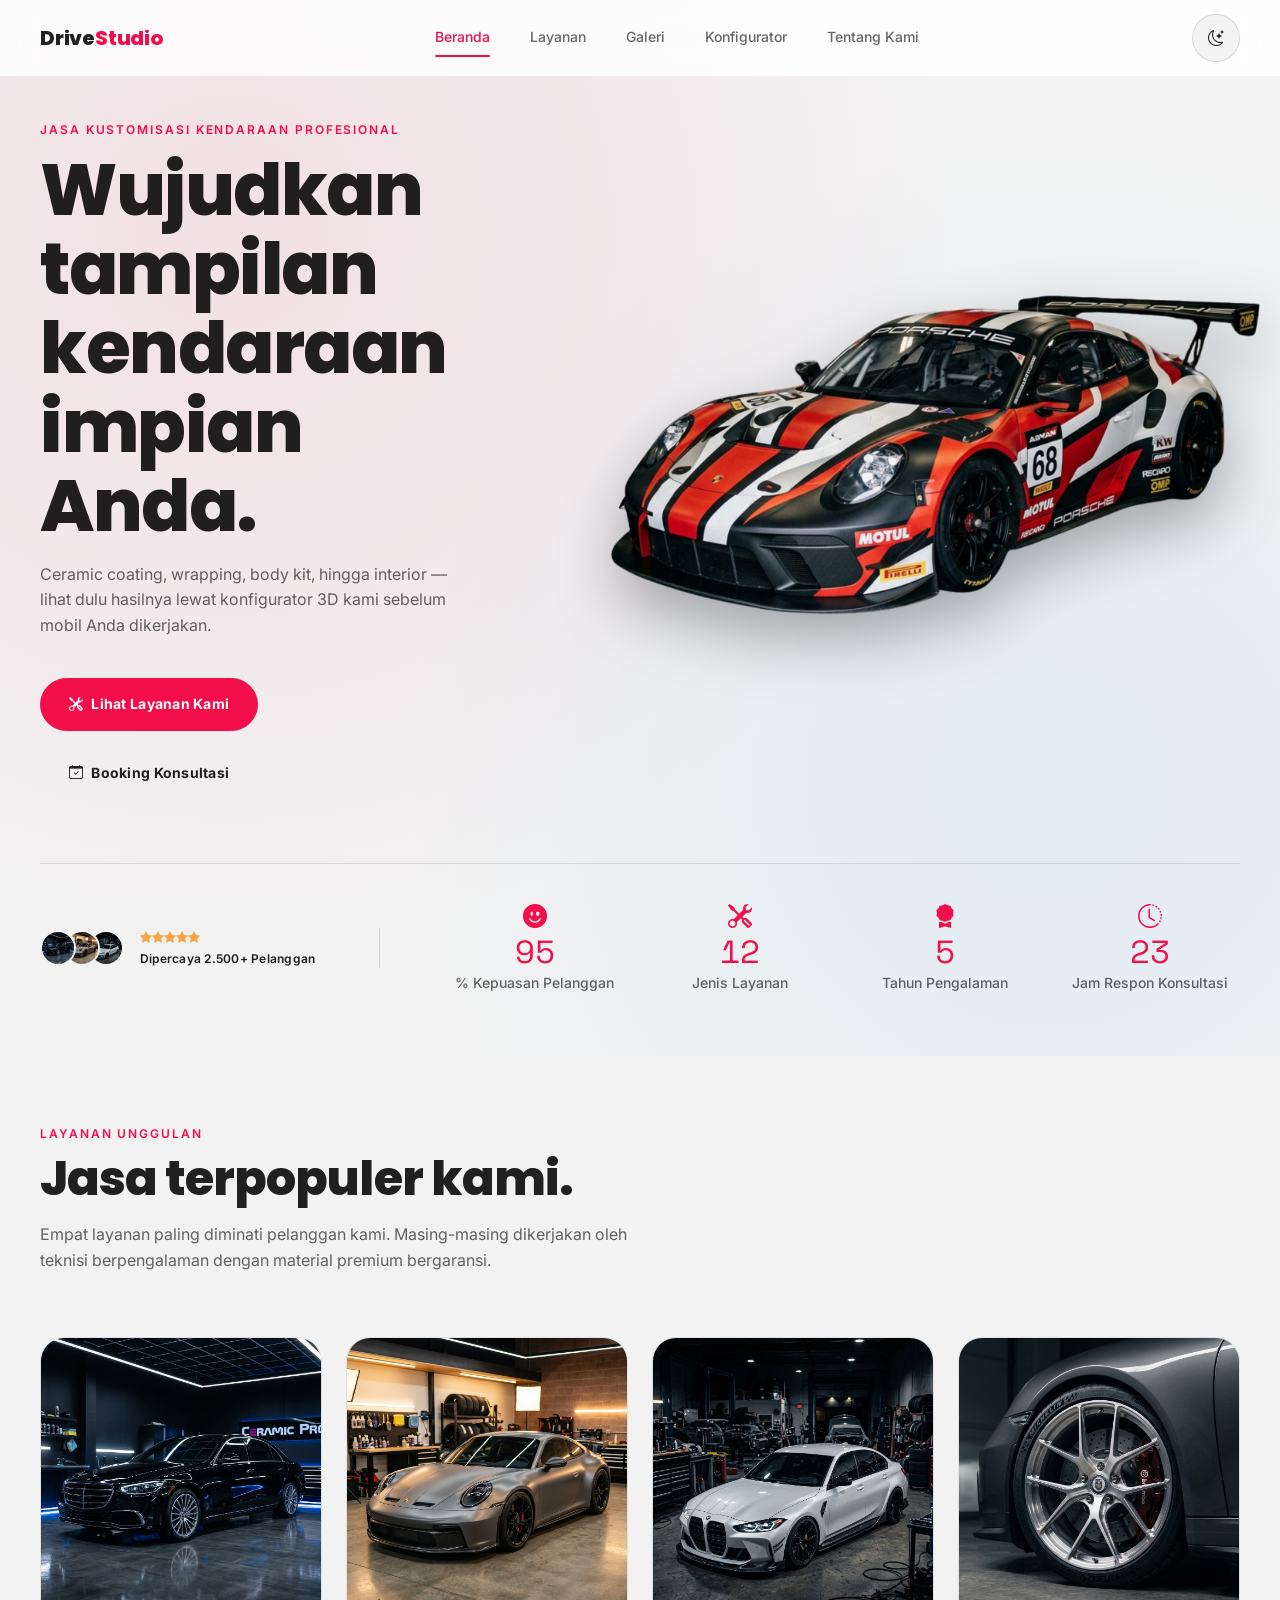
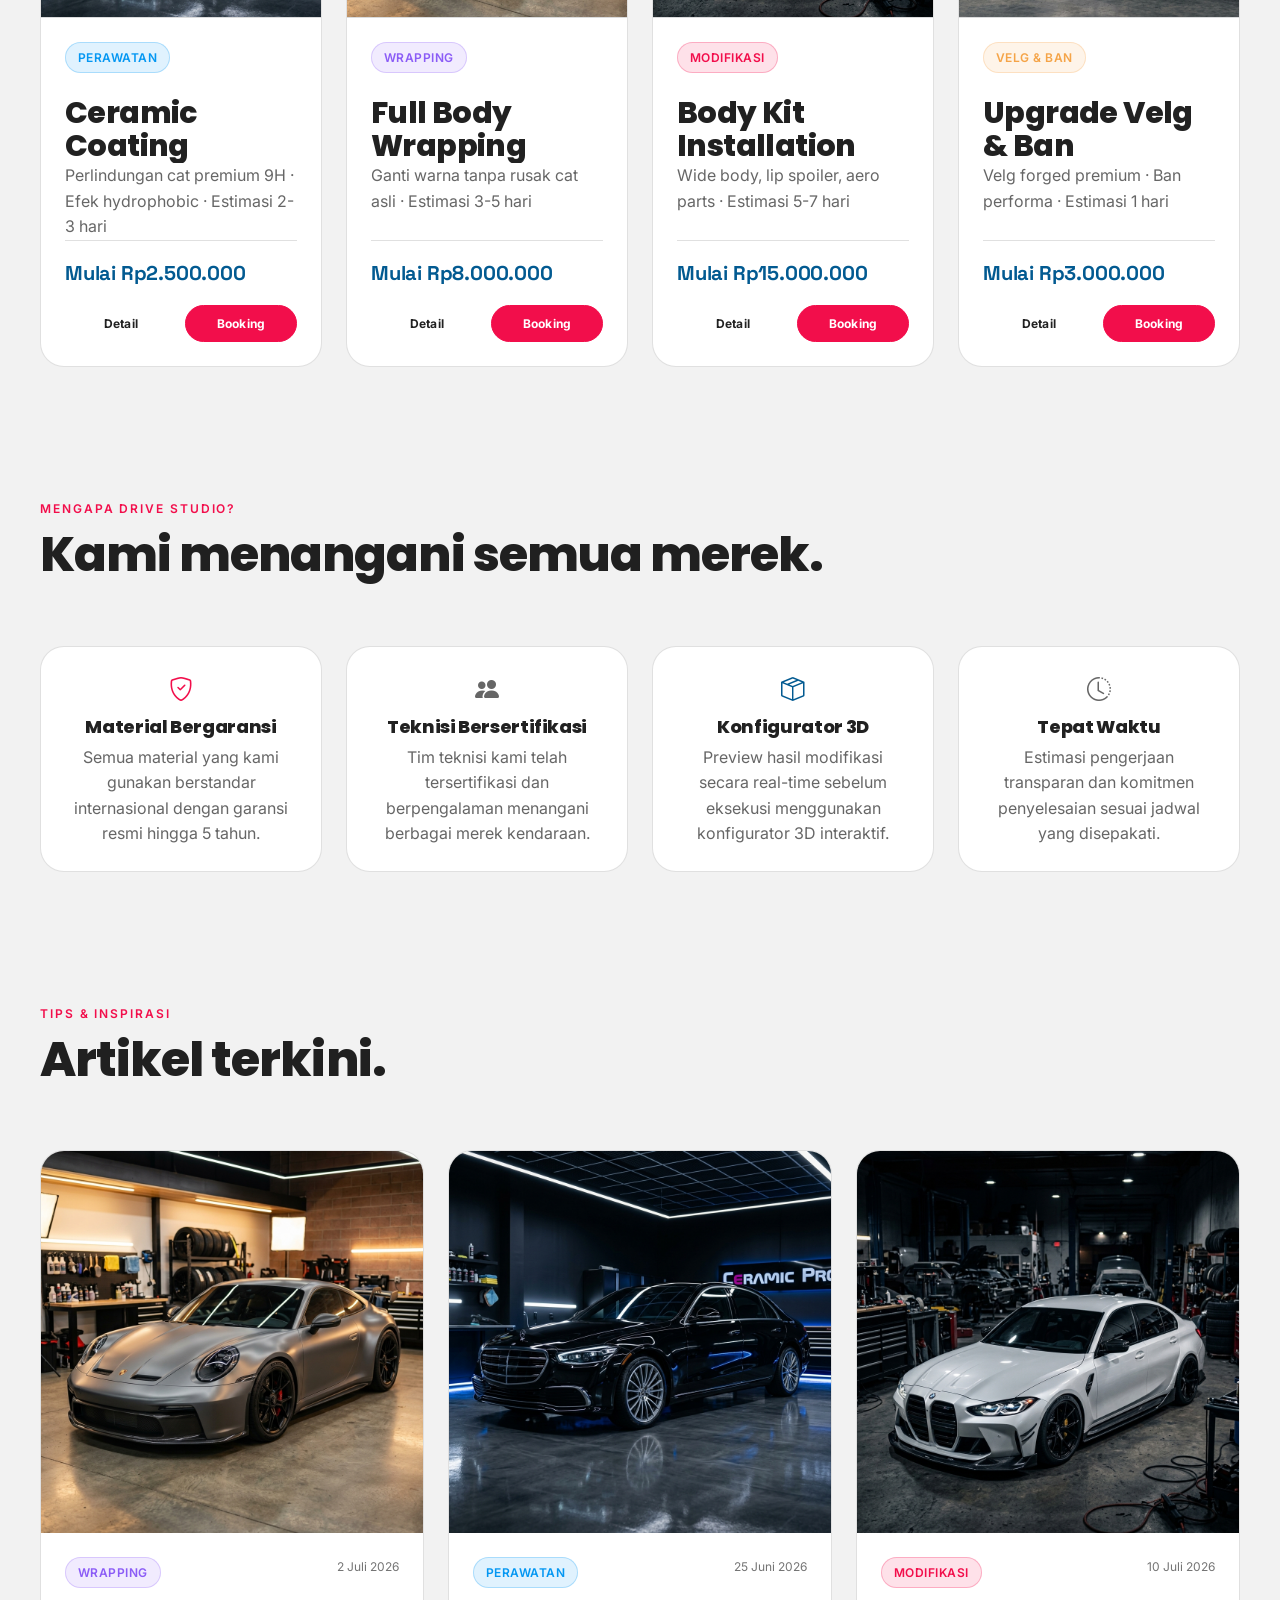
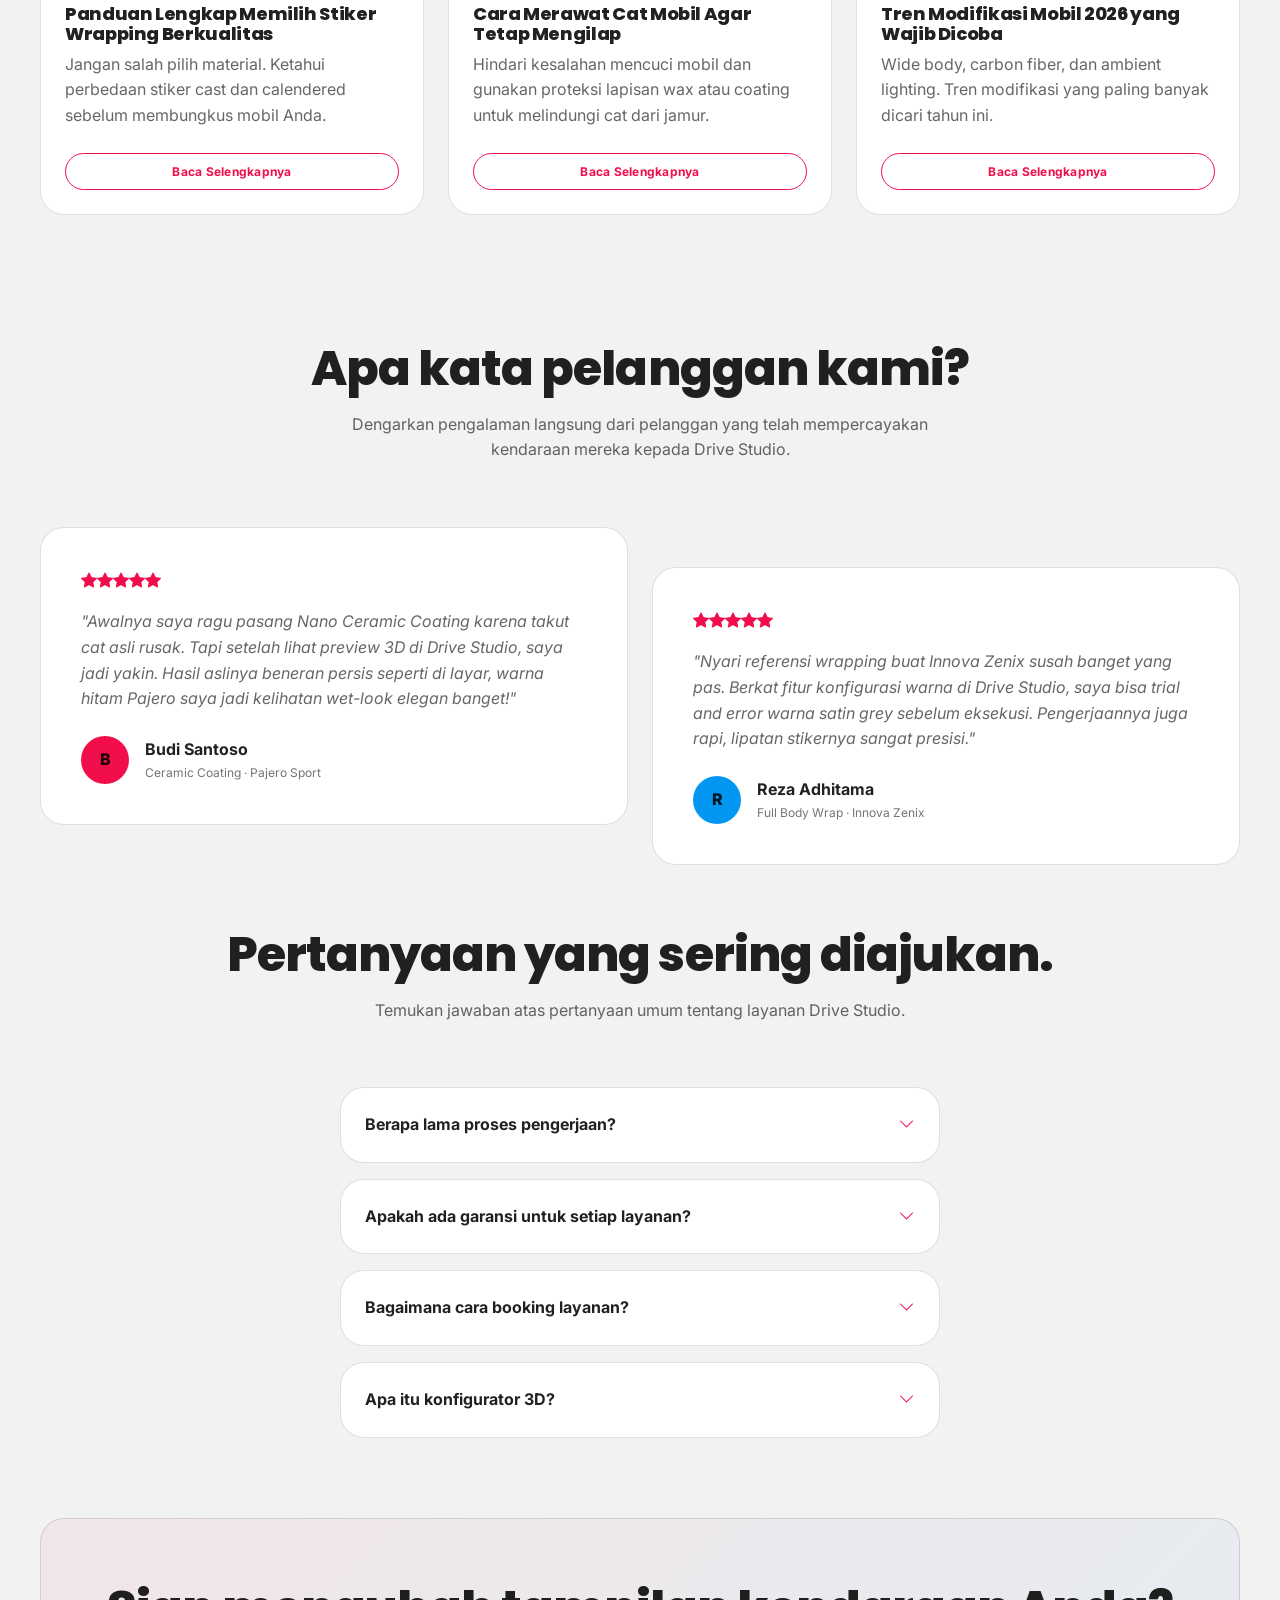
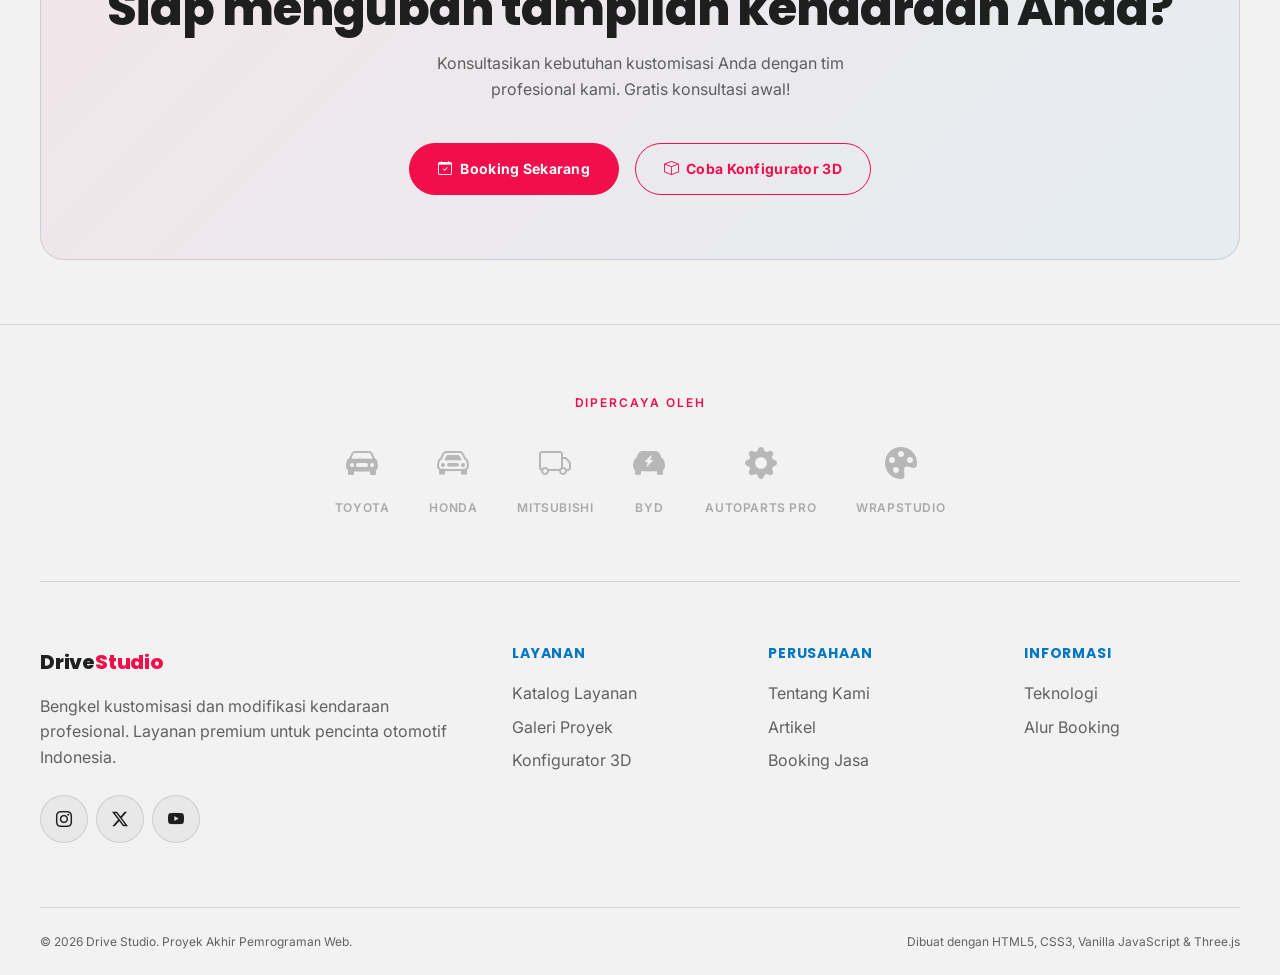
<file: index.html>
<!DOCTYPE html>
<html lang="id">
<head>
  <meta charset="UTF-8" />
  <meta name="viewport" content="width=device-width, initial-scale=1.0" />
  <title>Drive Studio | Jasa Kustomisasi Kendaraan Profesional</title>
  <meta name="description" content="Drive Studio adalah bengkel kustomisasi dan modifikasi kendaraan profesional di Indonesia. Layanan wrapping, ceramic coating, body kit, interior, dan konfigurator 3D." />

  <script>
    (function () {
      try {
        var saved = JSON.parse(localStorage.getItem('ds:theme'));
        if (saved === 'light') document.documentElement.dataset.theme = 'light';
      } catch (e) {}
    })();
  </script>

  <link rel="stylesheet" href="https://cdn.jsdelivr.net/npm/bootstrap-icons@1.11.3/font/bootstrap-icons.min.css" />
  <link rel="stylesheet" href="css/main.css?v=34" />
  <link rel="stylesheet" href="css/components.css?v=34" />
  <link rel="stylesheet" href="css/animations.css?v=34" />
  <link rel="stylesheet" href="css/pages.css?v=34" />
  <link rel="stylesheet" href="css/responsive.css?v=34" />

  <meta property="og:title" content="Drive Studio | Jasa Kustomisasi Kendaraan" />
  <meta property="og:description" content="Bengkel kustomisasi dan modifikasi kendaraan profesional di Indonesia." />
  <meta property="og:image" content="https://drivestudio.com/og-image.jpg" />
  <meta property="og:url" content="https://drivestudio.com/" />
  <meta property="og:type" content="website" />
  <meta name="twitter:card" content="summary_large_image" />
  <meta name="twitter:title" content="Drive Studio" />
  <meta name="twitter:description" content="Bengkel kustomisasi dan modifikasi kendaraan profesional." />
  <meta name="twitter:image" content="https://drivestudio.com/og-image.jpg" />
  <link rel="canonical" href="https://drivestudio.com/" />
  <link rel="icon" href="data:image/svg+xml,<svg xmlns=%22http://www.w3.org/2000/svg%22 viewBox=%220 0 100 100%22><text y=%22.9em%22 font-size=%2290%22>🚗</text></svg>" type="image/svg+xml" />

  <link rel="preconnect" href="https://cdn.jsdelivr.net" crossorigin />
  <link rel="preconnect" href="https://fonts.googleapis.com" crossorigin />
  <link rel="preconnect" href="https://fonts.gstatic.com" crossorigin />
</head>
<body data-page="home">
  <a href="#main-content" class="sr-only focusable-skip-link">Langsung ke konten utama</a>

  <div class="loading-screen" id="loadingScreen">
    <p class="loading-logo">DRIVE<span class="text-primary">STUDIO</span></p>
    <div class="loading-bar">
      <div class="loading-bar-fill" id="loadingBarFill"></div>
    </div>
  </div>

  <header class="navbar" id="navbar">
    <div class="container navbar-inner">
      <a href="index.html" class="navbar-brand">Drive<span>Studio</span></a>

      <nav class="navbar-links" aria-label="Navigasi Utama">
        <a href="index.html" class="is-active">Beranda</a>
        <a href="cars.html">Layanan</a>
        <a href="compare.html">Galeri</a>
        <a href="configurator.html">Konfigurator</a>
        <a href="about.html">Tentang Kami</a>
      </nav>

      <div class="navbar-actions">
        <button type="button" class="btn-icon" id="themeToggle" aria-label="Ubah Tema Terang/Gelap">
          <i class="bi bi-moon-stars" id="themeIcon"></i>
        </button>
        <button type="button" class="btn-icon navbar-toggle" id="navbarToggle" aria-label="Buka Menu" aria-expanded="false" aria-controls="navbarDrawer">
          <i class="bi bi-list" id="navbarToggleIcon"></i>
        </button>
      </div>
    </div>
  </header>

  <div class="navbar-drawer" id="navbarDrawer">
    <a href="index.html" class="is-active">Beranda</a>
    <a href="cars.html">Layanan</a>
    <a href="compare.html">Galeri</a>
    <a href="configurator.html">Konfigurator</a>
    <a href="about.html">Tentang Kami</a>
  </div>

  <main id="main-content">

    <!-- Hero -->
    <section class="hero">
      <div class="container">
        <div class="hero-content reveal-stagger">
          <div class="hero-copy">
            <p class="eyebrow reveal">Jasa Kustomisasi Kendaraan Profesional</p>
            <h1 class="reveal mt-2">Wujudkan tampilan kendaraan impian Anda.</h1>
            <p class="reveal mt-3" style="max-width: 48ch;">
              Ceramic coating, wrapping, body kit, hingga interior — lihat dulu hasilnya
              lewat konfigurator 3D kami sebelum mobil Anda dikerjakan.
            </p>
            <div class="hero-actions mt-5 reveal">
              <a href="cars.html" class="btn btn-primary">
                <i class="bi bi-tools"></i> Lihat Layanan Kami
              </a>
              <a href="about.html#contact" class="btn btn-ghost">
                <i class="bi bi-calendar-check"></i> Booking Konsultasi
              </a>
            </div>
          </div>

          <!-- Visual mobil Hero -->
          <div class="hero-visual reveal">
            <img class="hero-car" src="assets/images/HeroPict.png"
                 alt="Mobil hasil kustomisasi Drive Studio"
                 width="820" height="820" loading="eager" decoding="async" />
          </div>
        </div>

        <!-- Statistik & rating -->
        <div class="hero-stats-strip reveal">
          <div class="hero-proof">
            <div class="flex">
              <img width="36" height="36" src="assets/images/ceramic_coating.png" alt="Hasil Ceramic Coating" loading="lazy" decoding="async" style="width: 36px; height: 36px; border-radius: 50%; border: 2px solid var(--bg); margin-right: -12px; object-fit: cover; z-index: 3;" />
              <img width="36" height="36" src="assets/images/body_wrapping.png" alt="Hasil Body Wrapping" loading="lazy" decoding="async" style="width: 36px; height: 36px; border-radius: 50%; border: 2px solid var(--bg); margin-right: -12px; object-fit: cover; z-index: 2;" />
              <img width="36" height="36" src="assets/images/body_kit.png" alt="Hasil Body Kit" loading="lazy" decoding="async" style="width: 36px; height: 36px; border-radius: 50%; border: 2px solid var(--bg); object-fit: cover; z-index: 1;" />
            </div>
            <div class="text-left">
              <div class="text-warning fs-xs" style="margin-bottom: 2px;"><i class="bi bi-star-fill"></i><i class="bi bi-star-fill"></i><i class="bi bi-star-fill"></i><i class="bi bi-star-fill"></i><i class="bi bi-star-fill"></i></div>
              <p class="fs-xs text-high fw-600" style="margin:0; letter-spacing: 0.02em;">Dipercaya 2.500+ Pelanggan</p>
            </div>
          </div>

          <div class="hero-stats">
            <div>
              <i class="bi bi-emoji-smile-fill hero-stat-icon" aria-hidden="true"></i>
              <p class="stat-number numeric text-primary" data-counter="98">0</p>
              <p class="text-mid">% Kepuasan Pelanggan</p>
            </div>
            <div>
              <i class="bi bi-tools hero-stat-icon" aria-hidden="true"></i>
              <p class="stat-number numeric text-primary" data-counter="12">0</p>
              <p class="text-mid">Jenis Layanan</p>
            </div>
            <div>
              <i class="bi bi-award-fill hero-stat-icon" aria-hidden="true"></i>
              <p class="stat-number numeric text-primary" data-counter="5">0</p>
              <p class="text-mid">Tahun Pengalaman</p>
            </div>
            <div>
              <i class="bi bi-clock-history hero-stat-icon" aria-hidden="true"></i>
              <p class="stat-number numeric text-primary" data-counter="24">0</p>
              <p class="text-mid">Jam Respon Konsultasi</p>
            </div>
          </div>
        </div>
      </div>
    </section>

    <!-- Layanan Unggulan -->
    <section class="section" id="featured">
      <div class="container">
        <p class="eyebrow reveal">Layanan Unggulan</p>
        <h2 class="mt-2 reveal">Jasa terpopuler kami.</h2>
        <p class="text-mid mt-3 reveal" style="max-width: 60ch;">
          Empat layanan paling diminati pelanggan kami. Masing-masing dikerjakan oleh teknisi berpengalaman dengan material premium bergaransi.
        </p>

        <div class="grid grid-4 mt-6 reveal-stagger">
          <article class="card car-card reveal">
            <div class="car-card-media">
              <img width="600" height="400" src="assets/images/ceramic_coating.png" alt="Ceramic Coating" class="car-card-image" loading="lazy" decoding="async" />
            </div>
            <div class="card-body">
              <div class="flex justify-between items-center">
                <span class="badge badge-care">Perawatan</span>
              </div>
              <h3 class="mt-3">Ceramic Coating</h3>
              <p class="text-mid">Perlindungan cat premium 9H · Efek hydrophobic · Estimasi 2-3 hari</p>
              <div class="flex justify-between items-center mt-4">
                <p class="car-card-price">Mulai Rp2.500.000</p>
                <div class="flex gap-2">
                  <a href="detail.html?car=ceramic-coating" class="btn btn-ghost btn-sm">Detail</a>
                  <a href="about.html#contact" class="btn btn-primary btn-sm">Booking</a>
                </div>
              </div>
            </div>
          </article>

          <article class="card car-card reveal">
            <div class="car-card-media">
              <img width="600" height="400" src="assets/images/body_wrapping.png" alt="Full Body Wrapping" class="car-card-image" loading="lazy" decoding="async" />
            </div>
            <div class="card-body">
              <div class="flex justify-between items-center">
                <span class="badge badge-wrap">Wrapping</span>
              </div>
              <h3 class="mt-3">Full Body Wrapping</h3>
              <p class="text-mid">Ganti warna tanpa rusak cat asli · Estimasi 3-5 hari</p>
              <div class="flex justify-between items-center mt-4">
                <p class="car-card-price">Mulai Rp8.000.000</p>
                <div class="flex gap-2">
                  <a href="detail.html?car=full-body-wrap" class="btn btn-ghost btn-sm">Detail</a>
                  <a href="about.html#contact" class="btn btn-primary btn-sm">Booking</a>
                </div>
              </div>
            </div>
          </article>

          <article class="card car-card reveal">
            <div class="car-card-media">
              <img width="600" height="400" src="assets/images/body_kit.png" alt="Body Kit Installation" class="car-card-image" loading="lazy" decoding="async" />
            </div>
            <div class="card-body">
              <div class="flex justify-between items-center">
                <span class="badge badge-mod">Modifikasi</span>
              </div>
              <h3 class="mt-3">Body Kit Installation</h3>
              <p class="text-mid">Wide body, lip spoiler, aero parts · Estimasi 5-7 hari</p>
              <div class="flex justify-between items-center mt-4">
                <p class="car-card-price">Mulai Rp15.000.000</p>
                <div class="flex gap-2">
                  <a href="detail.html?car=body-kit" class="btn btn-ghost btn-sm">Detail</a>
                  <a href="about.html#contact" class="btn btn-primary btn-sm">Booking</a>
                </div>
              </div>
            </div>
          </article>

          <article class="card car-card reveal">
            <div class="car-card-media">
              <img width="600" height="400" src="assets/images/velg_upgrade.png" alt="Upgrade Velg & Ban" class="car-card-image" loading="lazy" decoding="async" />
            </div>
            <div class="card-body">
              <div class="flex justify-between items-center">
                <span class="badge badge-wheels">Velg & Ban</span>
              </div>
              <h3 class="mt-3">Upgrade Velg & Ban</h3>
              <p class="text-mid">Velg forged premium · Ban performa · Estimasi 1 hari</p>
              <div class="flex justify-between items-center mt-4">
                <p class="car-card-price">Mulai Rp3.000.000</p>
                <div class="flex gap-2">
                  <a href="detail.html?car=upgrade-velg" class="btn btn-ghost btn-sm">Detail</a>
                  <a href="about.html#contact" class="btn btn-primary btn-sm">Booking</a>
                </div>
              </div>
            </div>
          </article>
        </div>
      </div>
    </section>

    <!-- Keunggulan -->
    <section class="section" id="brands">
      <div class="container">
        <p class="eyebrow reveal">Mengapa Drive Studio?</p>
        <h2 class="mt-2 reveal">Kami menangani semua merek.</h2>

        <div class="grid grid-4 mt-6 reveal-stagger">
          <article class="card brand-card reveal">
            <p class="brand-wordmark text-primary"><i class="bi bi-shield-check" style="font-size: 1.5rem;"></i></p>
            <h4 class="mt-2">Material Bergaransi</h4>
            <p class="text-mid mt-2">Semua material yang kami gunakan berstandar internasional dengan garansi resmi hingga 5 tahun.</p>
          </article>
          <article class="card brand-card reveal">
            <p class="brand-wordmark"><i class="bi bi-people-fill" style="font-size: 1.5rem;"></i></p>
            <h4 class="mt-2">Teknisi Bersertifikasi</h4>
            <p class="text-mid mt-2">Tim teknisi kami telah tersertifikasi dan berpengalaman menangani berbagai merek kendaraan.</p>
          </article>
          <article class="card brand-card reveal">
            <p class="brand-wordmark text-accent"><i class="bi bi-box-seam" style="font-size: 1.5rem;"></i></p>
            <h4 class="mt-2">Konfigurator 3D</h4>
            <p class="text-mid mt-2">Preview hasil modifikasi secara real-time sebelum eksekusi menggunakan konfigurator 3D interaktif.</p>
          </article>
          <article class="card brand-card reveal">
            <p class="brand-wordmark"><i class="bi bi-clock-history" style="font-size: 1.5rem;"></i></p>
            <h4 class="mt-2">Tepat Waktu</h4>
            <p class="text-mid mt-2">Estimasi pengerjaan transparan dan komitmen penyelesaian sesuai jadwal yang disepakati.</p>
          </article>
        </div>
      </div>
    </section>

    <!-- Artikel & Tips -->
    <section class="section" id="news">
      <div class="container">
        <p class="eyebrow reveal">Tips & Inspirasi</p>
        <h2 class="mt-2 reveal">Artikel terkini.</h2>

        <div class="grid grid-3 mt-6 reveal-stagger">
          <article class="card overflow-hidden reveal" style="display: flex; flex-direction: column;">
            <div class="aspect-video">
              <img width="600" height="400" src="assets/images/body_wrapping.png" alt="Panduan Stiker Wrapping" class="w-full h-full object-cover" loading="lazy" />
            </div>
            <div class="card-body" style="flex: 1; display: flex; flex-direction: column;">
              <div>
                <span class="badge badge-wrap">Wrapping</span>
                <p class="text-low fs-xs" style="float: right;">2 Juli 2026</p>
              </div>
              <h3 class="mt-3" style="font-size: 1.125rem;">Panduan Lengkap Memilih Stiker Wrapping Berkualitas</h3>
              <p class="text-mid mt-2 mb-4">Jangan salah pilih material. Ketahui perbedaan stiker cast dan calendered sebelum membungkus mobil Anda.</p>
              <a href="article.html?id=panduan-stiker-wrapping" class="btn btn-outline btn-sm mt-auto w-full text-center d-block">Baca Selengkapnya</a>
            </div>
          </article>
          <article class="card overflow-hidden reveal" style="display: flex; flex-direction: column;">
            <div class="aspect-video">
              <img width="600" height="400" src="assets/images/ceramic_coating.png" alt="Merawat Cat Mobil" class="w-full h-full object-cover" loading="lazy" />
            </div>
            <div class="card-body" style="flex: 1; display: flex; flex-direction: column;">
              <div>
                <span class="badge badge-care">Perawatan</span>
                <p class="text-low fs-xs" style="float: right;">25 Juni 2026</p>
              </div>
              <h3 class="mt-3" style="font-size: 1.125rem;">Cara Merawat Cat Mobil Agar Tetap Mengilap</h3>
              <p class="text-mid mt-2 mb-4">Hindari kesalahan mencuci mobil dan gunakan proteksi lapisan wax atau coating untuk melindungi cat dari jamur.</p>
              <a href="article.html?id=merawat-cat-mengilap" class="btn btn-outline btn-sm mt-auto w-full text-center d-block">Baca Selengkapnya</a>
            </div>
          </article>
          <article class="card overflow-hidden reveal" style="display: flex; flex-direction: column;">
            <div class="aspect-video">
              <img width="600" height="400" src="assets/images/body_kit.png" alt="Tren Modifikasi 2026" class="w-full h-full object-cover" loading="lazy" />
            </div>
            <div class="card-body" style="flex: 1; display: flex; flex-direction: column;">
              <div>
                <span class="badge badge-mod">Modifikasi</span>
                <p class="text-low fs-xs" style="float: right;">10 Juli 2026</p>
              </div>
              <h3 class="mt-3" style="font-size: 1.125rem;">Tren Modifikasi Mobil 2026 yang Wajib Dicoba</h3>
              <p class="text-mid mt-2 mb-4">Wide body, carbon fiber, dan ambient lighting. Tren modifikasi yang paling banyak dicari tahun ini.</p>
              <a href="article.html?id=desain-mobil-2026" class="btn btn-outline btn-sm mt-auto w-full text-center d-block">Baca Selengkapnya</a>
            </div>
          </article>
        </div>
      </div>
    </section>

    <!-- Testimonials -->
    <section class="section" id="testimonials">
      <div class="container text-center reveal">
        <h2>Apa kata pelanggan kami?</h2>
        <p class="text-mid mt-3 mx-auto max-w-prose">
          Dengarkan pengalaman langsung dari pelanggan yang telah mempercayakan kendaraan mereka kepada Drive Studio.
        </p>
        
        <div class="grid grid-2 mt-6" style="text-align: left; align-items: start;">
          <div class="card" style="padding: var(--space-5);">
            <div class="text-primary" style="margin-bottom: var(--space-3);">
              <i class="bi bi-star-fill"></i><i class="bi bi-star-fill"></i><i class="bi bi-star-fill"></i><i class="bi bi-star-fill"></i><i class="bi bi-star-fill"></i>
            </div>
            <p class="text-mid" style="font-style: italic;">"Awalnya saya ragu pasang Nano Ceramic Coating karena takut cat asli rusak. Tapi setelah lihat preview 3D di Drive Studio, saya jadi yakin. Hasil aslinya beneran persis seperti di layar, warna hitam Pajero saya jadi kelihatan wet-look elegan banget!"</p>
            <div class="flex items-center mt-4 gap-3">
              <div class="flex justify-center items-center text-on-primary" style="width: 48px; height: 48px; background-color: var(--primary); border-radius: 50%; font-weight: 800;">B</div>
              <div>
                <p class="text-high" style="font-weight: 700; margin: 0;">Budi Santoso</p>
                <p class="text-low fs-xs" style="margin: 0;">Ceramic Coating · Pajero Sport</p>
              </div>
            </div>
          </div>
          
          <div class="card testimonial-offset" style="padding: var(--space-5);">
            <div class="text-primary" style="margin-bottom: var(--space-3);">
              <i class="bi bi-star-fill"></i><i class="bi bi-star-fill"></i><i class="bi bi-star-fill"></i><i class="bi bi-star-fill"></i><i class="bi bi-star-fill"></i>
            </div>
            <p class="text-mid" style="font-style: italic;">"Nyari referensi wrapping buat Innova Zenix susah banget yang pas. Berkat fitur konfigurasi warna di Drive Studio, saya bisa trial and error warna satin grey sebelum eksekusi. Pengerjaannya juga rapi, lipatan stikernya sangat presisi."</p>
            <div class="flex items-center mt-4 gap-3">
              <div class="flex justify-center items-center text-on-primary" style="width: 48px; height: 48px; background-color: var(--secondary); border-radius: 50%; font-weight: 800;">R</div>
              <div>
                <p class="text-high" style="font-weight: 700; margin: 0;">Reza Adhitama</p>
                <p class="text-low fs-xs" style="margin: 0;">Full Body Wrap · Innova Zenix</p>
              </div>
            </div>
          </div>
        </div>
      </div>
    </section>

    <!-- FAQ -->
    <section class="section" style="padding-top: 0;" id="faq">
      <div class="container text-center reveal">
        <h2>Pertanyaan yang sering diajukan.</h2>
        <p class="text-mid mt-3 mx-auto" style="max-width: 60ch;">
          Temukan jawaban atas pertanyaan umum tentang layanan Drive Studio.
        </p>

        <div class="accordion mx-auto mt-6" style="text-align: left; max-width: 600px;">
          <div class="accordion-item card mb-3" style="overflow: hidden; margin-bottom: var(--space-3);">
            <button class="accordion-header flex justify-between items-center text-high" style="width: 100%; padding: var(--space-4); background: transparent; border: 0; cursor: pointer; font-weight: 700; font-family: inherit; font-size: 1rem;" aria-expanded="false">
              <span style="text-align: left;">Berapa lama proses pengerjaan?</span>
              <i class="bi bi-chevron-down text-primary" style="transition: transform 0.3s ease;"></i>
            </button>
            <div class="accordion-content" style="overflow: hidden; transition: max-height 0.3s ease; max-height: 0;">
              <p class="text-mid" style="margin: 0; padding: 0 var(--space-4) var(--space-4) var(--space-4);">Tergantung jenis layanan. Ceramic coating membutuhkan 2-3 hari, full body wrapping 3-5 hari, dan body kit installation 5-7 hari. Estimasi yang lebih detail akan diinformasikan saat konsultasi.</p>
            </div>
          </div>

          <div class="accordion-item card mb-3" style="overflow: hidden; margin-bottom: var(--space-3);">
            <button class="accordion-header flex justify-between items-center text-high" style="width: 100%; padding: var(--space-4); background: transparent; border: 0; cursor: pointer; font-weight: 700; font-family: inherit; font-size: 1rem;" aria-expanded="false">
              <span style="text-align: left;">Apakah ada garansi untuk setiap layanan?</span>
              <i class="bi bi-chevron-down text-primary" style="transition: transform 0.3s ease;"></i>
            </button>
            <div class="accordion-content" style="overflow: hidden; transition: max-height 0.3s ease; max-height: 0;">
              <p class="text-mid" style="margin: 0; padding: 0 var(--space-4) var(--space-4) var(--space-4);">Ya, setiap layanan kami bergaransi. Ceramic coating bergaransi hingga 5 tahun, vinyl wrapping 3 tahun, dan body kit 2 tahun. Garansi mencakup cacat material dan pengerjaan.</p>
            </div>
          </div>

          <div class="accordion-item card mb-3" style="overflow: hidden; margin-bottom: var(--space-3);">
            <button class="accordion-header flex justify-between items-center text-high" style="width: 100%; padding: var(--space-4); background: transparent; border: 0; cursor: pointer; font-weight: 700; font-family: inherit; font-size: 1rem;" aria-expanded="false">
              <span style="text-align: left;">Bagaimana cara booking layanan?</span>
              <i class="bi bi-chevron-down text-primary" style="transition: transform 0.3s ease;"></i>
            </button>
            <div class="accordion-content" style="overflow: hidden; transition: max-height 0.3s ease; max-height: 0;">
              <p class="text-mid" style="margin: 0; padding: 0 var(--space-4) var(--space-4) var(--space-4);">Isi formulir booking di halaman Tentang Kami atau langsung hubungi kami via WhatsApp. Tim kami akan menghubungi Anda dalam 1x24 jam untuk konsultasi dan penjadwalan.</p>
            </div>
          </div>

          <div class="accordion-item card mb-3" style="overflow: hidden; margin-bottom: var(--space-3);">
            <button class="accordion-header flex justify-between items-center text-high" style="width: 100%; padding: var(--space-4); background: transparent; border: 0; cursor: pointer; font-weight: 700; font-family: inherit; font-size: 1rem;" aria-expanded="false">
              <span style="text-align: left;">Apa itu konfigurator 3D?</span>
              <i class="bi bi-chevron-down text-primary" style="transition: transform 0.3s ease;"></i>
            </button>
            <div class="accordion-content" style="overflow: hidden; transition: max-height 0.3s ease; max-height: 0;">
              <p class="text-mid" style="margin: 0; padding: 0 var(--space-4) var(--space-4) var(--space-4);">Konfigurator 3D adalah fitur eksklusif Drive Studio yang memungkinkan Anda memvisualisasikan perubahan warna cat, velg, kaca, dan livery pada model mobil 3D secara real-time sebelum melakukan modifikasi sebenarnya.</p>
            </div>
          </div>
        </div>
      </div>
    </section>

    <!-- CTA -->
    <section class="section" style="padding-top: 0;">
      <div class="container">
        <div class="cta-banner reveal">
          <h2>Siap mengubah tampilan kendaraan Anda?</h2>
          <p class="text-mid mt-3" style="max-width: 48ch; margin-inline: auto;">
            Konsultasikan kebutuhan kustomisasi Anda dengan tim profesional kami. Gratis konsultasi awal!
          </p>
          <div class="flex gap-3 justify-center mt-5 flex-wrap">
            <a href="about.html#contact" class="btn btn-primary">
              <i class="bi bi-calendar-check"></i> Booking Sekarang
            </a>
            <a href="configurator.html" class="btn btn-outline">
              <i class="bi bi-box"></i> Coba Konfigurator 3D
            </a>
          </div>
        </div>
      </div>
    </section>
  </main>

  <footer class="footer">
    <div class="container">
      <div class="footer-partners">
        <p class="eyebrow">Dipercaya Oleh</p>
        <div class="partner-logos mt-4">
          <div class="partner-logo" aria-label="Toyota"><i class="bi bi-car-front-fill"></i><span>Toyota</span></div>
          <div class="partner-logo" aria-label="Honda"><i class="bi bi-car-front"></i><span>Honda</span></div>
          <div class="partner-logo" aria-label="Mitsubishi"><i class="bi bi-truck"></i><span>Mitsubishi</span></div>
          <div class="partner-logo" aria-label="BYD"><i class="bi bi-ev-front-fill"></i><span>BYD</span></div>
          <div class="partner-logo" aria-label="AutoParts Pro"><i class="bi bi-gear-fill"></i><span>AutoParts Pro</span></div>
          <div class="partner-logo" aria-label="WrapStudio"><i class="bi bi-palette-fill"></i><span>WrapStudio</span></div>
        </div>
      </div>

      <div class="footer-grid">
        <div>
          <a href="index.html" class="navbar-brand">Drive<span>Studio</span></a>
          <p class="mt-3">Bengkel kustomisasi dan modifikasi kendaraan profesional. Layanan premium untuk pencinta otomotif Indonesia.</p>
          <div class="social-links mt-4">
            <a href="javascript:void(0)" class="btn-icon" aria-label="Instagram"><i class="bi bi-instagram"></i></a>
            <a href="javascript:void(0)" class="btn-icon" aria-label="X (Twitter)"><i class="bi bi-twitter-x"></i></a>
            <a href="javascript:void(0)" class="btn-icon" aria-label="YouTube"><i class="bi bi-youtube"></i></a>
          </div>
        </div>

        <div>
          <h4 class="footer-heading">Layanan</h4>
          <nav class="footer-links">
            <a href="cars.html">Katalog Layanan</a>
            <a href="compare.html">Galeri Proyek</a>
            <a href="configurator.html">Konfigurator 3D</a>
          </nav>
        </div>

        <div>
          <h4 class="footer-heading">Perusahaan</h4>
          <nav class="footer-links">
            <a href="about.html">Tentang Kami</a>
            <a href="index.html#news">Artikel</a>
            <a href="about.html#contact">Booking Jasa</a>
          </nav>
        </div>

        <div>
          <h4 class="footer-heading">Informasi</h4>
          <nav class="footer-links">
            <a href="about.html#tech">Teknologi</a>
            <a href="about.html#roadmap">Alur Booking</a>
          </nav>
        </div>
      </div>

      <div class="footer-bottom">
        <p>&copy; 2026 Drive Studio. Proyek Akhir Pemrograman Web.</p>
        <p>Dibuat dengan HTML5, CSS3, Vanilla JavaScript &amp; Three.js</p>
      </div>
    </div>
  </footer>

  <script type="module">
    import { initNavbar } from './js/nav.js';
    import { initScrollReveal, initCounters, initLoadingScreen, initAccordion } from './js/utils.js';

    initNavbar();
    initScrollReveal();
    initCounters();
    initLoadingScreen();
    initAccordion();

    // Theme toggle
    const toggle = document.getElementById('themeToggle');
    const icon = document.getElementById('themeIcon');
    if (toggle) {
      const saved = (() => { try { return JSON.parse(localStorage.getItem('ds:theme')); } catch { return null; } })();
      if (saved === 'light') {
        document.documentElement.dataset.theme = 'light';
        if (icon) icon.className = 'bi bi-sun-fill';
      }
      toggle.addEventListener('click', () => {
        const isLight = document.documentElement.dataset.theme === 'light';
        if (isLight) {
          delete document.documentElement.dataset.theme;
          if (icon) icon.className = 'bi bi-moon-stars';
          try { localStorage.setItem('ds:theme', JSON.stringify('dark')); } catch {}
        } else {
          document.documentElement.dataset.theme = 'light';
          if (icon) icon.className = 'bi bi-sun-fill';
          try { localStorage.setItem('ds:theme', JSON.stringify('light')); } catch {}
        }
      });
    }
  </script>
</body>
</html>
</file>
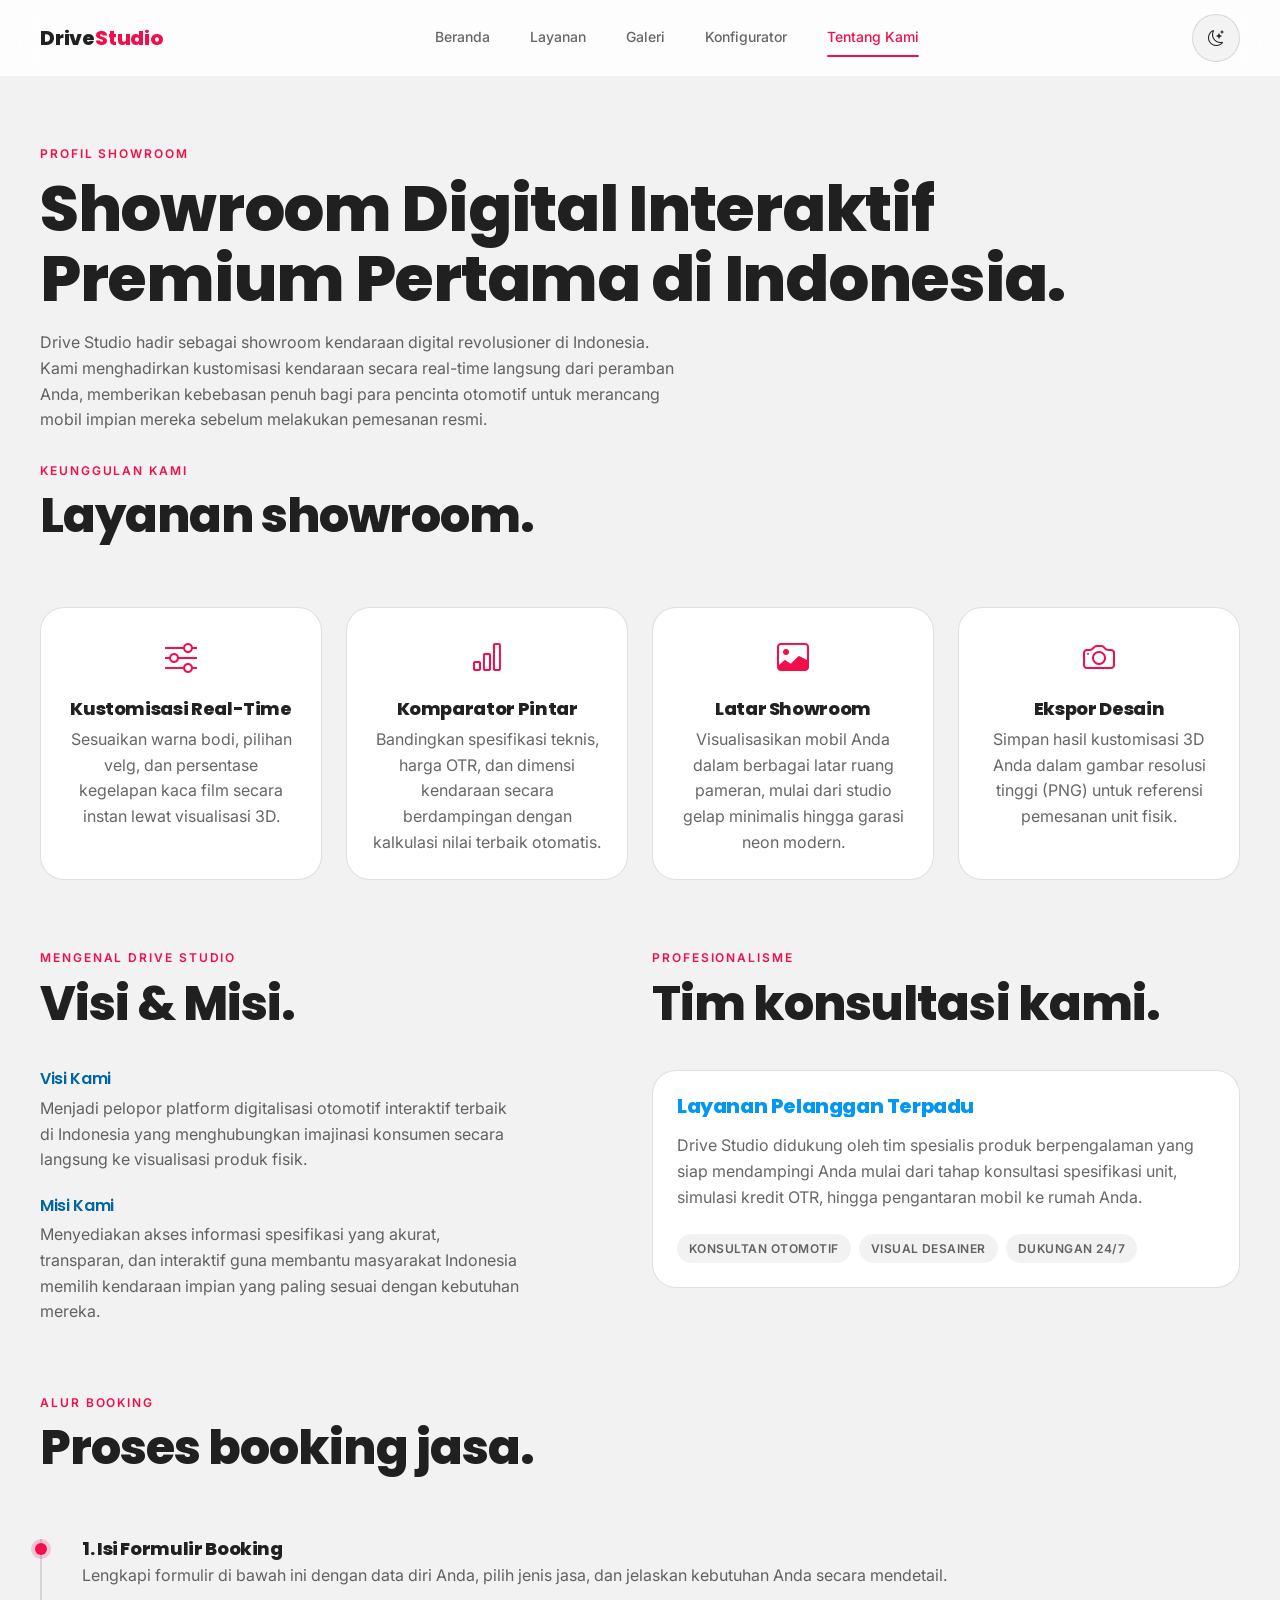
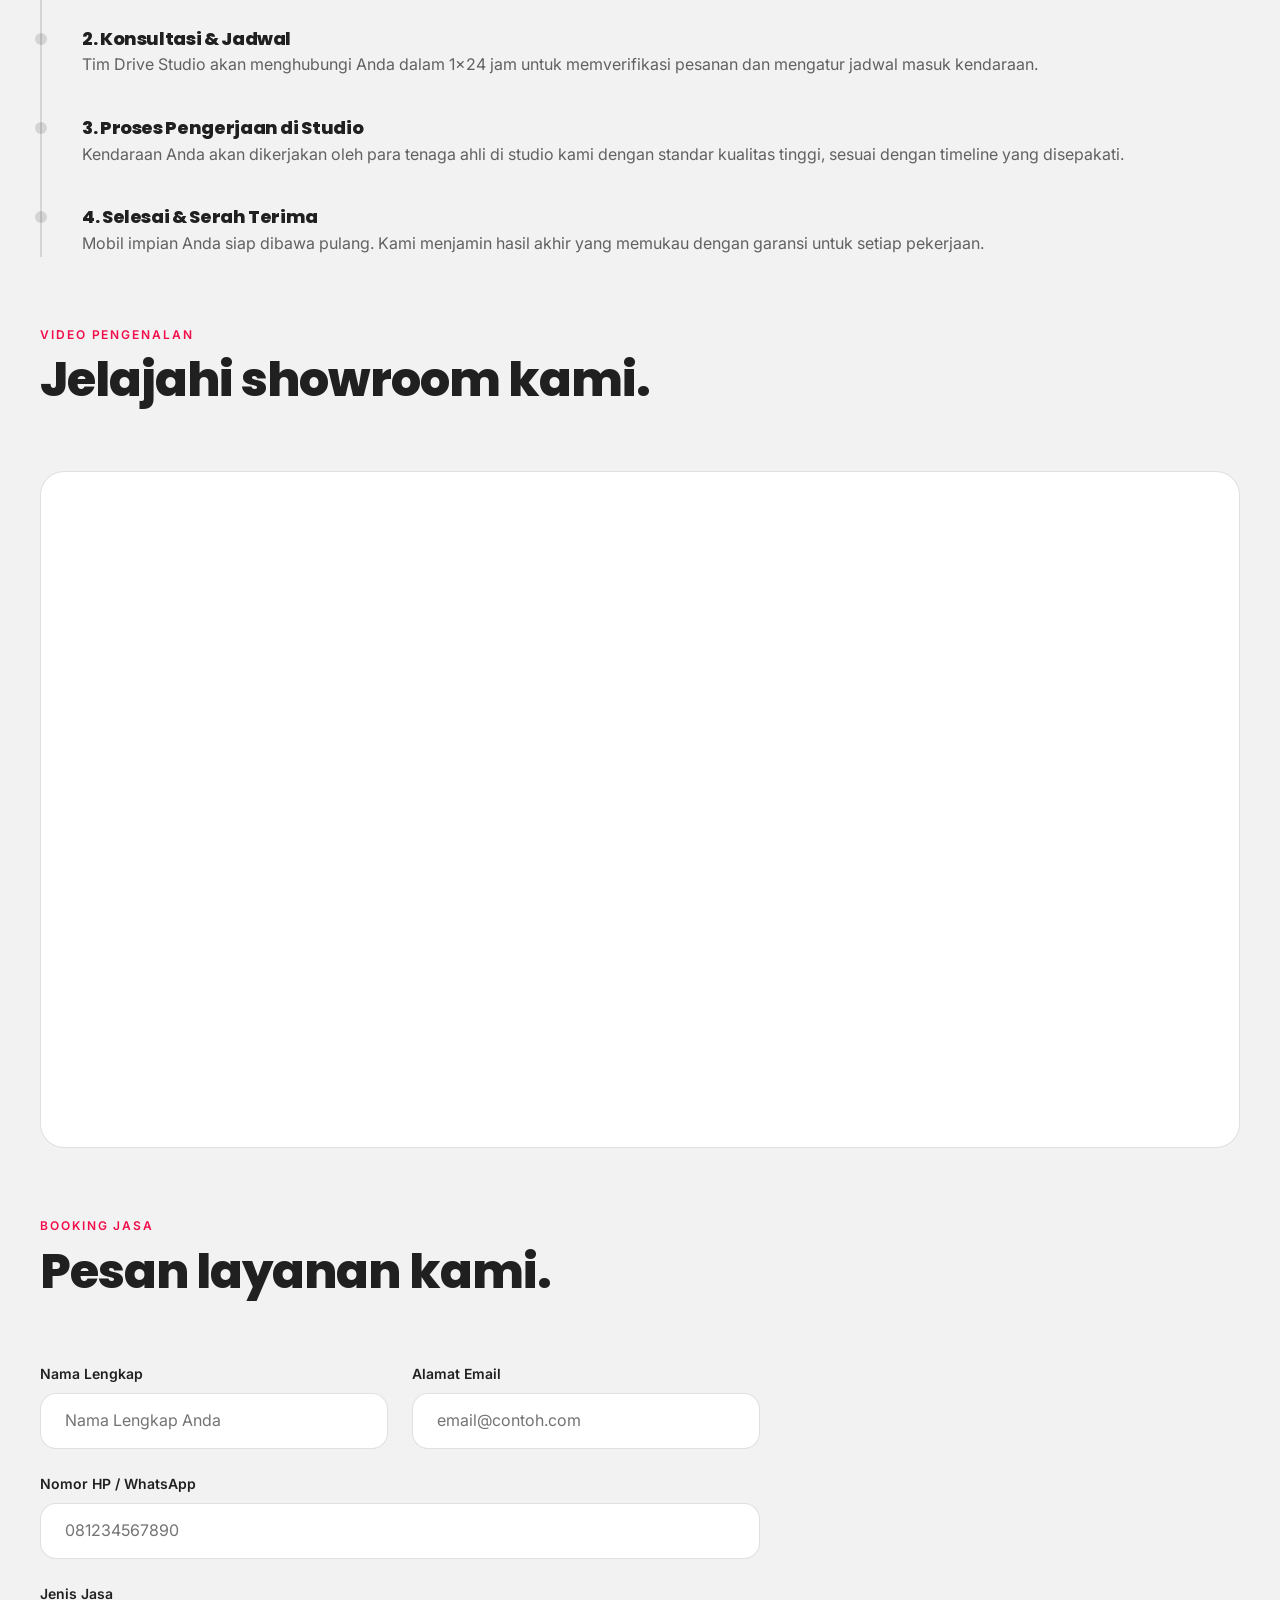
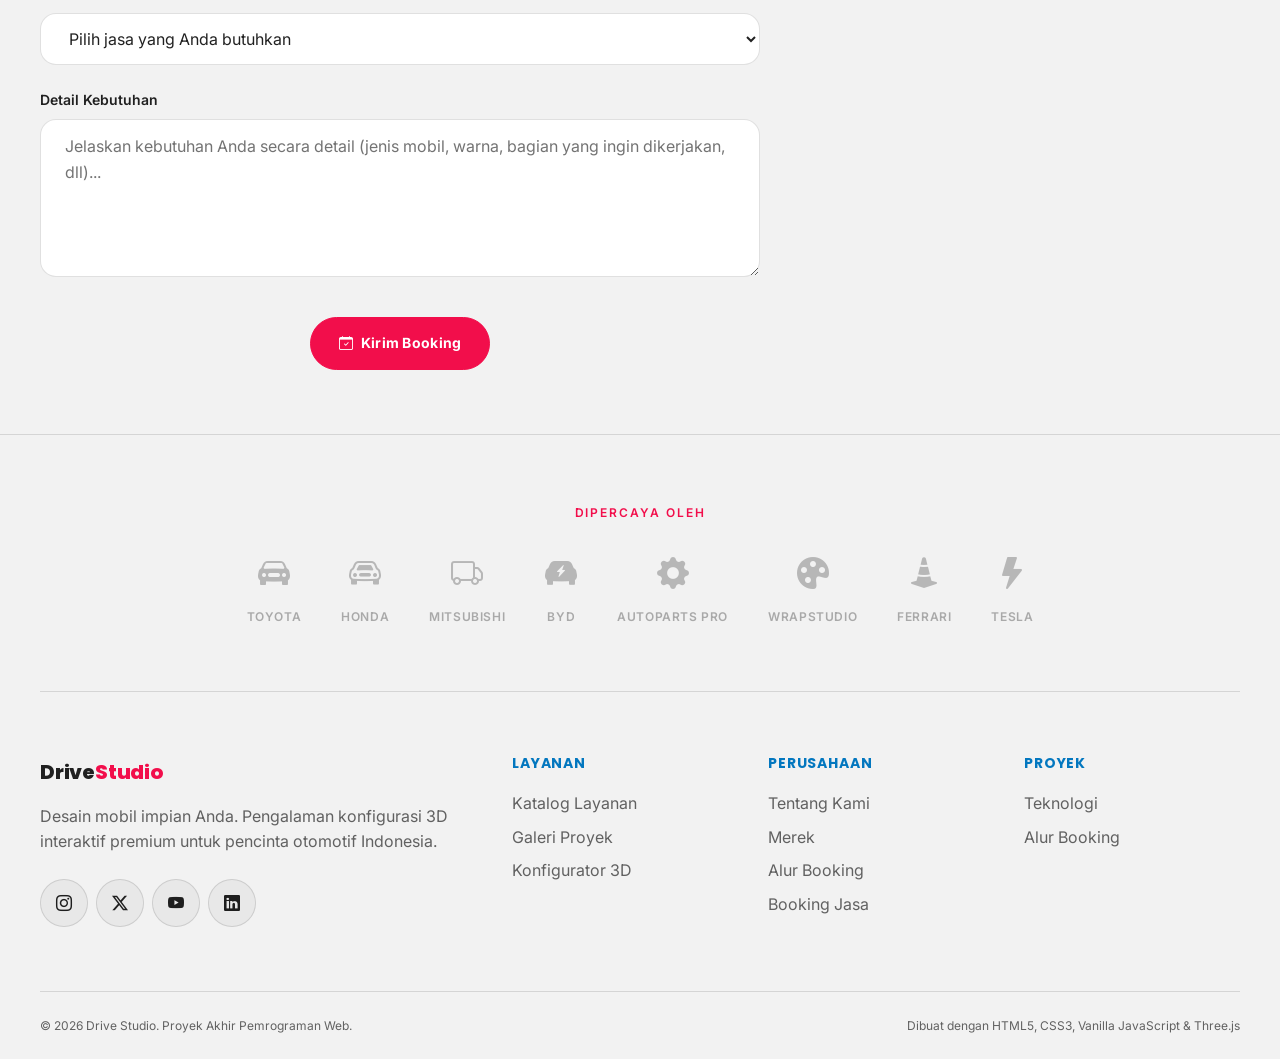
<file: about.html>
<!DOCTYPE html>
<html lang="id">
<head>
  <meta charset="UTF-8" />
  <meta name="viewport" content="width=device-width, initial-scale=1.0" />
  <title>Tentang Kami | Drive Studio</title>
  <meta name="description" content="Ketahui lebih lanjut tentang showroom digital Drive Studio, layanan kustomisasi 3D kami, serta hubungi tim konsultan kami." />

  <script>
    (function () {
      document.documentElement.classList.add('js');
    })();
  </script>

  <link rel="stylesheet" href="https://cdn.jsdelivr.net/npm/bootstrap-icons@1.11.3/font/bootstrap-icons.min.css" />
  <link rel="stylesheet" href="css/main.css?v=34" />
  <link rel="stylesheet" href="css/components.css?v=34" />
  <link rel="stylesheet" href="css/animations.css?v=34" />
  <link rel="stylesheet" href="css/pages.css?v=34" />
  <link rel="stylesheet" href="css/responsive.css?v=34" />

  <!-- SEO & Social Meta -->
  <meta property="og:title" content="Drive Studio | Desain Mobil Impian Anda" />
  <meta property="og:description" content="Konfigurator 3D interaktif premium untuk mobil." />
  <meta property="og:image" content="https://drivestudio.com/og-image.jpg" />
  <meta property="og:url" content="https://drivestudio.com/" />
  <meta property="og:type" content="website" />
  <meta name="twitter:card" content="summary_large_image" />
  <meta name="twitter:title" content="Drive Studio" />
  <meta name="twitter:description" content="Konfigurator 3D interaktif premium untuk mobil." />
  <meta name="twitter:image" content="https://drivestudio.com/og-image.jpg" />
  <link rel="canonical" href="https://drivestudio.com/" />
  <link rel="icon" href="data:image/svg+xml,<svg xmlns=%22http://www.w3.org/2000/svg%22 viewBox=%220 0 100 100%22><text y=%22.9em%22 font-size=%2290%22>🚗</text></svg>" type="image/svg+xml" />

  <!-- Preconnect Hints -->
  <link rel="preconnect" href="https://cdn.jsdelivr.net" crossorigin />
  <link rel="preconnect" href="https://unpkg.com" crossorigin />
  <link rel="preconnect" href="https://fonts.googleapis.com" crossorigin />
  <link rel="preconnect" href="https://fonts.gstatic.com" crossorigin />
  <link rel="preconnect" href="https://www.youtube.com" crossorigin />
  <link rel="preconnect" href="https://i.ytimg.com" crossorigin />
</head>
<body data-page="about">
  <a href="#main-content" class="sr-only focusable-skip-link">Langsung ke konten utama</a>


  <div class="loading-screen" id="loadingScreen">
    <p class="loading-logo">DRIVE<span class="text-primary">STUDIO</span></p>
    <div class="loading-bar">
      <div class="loading-bar-fill" id="loadingBarFill"></div>
    </div>
  </div>

  <header class="navbar" id="navbar">
    <div class="container navbar-inner">
      <a href="index.html" class="navbar-brand">Drive<span>Studio</span></a>

      <nav class="navbar-links" aria-label="Navigasi Utama">
        <a href="index.html">Beranda</a>
        <a href="cars.html">Layanan</a>
        <a href="compare.html">Galeri</a>
        <a href="configurator.html">Konfigurator</a>
        <a href="about.html" class="is-active">Tentang Kami</a>
      </nav>

      <div class="navbar-actions">
        <button type="button" class="btn-icon" id="themeToggle" aria-label="Ubah Tema Terang/Gelap">
          <i class="bi bi-moon-stars" id="themeIcon"></i>
        </button>
        <button type="button" class="btn-icon navbar-toggle" id="navbarToggle" aria-label="Buka Menu" aria-expanded="false" aria-controls="navbarDrawer">
          <i class="bi bi-list" id="navbarToggleIcon"></i>
        </button>
      </div>
    </div>
  </header>

  <div class="navbar-drawer" id="navbarDrawer">
    <a href="index.html">Beranda</a>
    <a href="cars.html">Layanan</a>
    <a href="compare.html">Galeri</a>
    <a href="configurator.html">Konfigurator</a>
    <a href="about.html" class="is-active">Tentang Kami</a>
  </div>

  <main id="main-content">
    <section class="page-hero">
      <div class="container">
        <p class="eyebrow reveal">Profil Showroom</p>
        <h1 class="mt-2 reveal fs-h2">Showroom Digital Interaktif Premium Pertama di Indonesia.</h1>
        <p class="text-mid mt-3 reveal max-w-prose">
          Drive Studio hadir sebagai showroom kendaraan digital revolusioner di Indonesia. Kami menghadirkan kustomisasi kendaraan secara real-time langsung dari peramban Anda, memberikan kebebasan penuh bagi para pencinta otomotif untuk merancang mobil impian mereka sebelum melakukan pemesanan resmi.
        </p>
      </div>
    </section>

    <!-- Services / Features -->
    <section class="section pt-0" id="tech">
      <div class="container">
        <p class="eyebrow reveal">Keunggulan Kami</p>
        <h2 class="mt-2 reveal">Layanan showroom.</h2>

        <div class="grid grid-4 mt-6 reveal-stagger">
          <article class="card tech-card reveal">
            <i class="bi bi-sliders"></i>
            <h3 class="mt-3" style="font-size: 1.125rem;">Kustomisasi Real-Time</h3>
            <p class="text-mid mt-2">Sesuaikan warna bodi, pilihan velg, dan persentase kegelapan kaca film secara instan lewat visualisasi 3D.</p>
          </article>
          <article class="card tech-card reveal">
            <i class="bi bi-bar-chart"></i>
            <h3 class="mt-3" style="font-size: 1.125rem;">Komparator Pintar</h3>
            <p class="text-mid mt-2">Bandingkan spesifikasi teknis, harga OTR, dan dimensi kendaraan secara berdampingan dengan kalkulasi nilai terbaik otomatis.</p>
          </article>
          <article class="card tech-card reveal">
            <i class="bi bi-image"></i>
            <h3 class="mt-3" style="font-size: 1.125rem;">Latar Showroom</h3>
            <p class="text-mid mt-2">Visualisasikan mobil Anda dalam berbagai latar ruang pameran, mulai dari studio gelap minimalis hingga garasi neon modern.</p>
          </article>
          <article class="card tech-card reveal">
            <i class="bi bi-camera"></i>
            <h3 class="mt-3" style="font-size: 1.125rem;">Ekspor Desain</h3>
            <p class="text-mid mt-2">Simpan hasil kustomisasi 3D Anda dalam gambar resolusi tinggi (PNG) untuk referensi pemesanan unit fisik.</p>
          </article>
        </div>
      </div>
    </section>

    <!-- Team and Visi Misi -->
    <section class="section pt-0">
      <div class="container">
        <div class="grid grid-2 gap-5 items-start">
          <div class="reveal">
            <p class="eyebrow">Mengenal Drive Studio</p>
            <h2 class="mt-2">Visi &amp; Misi.</h2>
            <div class="mt-5">
              <h4 class="fs-base fw-600 text-secondary">Visi Kami</h4>
              <p class="text-mid mt-2 max-w-sm">
                Menjadi pelopor platform digitalisasi otomotif interaktif terbaik di Indonesia yang menghubungkan imajinasi konsumen secara langsung ke visualisasi produk fisik.
              </p>
            </div>
            <div class="mt-4">
              <h4 class="fs-base fw-600 text-secondary">Misi Kami</h4>
              <p class="text-mid mt-2 max-w-sm">
                Menyediakan akses informasi spesifikasi yang akurat, transparan, dan interaktif guna membantu masyarakat Indonesia memilih kendaraan impian yang paling sesuai dengan kebutuhan mereka.
              </p>
            </div>
          </div>

          <div class="reveal">
            <p class="eyebrow">Profesionalisme</p>
            <h2 class="mt-2">Tim konsultasi kami.</h2>
            <div class="card mt-5">
              <div class="card-body">
                <h3 style="font-size: 1.25rem; color: var(--secondary);">Layanan Pelanggan Terpadu</h3>
                <p class="text-mid mt-3">
                  Drive Studio didukung oleh tim spesialis produk berpengalaman yang siap mendampingi Anda mulai dari tahap konsultasi spesifikasi unit, simulasi kredit OTR, hingga pengantaran mobil ke rumah Anda.
                </p>
                <div class="flex gap-2 mt-4" style="flex-wrap: wrap;">
                  <span class="badge">Konsultan Otomotif</span>
                  <span class="badge">Visual Desainer</span>
                  <span class="badge">Dukungan 24/7</span>
                </div>
              </div>
            </div>
          </div>
        </div>
      </div>
    </section>

    <!-- Booking Process Flow -->
    <section class="section pt-0" id="roadmap">
      <div class="container">
        <p class="eyebrow reveal">Alur Booking</p>
        <h2 class="mt-2 reveal">Proses booking jasa.</h2>

        <ol class="timeline mt-6 reveal-stagger">
          <li class="timeline-item is-complete reveal">
            <span class="timeline-marker"></span>
            <h3 style="font-size: 1.125rem;">1. Isi Formulir Booking</h3>
            <p class="text-mid mt-1">Lengkapi formulir di bawah ini dengan data diri Anda, pilih jenis jasa, dan jelaskan kebutuhan Anda secara mendetail.</p>
          </li>
          <li class="timeline-item reveal">
            <span class="timeline-marker"></span>
            <h3 style="font-size: 1.125rem;">2. Konsultasi & Jadwal</h3>
            <p class="text-mid mt-1">Tim Drive Studio akan menghubungi Anda dalam 1×24 jam untuk memverifikasi pesanan dan mengatur jadwal masuk kendaraan.</p>
          </li>
          <li class="timeline-item reveal">
            <span class="timeline-marker"></span>
            <h3 style="font-size: 1.125rem;">3. Proses Pengerjaan di Studio</h3>
            <p class="text-mid mt-1">Kendaraan Anda akan dikerjakan oleh para tenaga ahli di studio kami dengan standar kualitas tinggi, sesuai dengan timeline yang disepakati.</p>
          </li>
          <li class="timeline-item reveal">
            <span class="timeline-marker"></span>
            <h3 style="font-size: 1.125rem;">4. Selesai & Serah Terima</h3>
            <p class="text-mid mt-1">Mobil impian Anda siap dibawa pulang. Kami menjamin hasil akhir yang memukau dengan garansi untuk setiap pekerjaan.</p>
          </li>
        </ol>
      </div>
    </section>

    <!-- Video -->
    <section class="section pt-0" id="video">
      <div class="container">
        <p class="eyebrow reveal">Video Pengenalan</p>
        <h2 class="mt-2 reveal">Jelajahi showroom kami.</h2>
        <div class="video-wrapper mt-6 reveal">
          <iframe
            src="https://www.youtube.com/embed/Mf4tzg7GOQY?si=tN3nOQ-6UyCKu-b1"
            title="Drive Studio showroom preview"
            style="border: 0;"
            allow="accelerometer; autoplay; clipboard-write; encrypted-media; gyroscope; picture-in-picture"
            allowfullscreen
            loading="lazy"
          ></iframe>
        </div>
      </div>
    </section>

    <!-- Booking Jasa -->
    <section class="section pt-0" id="contact">
      <div class="container">
        <p class="eyebrow reveal">Booking Jasa</p>
        <h2 class="mt-2 reveal">Pesan layanan kami.</h2>
        <form class="contact-form mt-6 reveal" id="contactForm" novalidate>
          <div class="form-grid">
            <div class="form-group">
              <label for="contactName" class="form-label">Nama Lengkap</label>
              <input type="text" class="input" id="contactName" name="name" placeholder="Nama Lengkap Anda" required minlength="3" />
              <p class="form-error" id="nameError" hidden><i class="bi bi-exclamation-circle"></i> Nama minimal 3 karakter.</p>
            </div>
            <div class="form-group">
              <label for="contactEmail" class="form-label">Alamat Email</label>
              <input type="email" class="input" id="contactEmail" name="email" placeholder="email@contoh.com" required />
              <p class="form-error" id="emailError" hidden><i class="bi bi-exclamation-circle"></i> Email harus mengandung karakter "@" yang valid.</p>
            </div>
          </div>
          <div class="form-group mt-4">
            <label for="contactPhone" class="form-label">Nomor HP / WhatsApp</label>
            <input type="tel" class="input" id="contactPhone" name="phone" placeholder="081234567890" required />
            <p class="form-error" id="phoneError" hidden><i class="bi bi-exclamation-circle"></i> Nomor HP/WhatsApp tidak valid (minimal 9 digit).</p>
          </div>
          <div class="form-group mt-4">
            <label for="contactService" class="form-label">Jenis Jasa</label>
            <select class="select" id="contactService" name="service" required>
              <option value="" disabled selected>Pilih jasa yang Anda butuhkan</option>
              <option value="desain">Jasa Desain</option>
              <option value="stiker">Jasa Pemasangan Stiker</option>
              <option value="cat">Jasa Cat Mobil</option>
              <option value="suku-cadang">Jasa Suku Cadang</option>
            </select>
            <p class="form-error" id="serviceError" hidden><i class="bi bi-exclamation-circle"></i> Silakan pilih jenis jasa.</p>
          </div>
          <div class="form-group mt-4">
            <label for="contactMessage" class="form-label">Detail Kebutuhan</label>
            <textarea class="input" id="contactMessage" name="message" rows="5" placeholder="Jelaskan kebutuhan Anda secara detail (jenis mobil, warna, bagian yang ingin dikerjakan, dll)..." required></textarea>
            <p class="form-error" id="messageError" hidden><i class="bi bi-exclamation-circle"></i> Pesan tidak boleh kosong.</p>
          </div>
          <button type="submit" class="btn btn-primary mt-5">
            <i class="bi bi-calendar-check"></i> Kirim Booking
          </button>
        </form>
        <div class="form-success mt-5" id="formSuccess" hidden>
          <i class="bi bi-check-circle" style="font-size: 2.5rem; color: #4caf50;"></i>
          <p class="mt-3" style="color: var(--secondary); font-weight: 600;">Booking Berhasil Dikirim!</p>
          <p class="text-mid mt-2">Terima kasih telah mempercayakan kebutuhan Anda kepada Drive Studio. Tim kami akan menghubungi Anda dalam 1×24 jam melalui WhatsApp atau Email.</p>
        </div>
      </div>
    </section>
  </main>

  <footer class="footer">
    <div class="container">
      <div class="footer-partners">
        <p class="eyebrow">Dipercaya Oleh</p>
        <div class="partner-logos mt-4">
          <div class="partner-logo" aria-label="Toyota"><i class="bi bi-car-front-fill"></i><span>Toyota</span></div>
          <div class="partner-logo" aria-label="Honda"><i class="bi bi-car-front"></i><span>Honda</span></div>
          <div class="partner-logo" aria-label="Mitsubishi"><i class="bi bi-truck"></i><span>Mitsubishi</span></div>
          <div class="partner-logo" aria-label="BYD"><i class="bi bi-ev-front-fill"></i><span>BYD</span></div>
          <div class="partner-logo" aria-label="AutoParts Pro"><i class="bi bi-gear-fill"></i><span>AutoParts Pro</span></div>
          <div class="partner-logo" aria-label="WrapStudio"><i class="bi bi-palette-fill"></i><span>WrapStudio</span></div>
          <div class="partner-logo" aria-label="Ferrari"><i class="bi bi-cone-striped"></i><span>Ferrari</span></div>
          <div class="partner-logo" aria-label="Tesla"><i class="bi bi-lightning-fill"></i><span>Tesla</span></div>
        </div>
      </div>
      <div class="footer-grid">
        <div>
          <a href="index.html" class="navbar-brand">Drive<span>Studio</span></a>
          <p class="mt-3">Desain mobil impian Anda. Pengalaman konfigurasi 3D interaktif premium untuk pencinta otomotif Indonesia.</p>
          <div class="social-links mt-4">
            <a href="https://instagram.com/drivestudio" class="btn-icon" aria-label="Instagram"><i class="bi bi-instagram"></i></a>
            <a href="https://x.com/drivestudio" class="btn-icon" aria-label="X (Twitter)"><i class="bi bi-twitter-x"></i></a>
            <a href="https://youtube.com/@drivestudio" class="btn-icon" aria-label="YouTube"><i class="bi bi-youtube"></i></a>
            <a href="https://linkedin.com/company/drivestudio" class="btn-icon" aria-label="LinkedIn"><i class="bi bi-linkedin"></i></a>
          </div>
        </div>

        <div>
          <h4 class="footer-heading">Layanan</h4>
          <nav class="footer-links">
            <a href="cars.html">Katalog Layanan</a>
            <a href="compare.html">Galeri Proyek</a>
            <a href="configurator.html">Konfigurator 3D</a>
          </nav>
        </div>

        <div>
          <h4 class="footer-heading">Perusahaan</h4>
          <nav class="footer-links">
            <a href="about.html">Tentang Kami</a>
            <a href="index.html#brands">Merek</a>
            <a href="about.html#roadmap">Alur Booking</a>
            <a href="about.html#contact">Booking Jasa</a>
          </nav>
        </div>

        <div>
          <h4 class="footer-heading">Proyek</h4>
          <nav class="footer-links">
            <a href="about.html#tech">Teknologi</a>
            <a href="about.html#roadmap">Alur Booking</a>
          </nav>
        </div>
      </div>

      <div class="footer-bottom">
        <p>&copy; 2026 Drive Studio. Proyek Akhir Pemrograman Web.</p>
        <p>Dibuat dengan HTML5, CSS3, Vanilla JavaScript &amp; Three.js</p>
      </div>
    </div>
  </footer>

  <script type="module">
    import { initNavbar } from './js/nav.js';
    import { initScrollReveal, initCounters, initLoadingScreen } from './js/utils.js';

    initNavbar();
    initScrollReveal();
    initCounters();
    initLoadingScreen();

    // Theme toggle
    const toggle = document.getElementById('themeToggle');
    const icon = document.getElementById('themeIcon');
    if (toggle) {
      const saved = (() => { try { return JSON.parse(localStorage.getItem('ds:theme')); } catch { return null; } })();
      if (saved === 'light') {
        document.documentElement.dataset.theme = 'light';
        if (icon) icon.className = 'bi bi-sun-fill';
      }
      toggle.addEventListener('click', () => {
        const isLight = document.documentElement.dataset.theme === 'light';
        if (isLight) {
          delete document.documentElement.dataset.theme;
          if (icon) icon.className = 'bi bi-moon-stars';
          try { localStorage.setItem('ds:theme', JSON.stringify('dark')); } catch {}
        } else {
          document.documentElement.dataset.theme = 'light';
          if (icon) icon.className = 'bi bi-sun-fill';
          try { localStorage.setItem('ds:theme', JSON.stringify('light')); } catch {}
        }
      });
    }

    // --- Booking Form Validation ---
    const form = document.getElementById('contactForm');
    if (form) {
      const fields = [
        { input: 'contactName', error: 'nameError', validate: (v) => v.trim().length >= 3 },
        { input: 'contactEmail', error: 'emailError', validate: (v) => v.includes('@') && /^[^\s@]+@[^\s@]+\.[^\s@]+$/.test(v) },
        { input: 'contactPhone', error: 'phoneError', validate: (v) => /^[0-9+\s\-]{9,18}$/.test(v) && v.replace(/[\s\-]/g, '').length >= 9 },
        { input: 'contactService', error: 'serviceError', validate: (v) => v.length > 0 },
        { input: 'contactMessage', error: 'messageError', validate: (v) => v.trim().length > 0 },
      ];

      // Real-time validation handler
      const validateField = (input, error, validateFn) => {
        const el = document.getElementById(input);
        const errEl = document.getElementById(error);
        if (!el) return true;
        const ok = validateFn(el.value);
        el.classList.toggle('is-invalid', !ok);
        if (errEl) errEl.hidden = ok;
        return ok;
      };

      // Add input and blur listeners to all fields for real-time feedback
      fields.forEach(({ input, error, validate }) => {
        const el = document.getElementById(input);
        if (el) {
          el.addEventListener('blur', () => validateField(input, error, validate));
          el.addEventListener('input', () => {
            // Once invalid, check on every keystroke
            if (el.classList.contains('is-invalid')) {
              validateField(input, error, validate);
            }
          });
        }
      });

      form.addEventListener('submit', (e) => {
        e.preventDefault();
        let valid = true;

        fields.forEach(({ input, error, validate }) => {
          if (!validateField(input, error, validate)) {
            valid = false;
          }
        });

        if (valid) {
          form.hidden = true;
          document.getElementById('formSuccess').hidden = false;
        }
      });
    }
  </script>
</body>
</html>
</file>
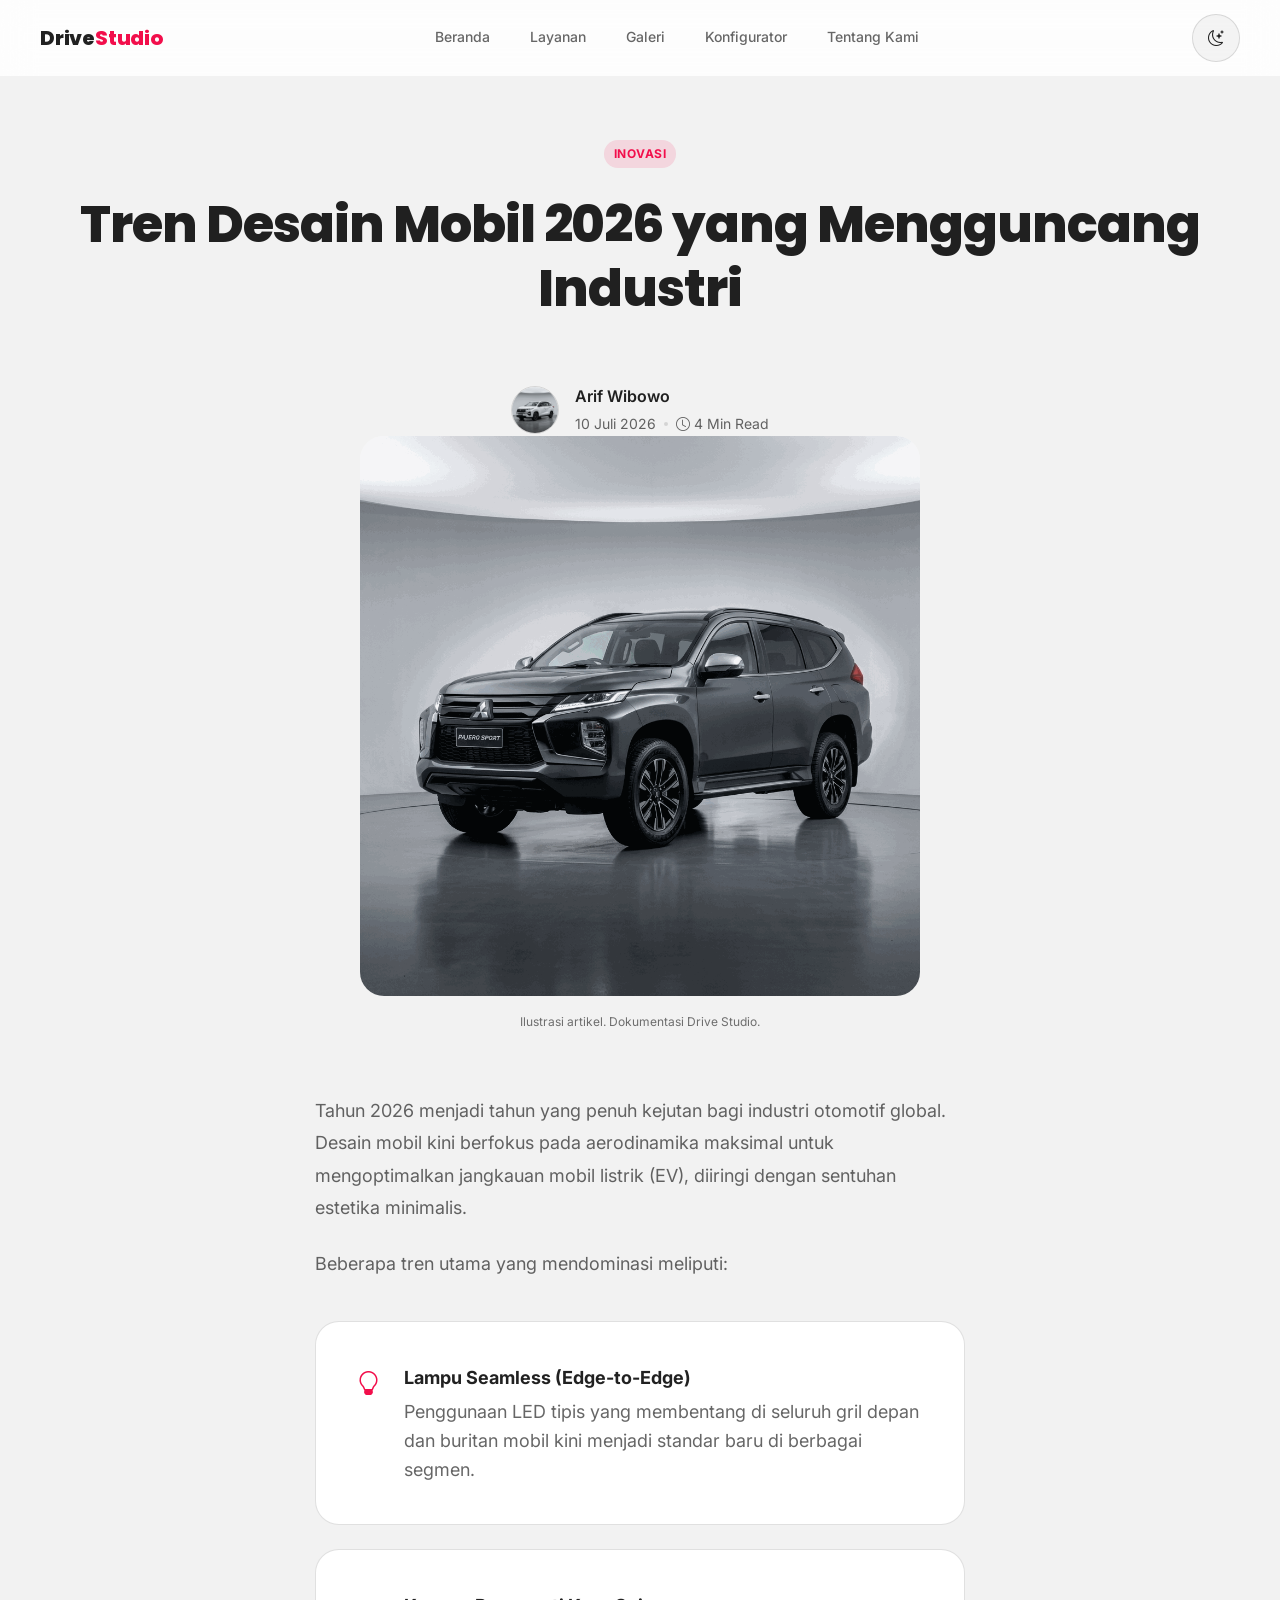
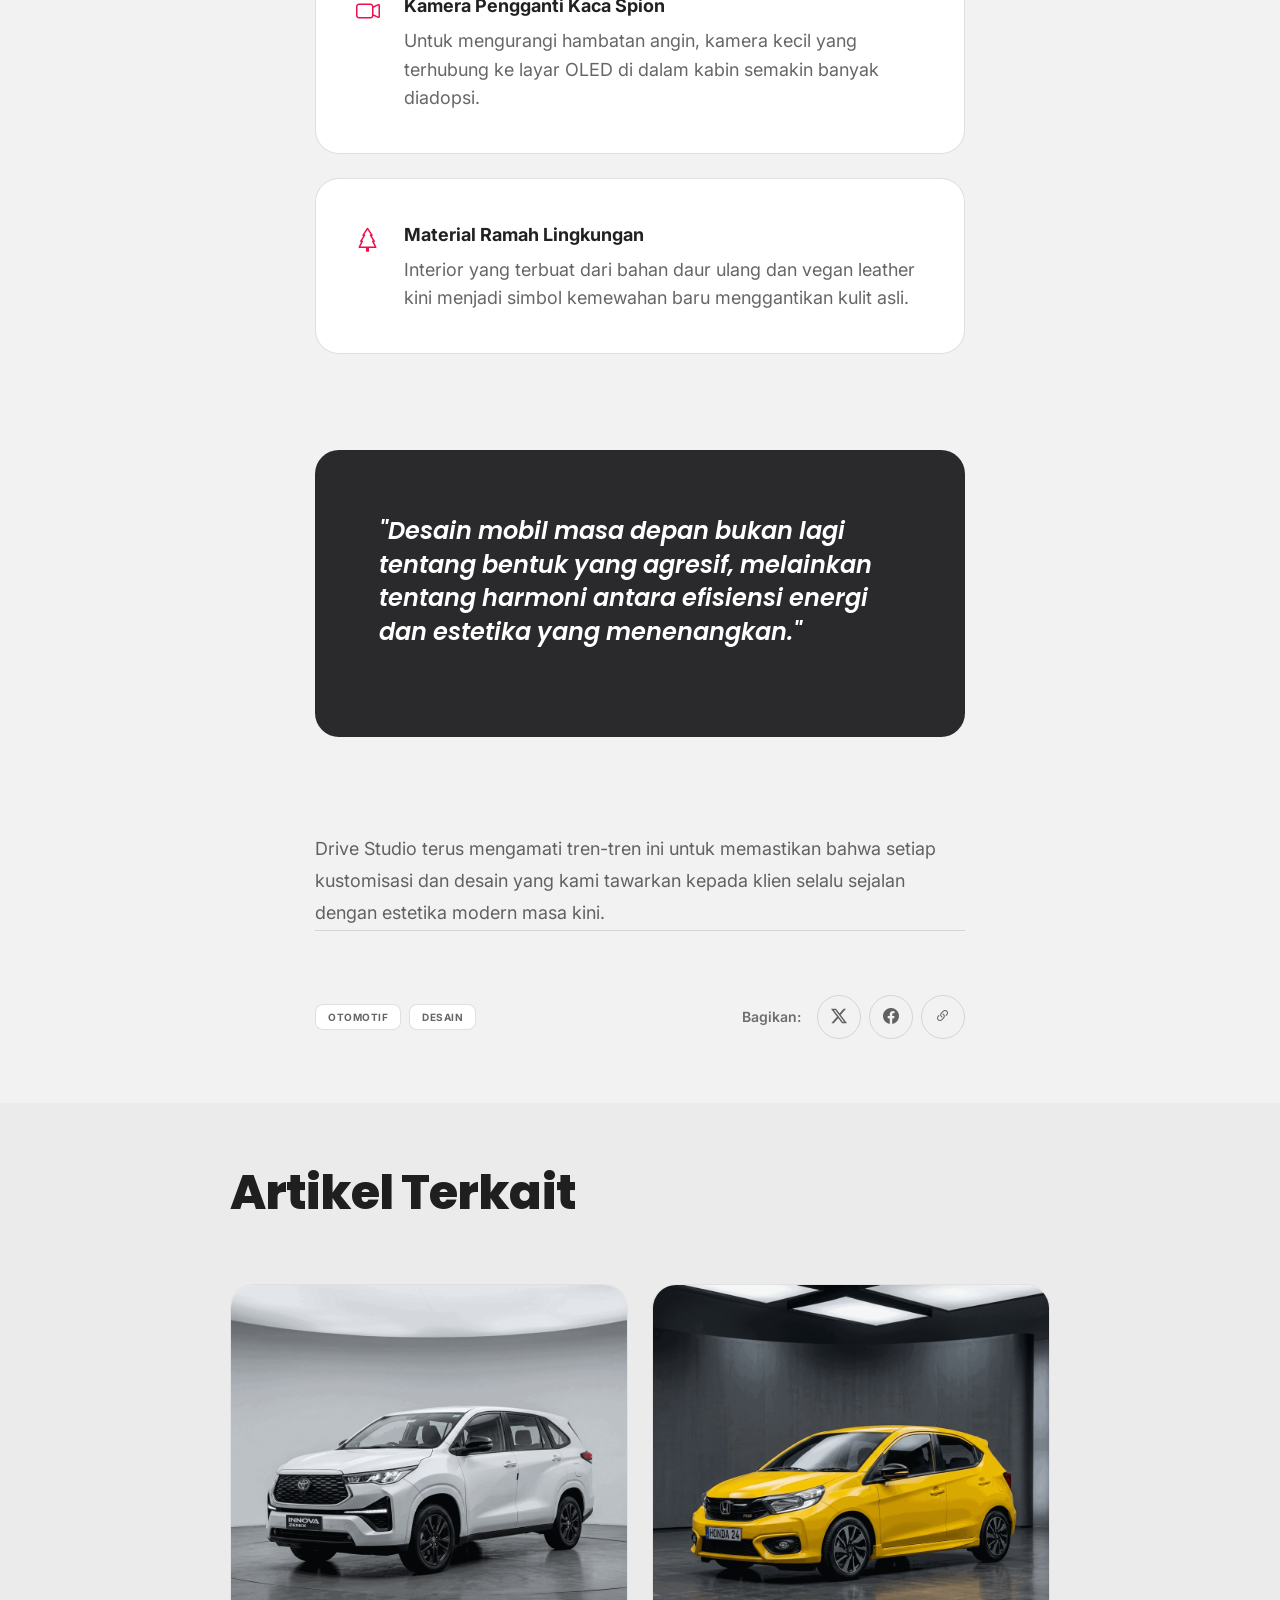
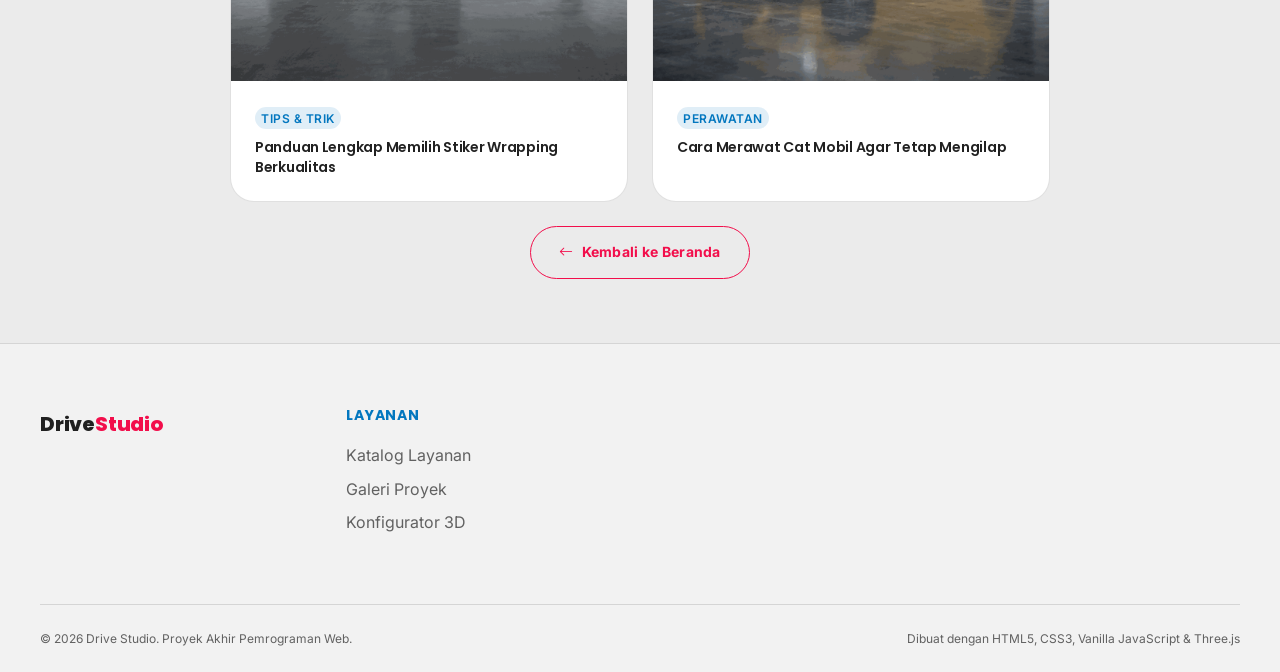
<file: article.html>
<!DOCTYPE html>
<html lang="id">
<head>
  <meta charset="UTF-8" />
  <meta name="viewport" content="width=device-width, initial-scale=1.0" />
  <title>Berita | Drive Studio</title>
  <meta name="description" content="Baca berita dan artikel otomotif terbaru dari Drive Studio." />

  <script>
    (function () {
      document.documentElement.classList.add('js');
    })();
  </script>

  <link rel="stylesheet" href="https://cdn.jsdelivr.net/npm/bootstrap-icons@1.11.3/font/bootstrap-icons.min.css" />
  <link rel="stylesheet" href="css/main.css?v=34" />
  <link rel="stylesheet" href="css/components.css?v=34" />
  <link rel="stylesheet" href="css/animations.css?v=34" />
  <link rel="stylesheet" href="css/pages.css?v=34" />
  <link rel="stylesheet" href="css/responsive.css?v=34" />

  <!-- SEO & Social Meta -->
  <meta property="og:title" content="Drive Studio | Desain Mobil Impian Anda" />
  <meta property="og:description" content="Konfigurator 3D interaktif premium untuk mobil." />
  <meta property="og:image" content="https://drivestudio.com/og-image.jpg" />
  <meta property="og:url" content="https://drivestudio.com/" />
  <meta property="og:type" content="website" />
  <meta name="twitter:card" content="summary_large_image" />
  <meta name="twitter:title" content="Drive Studio" />
  <meta name="twitter:description" content="Konfigurator 3D interaktif premium untuk mobil." />
  <meta name="twitter:image" content="https://drivestudio.com/og-image.jpg" />
  <link rel="canonical" href="https://drivestudio.com/" />
  <link rel="icon" href="data:image/svg+xml,<svg xmlns=%22http://www.w3.org/2000/svg%22 viewBox=%220 0 100 100%22><text y=%22.9em%22 font-size=%2290%22>🚗</text></svg>" type="image/svg+xml" />

  <!-- Preconnect Hints -->
  <link rel="preconnect" href="https://cdn.jsdelivr.net" crossorigin />
  <link rel="preconnect" href="https://unpkg.com" crossorigin />
  <link rel="preconnect" href="https://fonts.googleapis.com" crossorigin />
  <link rel="preconnect" href="https://fonts.gstatic.com" crossorigin />
  <link rel="preconnect" href="https://www.youtube.com" crossorigin />
  <link rel="preconnect" href="https://i.ytimg.com" crossorigin />
</head>
<body data-page="article">
  <a href="#main-content" class="sr-only focusable-skip-link">Langsung ke konten utama</a>


  <div class="loading-screen" id="loadingScreen">
    <p class="loading-logo">DRIVE<span class="text-primary">STUDIO</span></p>
    <div class="loading-bar">
      <div class="loading-bar-fill" id="loadingBarFill"></div>
    </div>
  </div>

  <header class="navbar" id="navbar">
    <div class="container navbar-inner">
      <a href="index.html" class="navbar-brand">Drive<span>Studio</span></a>

      <nav class="navbar-links" aria-label="Navigasi Utama">
        <a href="index.html">Beranda</a>
        <a href="cars.html">Layanan</a>
        <a href="compare.html">Galeri</a>
        <a href="configurator.html">Konfigurator</a>
        <a href="about.html">Tentang Kami</a>
      </nav>

      <div class="navbar-actions">
        <button type="button" class="btn-icon" id="themeToggle" aria-label="Ubah Tema Terang/Gelap">
          <i class="bi bi-moon-stars" id="themeIcon"></i>
        </button>
        <button type="button" class="btn-icon navbar-toggle" id="navbarToggle" aria-label="Buka Menu" aria-expanded="false" aria-controls="navbarDrawer">
          <i class="bi bi-list" id="navbarToggleIcon"></i>
        </button>
      </div>
    </div>
  </header>

  <!-- Reading Progress Bar -->
  <div id="readingProgress" style="position: fixed; top: var(--nav-height); left: 0; height: 3px; background: var(--primary); width: 0%; z-index: 99; transition: width 0.1s ease-out;"></div>

  <!-- Mobile Drawer -->
  <div class="navbar-drawer" id="navbarDrawer">
    <a href="index.html">Beranda</a>
    <a href="cars.html">Layanan</a>
    <a href="compare.html">Galeri</a>
    <a href="configurator.html">Konfigurator</a>
    <a href="about.html">Tentang Kami</a>
  </div>

  <main id="main-content">
    <section class="editorial-hero" style="padding-top: calc(var(--nav-height) + var(--space-6));">
      <div class="container text-center reveal pb-5">
        <span class="badge badge-primary mb-4" id="articleCategory" style="border-radius: 9999px; font-weight: 700; padding: 0.35em 0.85em; display: inline-block;">Kategori</span>
        <h1 class="hero-title max-w-prose mx-auto" id="articleTitle" style="font-size: clamp(2rem, 4vw, 3.25rem); line-height: 1.25;">Memuat Artikel...</h1>
        <div class="flex justify-center items-center gap-4 mt-6 text-low fs-sm">
          <div class="flex items-center gap-3">
            <div style="width: 48px; height: 48px; border-radius: 50%; overflow: hidden; border: 1px solid var(--border);">
              <img width="600" height="400"  src="assets/images/toyota_innova_zenix.png" id="authorImage" alt="Penulis Artikel" style="width: 100%; height: 100%; object-fit: cover;" loading="lazy" decoding="async">
            </div>
            <div class="text-left">
              <p class="fw-600 text-high" id="articleAuthor" style="margin: 0; font-size: 1rem;">Admin</p>
              <div class="flex items-center gap-2 mt-1" style="color: var(--text-mid);">
                <p id="articleDate" style="margin: 0;">--</p>
                <span style="width: 4px; height: 4px; border-radius: 50%; background: var(--border);"></span>
                <p style="margin: 0;"><i class="bi bi-clock"></i> <span id="articleReadTime">3 Min Read</span></p>
              </div>
            </div>
          </div>
        </div>
      </div>
      
      <!-- Featured Image (framed like the gallery slider) -->
      <div class="container reveal">
        <div class="car-card-media is-nocturne mx-auto" style="max-width: 560px; min-height: 320px; border-radius: var(--radius-lg); border-bottom: none;">
          <img class="car-card-image" src="" id="articleImage" alt="Gambar Utama Artikel" style="max-height: 100%; object-fit: contain;" loading="lazy" decoding="async">
        </div>
        <p class="fs-xs fw-500 text-low text-center mt-3" id="articleImageCaption">Ilustrasi artikel. Dokumentasi Drive Studio.</p>
      </div>
    </section>

    <section class="section pt-6">
      <div class="container flex justify-center">
        <!-- Main Content -->
        <article style="max-width: 65ch; width: 100%;">
          <div class="article-content" id="articleContent" style="line-height: 1.8; font-size: 1.125rem; color: var(--text-mid);">
            <p>Tunggu sebentar, kami sedang memuat isi artikel ini untuk Anda...</p>
          </div>
          
          <!-- Share & Tags -->
          <div class="flex justify-between items-center mt-8 pt-6" style="border-top: 1px solid var(--border); flex-wrap: wrap; gap: var(--space-4);">
            <div class="flex gap-2">
              <span class="article-tag">Otomotif</span>
              <span class="article-tag">Desain</span>
            </div>
            <div class="flex items-center gap-3">
              <span class="text-low fs-sm fw-600">Bagikan:</span>
              <div class="flex gap-2">
                <button class="btn-share" aria-label="Share to X"><i class="bi bi-twitter-x"></i></button>
                <button class="btn-share" aria-label="Share to Facebook"><i class="bi bi-facebook"></i></button>
                <button class="btn-share" aria-label="Copy Link"><i class="bi bi-link-45deg"></i></button>
              </div>
            </div>
          </div>
        </article>
      </div>
    </section>

    <!-- Related Articles -->
    <section class="section bg-section-alt">
      <div class="container max-w-prose" style="max-width: 900px; margin: 0 auto;">
        <h2 class="fs-h2 mb-6">Artikel Terkait</h2>
        <div class="grid grid-2 gap-5" id="relatedArticles">
          <!-- JS Injected -->
        </div>
        <div class="mt-8 pt-4 text-center">
          <a href="index.html#news" class="btn btn-outline" style="border-color: var(--primary); color: var(--primary);">
            <i class="bi bi-arrow-left"></i> Kembali ke Beranda
          </a>
        </div>
      </div>
    </section>
  </main>

  <footer class="footer">
    <div class="container">
      <div class="grid grid-4 gap-6">
        <div>
          <a href="index.html" class="navbar-brand">Drive<span>Studio</span></a>
        </div>
        <div>
          <h4 class="footer-heading">Layanan</h4>
          <nav class="footer-links">
            <a href="cars.html">Katalog Layanan</a>
            <a href="compare.html">Galeri Proyek</a>
            <a href="configurator.html">Konfigurator 3D</a>
          </nav>
        </div>
      </div>
      <div class="footer-bottom mt-6 pt-6" style="border-top: 1px solid var(--border);">
        <p>&copy; 2026 Drive Studio. Proyek Akhir Pemrograman Web.</p>
        <p>Dibuat dengan HTML5, CSS3, Vanilla JavaScript &amp; Three.js</p>
      </div>
    </div>
  </footer>

  <script type="module">
    import { initNavbar } from './js/nav.js';
    import { initScrollReveal, initCounters, initLoadingScreen } from './js/utils.js';

    initNavbar();
    initScrollReveal();
    initCounters();

    // Theme toggle
    const toggle = document.getElementById('themeToggle');
    const icon = document.getElementById('themeIcon');
    if (toggle) {
      const saved = (() => { try { return JSON.parse(localStorage.getItem('ds:theme')); } catch { return null; } })();
      if (saved === 'light') {
        document.documentElement.dataset.theme = 'light';
        if (icon) icon.className = 'bi bi-sun-fill';
      }
      toggle.addEventListener('click', () => {
        const isLight = document.documentElement.dataset.theme === 'light';
        if (isLight) {
          delete document.documentElement.dataset.theme;
          if (icon) icon.className = 'bi bi-moon-stars';
          try { localStorage.setItem('ds:theme', JSON.stringify('dark')); } catch {}
        } else {
          document.documentElement.dataset.theme = 'light';
          if (icon) icon.className = 'bi bi-sun-fill';
          try { localStorage.setItem('ds:theme', JSON.stringify('light')); } catch {}
        }
      });
    }
    initLoadingScreen();

    // Mock Data for Articles
    const articles = {
      'desain-mobil-2026': {
        title: 'Tren Desain Mobil 2026 yang Mengguncang Industri',
        category: 'Inovasi',
        date: '10 Juli 2026',
        author: 'Arif Wibowo',
        authorImg: 'assets/images/toyota_innova_zenix.png',
        readTime: '4 Min Read',
        image: 'assets/images/mitsubishi_pajero_sport.png',
        content: `
          <p>Tahun 2026 menjadi tahun yang penuh kejutan bagi industri otomotif global. Desain mobil kini berfokus pada aerodinamika maksimal untuk mengoptimalkan jangkauan mobil listrik (EV), diiringi dengan sentuhan estetika minimalis.</p>
          <p class="mt-4">Beberapa tren utama yang mendominasi meliputi:</p>
          <div class="mt-5" style="display: flex; flex-direction: column; gap: var(--space-4);">
            <div class="article-list-card">
              <div class="article-list-icon"><i class="bi bi-lightbulb"></i></div>
              <div class="article-list-content">
                <p class="article-list-title">Lampu Seamless (Edge-to-Edge)</p>
                <p class="article-list-desc">Penggunaan LED tipis yang membentang di seluruh gril depan dan buritan mobil kini menjadi standar baru di berbagai segmen.</p>
              </div>
            </div>
            <div class="article-list-card">
              <div class="article-list-icon"><i class="bi bi-camera-video"></i></div>
              <div class="article-list-content">
                <p class="article-list-title">Kamera Pengganti Kaca Spion</p>
                <p class="article-list-desc">Untuk mengurangi hambatan angin, kamera kecil yang terhubung ke layar OLED di dalam kabin semakin banyak diadopsi.</p>
              </div>
            </div>
            <div class="article-list-card">
              <div class="article-list-icon"><i class="bi bi-tree"></i></div>
              <div class="article-list-content">
                <p class="article-list-title">Material Ramah Lingkungan</p>
                <p class="article-list-desc">Interior yang terbuat dari bahan daur ulang dan vegan leather kini menjadi simbol kemewahan baru menggantikan kulit asli.</p>
              </div>
            </div>
          </div>
          <div class="article-highlight-box">
            <p class="article-highlight-quote">"Desain mobil masa depan bukan lagi tentang bentuk yang agresif, melainkan tentang harmoni antara efisiensi energi dan estetika yang menenangkan."</p>
          </div>
          <p class="mt-4">Drive Studio terus mengamati tren-tren ini untuk memastikan bahwa setiap kustomisasi dan desain yang kami tawarkan kepada klien selalu sejalan dengan estetika modern masa kini.</p>
        `
      },
      'panduan-stiker-wrapping': {
        title: 'Panduan Lengkap Memilih Stiker Wrapping Berkualitas',
        category: 'Tips & Trik',
        date: '2 Juli 2026',
        author: 'Budi Santoso',
        authorImg: 'assets/images/honda_brio.png',
        readTime: '5 Min Read',
        image: 'assets/images/toyota_innova_zenix.png',
        content: `
          <p>Memutuskan untuk memasang stiker (wrapping) pada kendaraan Anda adalah cara cerdas untuk merubah tampilan dengan cepat tanpa merusak cat asli. Namun, tidak semua stiker diciptakan sama.</p>
          <p class="mt-4">Berikut adalah hal-hal yang perlu Anda pertimbangkan sebelum memilih stiker wrapping:</p>
          <div class="mt-5" style="display: flex; flex-direction: column; gap: var(--space-4);">
            <div class="article-list-card">
              <div class="article-list-icon"><i class="bi bi-shield-check"></i></div>
              <div class="article-list-content">
                <p class="article-list-title">Kualitas Material (Cast vs Calendered)</p>
                <p class="article-list-desc">Stiker jenis <em>Cast</em> sangat direkomendasikan karena lebih fleksibel, tahan lama (5-7 tahun), dan tidak menyusut dibandingkan jenis <em>Calendered</em> yang lebih murah.</p>
              </div>
            </div>
            <div class="article-list-card">
              <div class="article-list-icon"><i class="bi bi-wind"></i></div>
              <div class="article-list-content">
                <p class="article-list-title">Teknologi Air Release</p>
                <p class="article-list-desc">Pastikan stiker memiliki saluran udara (air release) pada perekatnya agar tidak timbul gelembung saat dipasang, memberikan hasil yang rata sempurna.</p>
              </div>
            </div>
            <div class="article-list-card">
              <div class="article-list-icon"><i class="bi bi-magic"></i></div>
              <div class="article-list-content">
                <p class="article-list-title">Self-Healing</p>
                <p class="article-list-desc">Beberapa stiker premium memiliki kemampuan menyembuhkan goresan halus jika terkena panas matahari, menjaga tampilan tetap baru lebih lama.</p>
              </div>
            </div>
          </div>
          <div class="article-highlight-box">
            <p class="article-highlight-quote">"Keunggulan teknis stiker kami adalah investasi jangka panjang untuk proteksi dan estetika kendaraan Anda."</p>
            <p class="article-highlight-text">Di Drive Studio, kami hanya menggunakan stiker Cast premium dari merek terkemuka untuk memastikan hasil yang sempurna dan daya tahan yang maksimal untuk mobil kesayangan Anda.</p>
          </div>
        `
      },
      'merawat-cat-mengilap': {
        title: 'Cara Merawat Cat Mobil Agar Tetap Mengilap',
        category: 'Perawatan',
        date: '25 Juni 2026',
        author: 'Citra Kirana',
        authorImg: 'assets/images/byd_atto_3.png',
        readTime: '3 Min Read',
        image: 'assets/images/honda_brio.png',
        content: `
          <p>Mempertahankan kilau cat mobil seperti baru keluar dari showroom adalah tantangan tersendiri, terutama dengan iklim tropis yang penuh debu dan hujan.</p>
          <p class="mt-4">Langkah-langkah perawatan esensial yang harus Anda ketahui:</p>
          <div class="mt-5" style="display: flex; flex-direction: column; gap: var(--space-4);">
            <div class="article-list-card">
              <div class="article-list-icon"><i class="bi bi-droplet"></i></div>
              <div class="article-list-content">
                <p class="article-list-title">Teknik Mencuci yang Benar</p>
                <p class="article-list-desc">Gunakan metode dua ember (two-bucket method) dan sarung tangan microfiber (wash mitt) untuk menghindari goresan jaring laba-laba (swirl marks). Hindari deterjen cuci piring karena dapat merusak lapisan pelindung cat.</p>
              </div>
            </div>
            <div class="article-list-card">
              <div class="article-list-icon"><i class="bi bi-bug"></i></div>
              <div class="article-list-content">
                <p class="article-list-title">Segera Bersihkan Kotoran Burung dan Getah Pohon</p>
                <p class="article-list-desc">Kotoran ini bersifat asam dan dapat menembus clear coat dalam hitungan jam jika dibiarkan di bawah terik matahari.</p>
              </div>
            </div>
            <div class="article-list-card">
              <div class="article-list-icon"><i class="bi bi-shield-shaded"></i></div>
              <div class="article-list-content">
                <p class="article-list-title">Proteksi Lapisan Luar</p>
                <p class="article-list-desc">Lakukan aplikasi wax setiap 3 bulan sekali atau investasi pada Nano Ceramic Coating untuk proteksi permanen jangka panjang.</p>
              </div>
            </div>
          </div>
          <div class="article-highlight-box">
            <p class="article-highlight-quote">"Cat yang terawat bukan sekadar soal estetika, melainkan juga mempertahankan nilai investasi kendaraan Anda di masa depan."</p>
          </div>
          <p class="mt-4">Jika cat mobil Anda sudah kusam, layanan Paint Correction dan Detailing dari Drive Studio siap mengembalikan pesona mobil Anda seperti sedia kala.</p>
        `
      }
    };

    // Parse URL parameter
    const urlParams = new URLSearchParams(window.location.search);
    let articleId = urlParams.get('id');
    
    // Default to first if none found for demo purposes
    if (!articleId || !articles[articleId]) {
       articleId = 'desain-mobil-2026';
    }

    if (articleId && articles[articleId]) {
      const data = articles[articleId];
      document.getElementById('articleTitle').textContent = data.title;
      document.getElementById('articleCategory').textContent = data.category;
      document.getElementById('articleDate').textContent = data.date;
      document.getElementById('articleAuthor').textContent = data.author || 'Tim Redaksi';
      document.getElementById('authorImage').src = data.authorImg || 'assets/images/toyota_innova_zenix.png';
      document.getElementById('articleReadTime').textContent = data.readTime || '5 Min Read';
      document.getElementById('articleImage').src = data.image || 'assets/images/toyota_innova_zenix.png';
      document.getElementById('articleContent').innerHTML = data.content;
      document.title = data.title + ' | Drive Studio';
      
      // Populate Related Articles (pick 2 other articles)
      const relatedContainer = document.getElementById('relatedArticles');
      Object.keys(articles).forEach(key => {
        if(key !== articleId && relatedContainer.children.length < 2) {
           const rel = articles[key];
           relatedContainer.innerHTML += `
             <a href="article.html?id=${key}" class="card overflow-hidden" style="text-decoration: none; color: inherit; display: flex; flex-direction: column; border: 1px solid var(--border); box-shadow: none;">
               <div class="aspect-video w-full">
                 <img width="600" height="400"  src="${rel.image}" alt="${rel.title}" class="w-full h-full object-cover" loading="lazy" />
               </div>
               <div class="card-body" style="flex: 1; display: flex; flex-direction: column;">
                 <div><span class="badge badge-accent fs-xs" style="padding: 0.1rem 0.4rem;">${rel.category}</span></div>
                 <h4 class="mt-2 fs-sm line-clamp-2" style="line-height: 1.4; font-weight: 600;">${rel.title}</h4>
               </div>
             </a>
           `;
        }
      });
    }

    // Sticky Reading Progress
    window.addEventListener('scroll', () => {
      const winScroll = document.body.scrollTop || document.documentElement.scrollTop;
      const height = document.documentElement.scrollHeight - document.documentElement.clientHeight;
      const scrolled = (winScroll / height) * 100;
      document.getElementById('readingProgress').style.width = scrolled + '%';
    });
  </script>
</body>
</html>
</file>
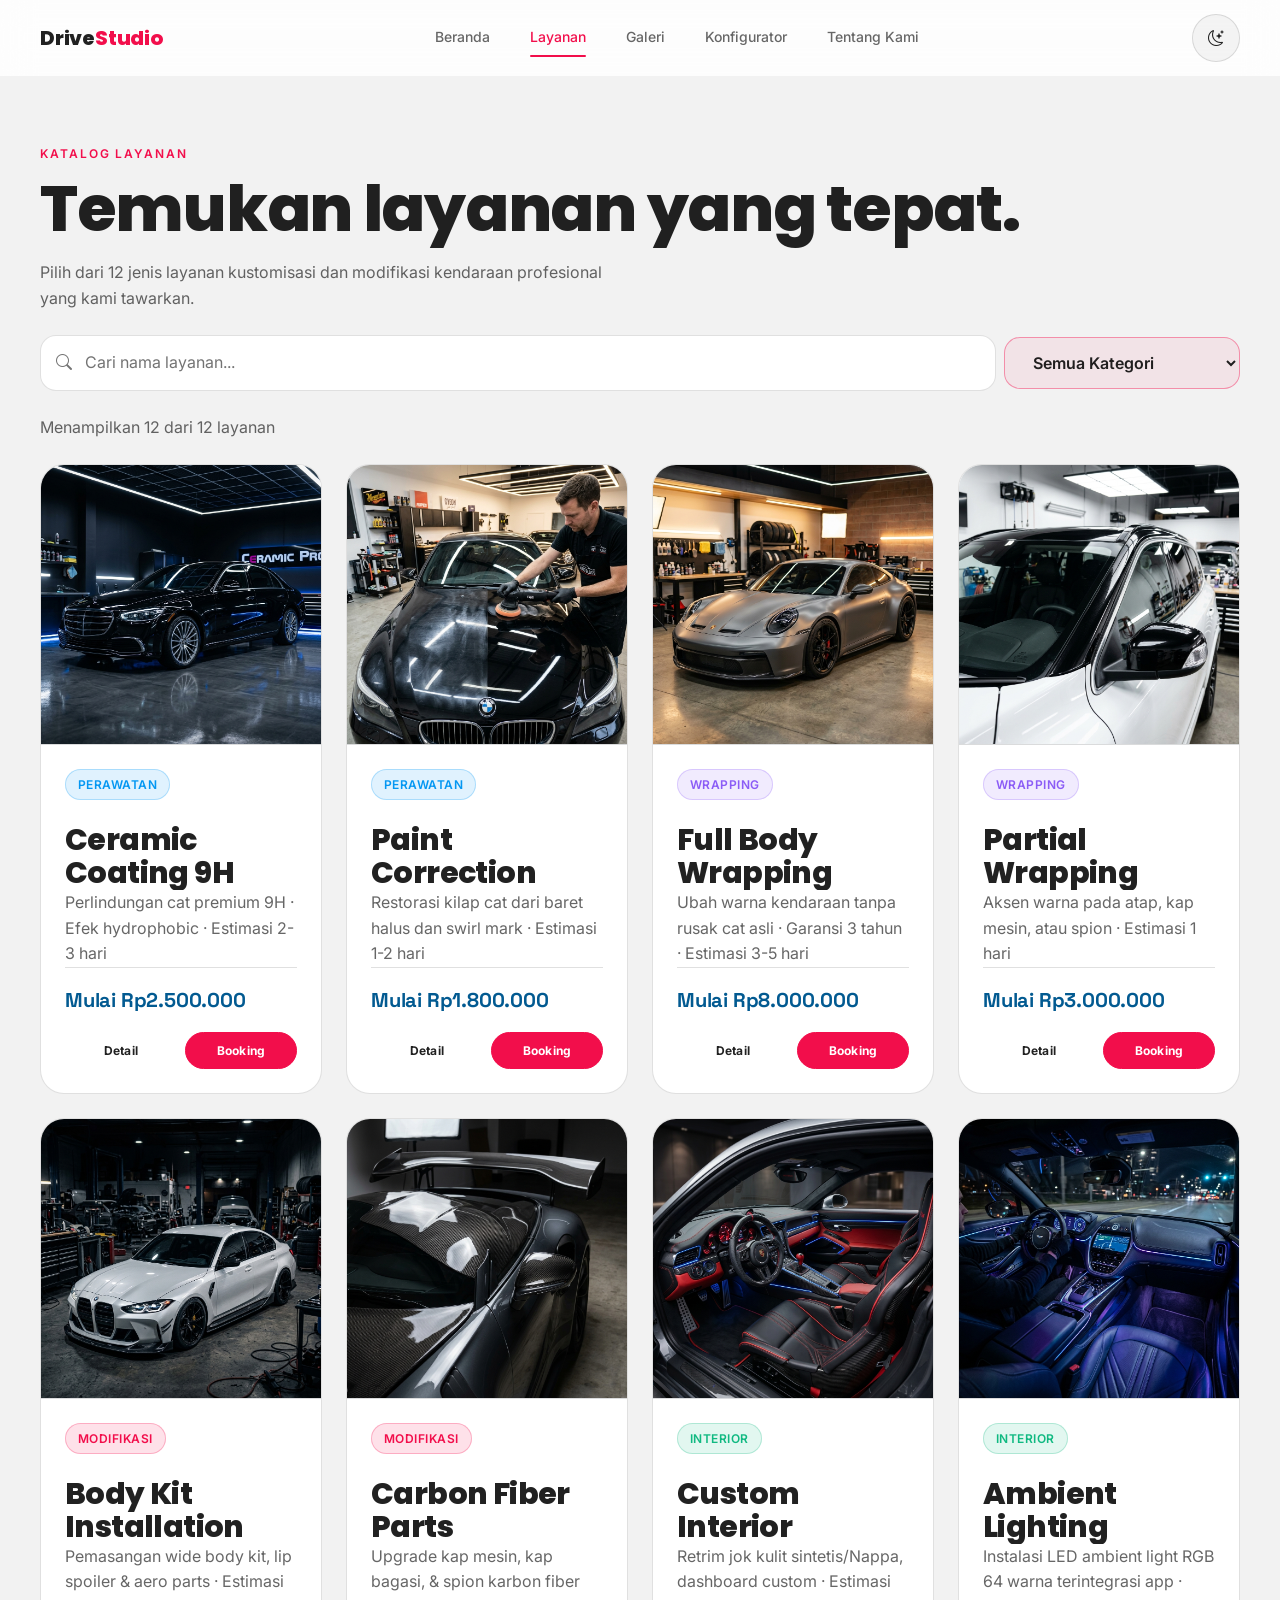
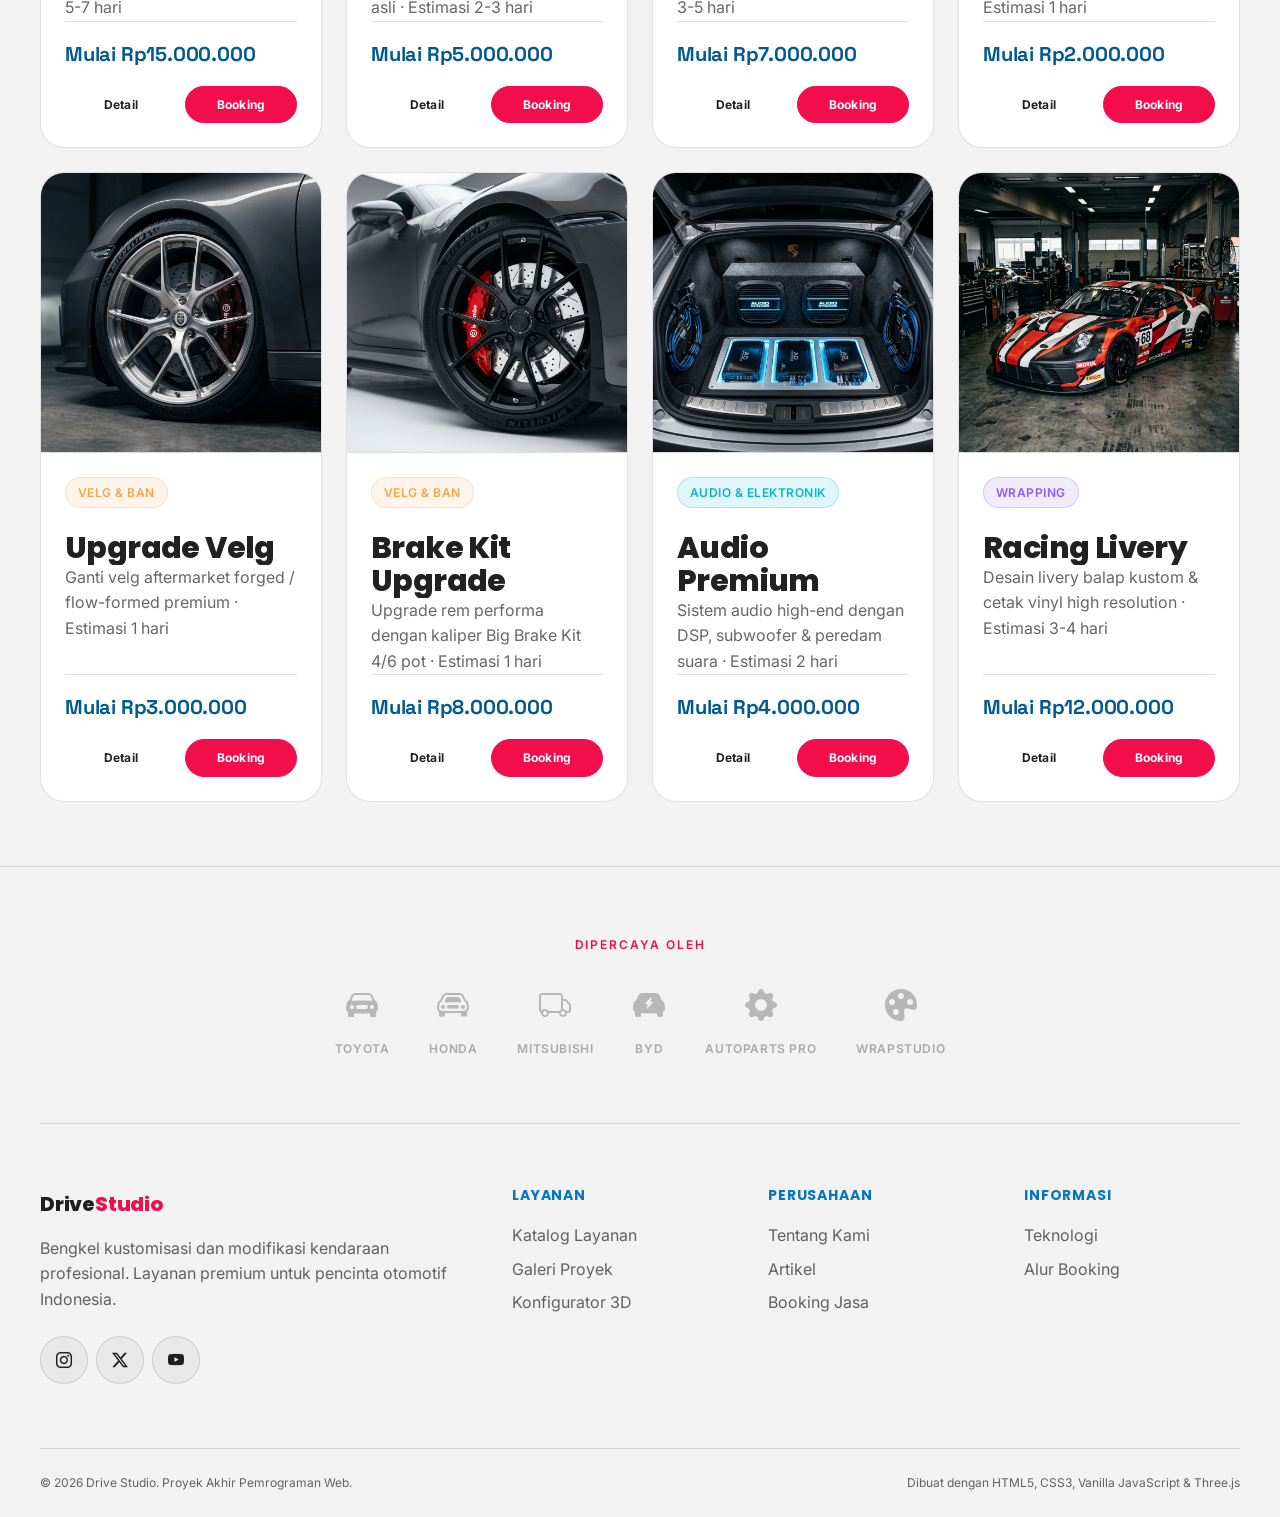
<file: cars.html>
<!DOCTYPE html>
<html lang="id">
<head>
  <meta charset="UTF-8" />
  <meta name="viewport" content="width=device-width, initial-scale=1.0" />
  <title>Layanan Kami | Drive Studio</title>
  <meta name="description" content="Katalog layanan kustomisasi dan modifikasi kendaraan profesional dari Drive Studio: wrapping, ceramic coating, body kit, interior, velg & ban, audio & elektronik." />

  <script>
    (function () {
      try {
        var saved = JSON.parse(localStorage.getItem('ds:theme'));
        if (saved === 'light') document.documentElement.dataset.theme = 'light';
      } catch (e) {}
    })();
  </script>

  <link rel="stylesheet" href="https://cdn.jsdelivr.net/npm/bootstrap-icons@1.11.3/font/bootstrap-icons.min.css" />
  <link rel="stylesheet" href="css/main.css?v=34" />
  <link rel="stylesheet" href="css/components.css?v=34" />
  <link rel="stylesheet" href="css/animations.css?v=34" />
  <link rel="stylesheet" href="css/pages.css?v=34" />
  <link rel="stylesheet" href="css/responsive.css?v=34" />

  <meta property="og:title" content="Layanan Kami | Drive Studio" />
  <meta property="og:description" content="Katalog layanan kustomisasi dan modifikasi kendaraan profesional." />
  <meta property="og:image" content="https://drivestudio.com/og-image.jpg" />
  <meta property="og:url" content="https://drivestudio.com/cars.html" />
  <meta property="og:type" content="website" />
  <meta name="twitter:card" content="summary_large_image" />
  <meta name="twitter:title" content="Layanan Kami | Drive Studio" />
  <meta name="twitter:description" content="Katalog layanan kustomisasi dan modifikasi kendaraan profesional." />
  <meta name="twitter:image" content="https://drivestudio.com/og-image.jpg" />
  <link rel="canonical" href="https://drivestudio.com/cars.html" />
  <link rel="icon" href="data:image/svg+xml,<svg xmlns=%22http://www.w3.org/2000/svg%22 viewBox=%220 0 100 100%22><text y=%22.9em%22 font-size=%2290%22>🚗</text></svg>" type="image/svg+xml" />

  <link rel="preconnect" href="https://cdn.jsdelivr.net" crossorigin />
  <link rel="preconnect" href="https://fonts.googleapis.com" crossorigin />
  <link rel="preconnect" href="https://fonts.gstatic.com" crossorigin />
</head>
<body data-page="cars">
  <a href="#main-content" class="sr-only focusable-skip-link">Langsung ke konten utama</a>

  <div class="loading-screen" id="loadingScreen">
    <p class="loading-logo">DRIVE<span class="text-primary">STUDIO</span></p>
    <div class="loading-bar">
      <div class="loading-bar-fill" id="loadingBarFill"></div>
    </div>
  </div>

  <header class="navbar" id="navbar">
    <div class="container navbar-inner">
      <a href="index.html" class="navbar-brand">Drive<span>Studio</span></a>

      <nav class="navbar-links" aria-label="Navigasi Utama">
        <a href="index.html">Beranda</a>
        <a href="cars.html" class="is-active">Layanan</a>
        <a href="compare.html">Galeri</a>
        <a href="configurator.html">Konfigurator</a>
        <a href="about.html">Tentang Kami</a>
      </nav>

      <div class="navbar-actions">
        <button type="button" class="btn-icon" id="themeToggle" aria-label="Ubah Tema Terang/Gelap">
          <i class="bi bi-moon-stars" id="themeIcon"></i>
        </button>
        <button type="button" class="btn-icon navbar-toggle" id="navbarToggle" aria-label="Buka Menu" aria-expanded="false" aria-controls="navbarDrawer">
          <i class="bi bi-list" id="navbarToggleIcon"></i>
        </button>
      </div>
    </div>
  </header>

  <div class="navbar-drawer" id="navbarDrawer">
    <a href="index.html">Beranda</a>
    <a href="cars.html" class="is-active">Layanan</a>
    <a href="compare.html">Galeri</a>
    <a href="configurator.html">Konfigurator</a>
    <a href="about.html">Tentang Kami</a>
  </div>

  <main id="main-content">
    <section class="page-hero">
      <div class="container">
        <p class="eyebrow reveal">Katalog Layanan</p>
        <h1 class="mt-2 reveal fs-h2">Temukan layanan yang tepat.</h1>
        <p class="text-mid mt-3 reveal max-w-md">
          Pilih dari 12 jenis layanan kustomisasi dan modifikasi kendaraan profesional yang kami tawarkan.
        </p>
      </div>
    </section>

    <section class="section pt-0">
      <div class="container">
        <div class="toolbar reveal">
          <div class="input-group toolbar-search">
            <i class="bi bi-search input-icon"></i>
            <input type="search" class="input" id="carSearch" placeholder="Cari nama layanan..." aria-label="Cari layanan" />
          </div>
          <select class="select" id="brandFilter" aria-label="Saring berdasarkan kategori layanan">
            <option value="">Semua Kategori</option>
            <option value="perawatan">Perawatan Cat & Bodi</option>
            <option value="wrapping">Stiker Wrapping</option>
            <option value="modifikasi">Modifikasi Eksterior</option>
            <option value="interior">Kustom Interior</option>
            <option value="velg">Velg & Ban</option>
            <option value="audio">Audio & Elektronik</option>
          </select>
        </div>

        <p class="text-mid mt-4 reveal" id="resultsCount">Menampilkan 12 dari 12 layanan</p>

        <h2 class="sr-only">Daftar Layanan Kustomisasi</h2>
        <div class="grid grid-4 mt-4 reveal-stagger" id="carGrid">

          <!-- 1. Ceramic Coating -->
          <article class="card car-card reveal" data-brand="perawatan" data-name="Ceramic Coating Nano 9H">
            <div class="car-card-media">
              <img width="600" height="400" src="assets/images/ceramic_coating.png" alt="Ceramic Coating Nano 9H" class="car-card-image" loading="lazy" decoding="async">
            </div>
            <div class="card-body">
              <div class="flex justify-between items-center">
                <span class="badge badge-care">Perawatan</span>
              </div>
              <h3 class="mt-3">Ceramic Coating 9H</h3>
              <p class="text-mid">Perlindungan cat premium 9H · Efek hydrophobic · Estimasi 2-3 hari</p>
              <div class="flex justify-between items-center mt-4">
                <p class="car-card-price">Mulai Rp2.500.000</p>
                <div class="flex gap-2">
                  <a href="detail.html?car=ceramic-coating" class="btn btn-ghost btn-sm">Detail</a>
                  <a href="about.html#contact" class="btn btn-primary btn-sm">Booking</a>
                </div>
              </div>
            </div>
          </article>

          <!-- 2. Paint Correction -->
          <article class="card car-card reveal" data-brand="perawatan" data-name="Paint Correction & Polish">
            <div class="car-card-media">
              <img width="600" height="400" src="assets/images/paint_correction.png" alt="Paint Correction & Polish" class="car-card-image" loading="lazy" decoding="async">
            </div>
            <div class="card-body">
              <div class="flex justify-between items-center">
                <span class="badge badge-care">Perawatan</span>
              </div>
              <h3 class="mt-3">Paint Correction</h3>
              <p class="text-mid">Restorasi kilap cat dari baret halus dan swirl mark · Estimasi 1-2 hari</p>
              <div class="flex justify-between items-center mt-4">
                <p class="car-card-price">Mulai Rp1.800.000</p>
                <div class="flex gap-2">
                  <a href="detail.html?car=paint-correction" class="btn btn-ghost btn-sm">Detail</a>
                  <a href="about.html#contact" class="btn btn-primary btn-sm">Booking</a>
                </div>
              </div>
            </div>
          </article>

          <!-- 3. Full Body Wrap -->
          <article class="card car-card reveal" data-brand="wrapping" data-name="Full Body Vinyl Wrapping">
            <div class="car-card-media">
              <img width="600" height="400" src="assets/images/body_wrapping.png" alt="Full Body Vinyl Wrapping" class="car-card-image" loading="lazy" decoding="async">
            </div>
            <div class="card-body">
              <div class="flex justify-between items-center">
                <span class="badge badge-wrap">Wrapping</span>
              </div>
              <h3 class="mt-3">Full Body Wrapping</h3>
              <p class="text-mid">Ubah warna kendaraan tanpa rusak cat asli · Garansi 3 tahun · Estimasi 3-5 hari</p>
              <div class="flex justify-between items-center mt-4">
                <p class="car-card-price">Mulai Rp8.000.000</p>
                <div class="flex gap-2">
                  <a href="detail.html?car=full-body-wrap" class="btn btn-ghost btn-sm">Detail</a>
                  <a href="about.html#contact" class="btn btn-primary btn-sm">Booking</a>
                </div>
              </div>
            </div>
          </article>

          <!-- 4. Partial Wrap -->
          <article class="card car-card reveal" data-brand="wrapping" data-name="Partial Wrapping & Accent Roof">
            <div class="car-card-media">
              <img width="600" height="400" src="assets/images/partial_wrapping.png" alt="Partial Wrapping" class="car-card-image" loading="lazy" decoding="async">
            </div>
            <div class="card-body">
              <div class="flex justify-between items-center">
                <span class="badge badge-wrap">Wrapping</span>
              </div>
              <h3 class="mt-3">Partial Wrapping</h3>
              <p class="text-mid">Aksen warna pada atap, kap mesin, atau spion · Estimasi 1 hari</p>
              <div class="flex justify-between items-center mt-4">
                <p class="car-card-price">Mulai Rp3.000.000</p>
                <div class="flex gap-2">
                  <a href="detail.html?car=partial-wrap" class="btn btn-ghost btn-sm">Detail</a>
                  <a href="about.html#contact" class="btn btn-primary btn-sm">Booking</a>
                </div>
              </div>
            </div>
          </article>

          <!-- 5. Body Kit -->
          <article class="card car-card reveal" data-brand="modifikasi" data-name="Body Kit & Aero Parts Installation">
            <div class="car-card-media">
              <img width="600" height="400" src="assets/images/body_kit.png" alt="Body Kit Installation" class="car-card-image" loading="lazy" decoding="async">
            </div>
            <div class="card-body">
              <div class="flex justify-between items-center">
                <span class="badge badge-mod">Modifikasi</span>
              </div>
              <h3 class="mt-3">Body Kit Installation</h3>
              <p class="text-mid">Pemasangan wide body kit, lip spoiler & aero parts · Estimasi 5-7 hari</p>
              <div class="flex justify-between items-center mt-4">
                <p class="car-card-price">Mulai Rp15.000.000</p>
                <div class="flex gap-2">
                  <a href="detail.html?car=body-kit" class="btn btn-ghost btn-sm">Detail</a>
                  <a href="about.html#contact" class="btn btn-primary btn-sm">Booking</a>
                </div>
              </div>
            </div>
          </article>

          <!-- 6. Carbon Fiber Parts -->
          <article class="card car-card reveal" data-brand="modifikasi" data-name="Carbon Fiber Parts Upgrade">
            <div class="car-card-media">
              <img width="600" height="400" src="assets/images/carbon_fiber_parts.png" alt="Carbon Fiber Parts" class="car-card-image" loading="lazy" decoding="async">
            </div>
            <div class="card-body">
              <div class="flex justify-between items-center">
                <span class="badge badge-mod">Modifikasi</span>
              </div>
              <h3 class="mt-3">Carbon Fiber Parts</h3>
              <p class="text-mid">Upgrade kap mesin, kap bagasi, & spion karbon fiber asli · Estimasi 2-3 hari</p>
              <div class="flex justify-between items-center mt-4">
                <p class="car-card-price">Mulai Rp5.000.000</p>
                <div class="flex gap-2">
                  <a href="detail.html?car=carbon-fiber" class="btn btn-ghost btn-sm">Detail</a>
                  <a href="about.html#contact" class="btn btn-primary btn-sm">Booking</a>
                </div>
              </div>
            </div>
          </article>

          <!-- 7. Custom Interior -->
          <article class="card car-card reveal" data-brand="interior" data-name="Custom Leather Interior Retrim">
            <div class="car-card-media">
              <img width="600" height="400" src="assets/images/interior_mod.png" alt="Custom Interior" class="car-card-image" loading="lazy" decoding="async">
            </div>
            <div class="card-body">
              <div class="flex justify-between items-center">
                <span class="badge badge-interior">Interior</span>
              </div>
              <h3 class="mt-3">Custom Interior</h3>
              <p class="text-mid">Retrim jok kulit sintetis/Nappa, dashboard custom · Estimasi 3-5 hari</p>
              <div class="flex justify-between items-center mt-4">
                <p class="car-card-price">Mulai Rp7.000.000</p>
                <div class="flex gap-2">
                  <a href="detail.html?car=custom-interior" class="btn btn-ghost btn-sm">Detail</a>
                  <a href="about.html#contact" class="btn btn-primary btn-sm">Booking</a>
                </div>
              </div>
            </div>
          </article>

          <!-- 8. Ambient Lighting -->
          <article class="card car-card reveal" data-brand="interior" data-name="Ambient LED Lighting System">
            <div class="car-card-media">
              <img width="600" height="400" src="assets/images/ambient_lighting.png" alt="Ambient LED Lighting" class="car-card-image" loading="lazy" decoding="async">
            </div>
            <div class="card-body">
              <div class="flex justify-between items-center">
                <span class="badge badge-interior">Interior</span>
              </div>
              <h3 class="mt-3">Ambient Lighting</h3>
              <p class="text-mid">Instalasi LED ambient light RGB 64 warna terintegrasi app · Estimasi 1 hari</p>
              <div class="flex justify-between items-center mt-4">
                <p class="car-card-price">Mulai Rp2.000.000</p>
                <div class="flex gap-2">
                  <a href="detail.html?car=ambient-lighting" class="btn btn-ghost btn-sm">Detail</a>
                  <a href="about.html#contact" class="btn btn-primary btn-sm">Booking</a>
                </div>
              </div>
            </div>
          </article>

          <!-- 9. Upgrade Velg -->
          <article class="card car-card reveal" data-brand="velg" data-name="Upgrade Velg Aftermarket Forged">
            <div class="car-card-media">
              <img width="600" height="400" src="assets/images/velg_upgrade.png" alt="Upgrade Velg" class="car-card-image" loading="lazy" decoding="async">
            </div>
            <div class="card-body">
              <div class="flex justify-between items-center">
                <span class="badge badge-wheels">Velg & Ban</span>
              </div>
              <h3 class="mt-3">Upgrade Velg</h3>
              <p class="text-mid">Ganti velg aftermarket forged / flow-formed premium · Estimasi 1 hari</p>
              <div class="flex justify-between items-center mt-4">
                <p class="car-card-price">Mulai Rp3.000.000</p>
                <div class="flex gap-2">
                  <a href="detail.html?car=upgrade-velg" class="btn btn-ghost btn-sm">Detail</a>
                  <a href="about.html#contact" class="btn btn-primary btn-sm">Booking</a>
                </div>
              </div>
            </div>
          </article>

          <!-- 10. Brake Kit -->
          <article class="card car-card reveal" data-brand="velg" data-name="Big Brake Kit Upgrade (BBK)">
            <div class="car-card-media">
              <img width="600" height="400" src="assets/images/brake_kit.png" alt="Brake Kit Upgrade" class="car-card-image" loading="lazy" decoding="async">
            </div>
            <div class="card-body">
              <div class="flex justify-between items-center">
                <span class="badge badge-wheels">Velg & Ban</span>
              </div>
              <h3 class="mt-3">Brake Kit Upgrade</h3>
              <p class="text-mid">Upgrade rem performa dengan kaliper Big Brake Kit 4/6 pot · Estimasi 1 hari</p>
              <div class="flex justify-between items-center mt-4">
                <p class="car-card-price">Mulai Rp8.000.000</p>
                <div class="flex gap-2">
                  <a href="detail.html?car=brake-kit" class="btn btn-ghost btn-sm">Detail</a>
                  <a href="about.html#contact" class="btn btn-primary btn-sm">Booking</a>
                </div>
              </div>
            </div>
          </article>

          <!-- 11. Audio Premium -->
          <article class="card car-card reveal" data-brand="audio" data-name="System Audio Premium & Soundproof">
            <div class="car-card-media">
              <img width="600" height="400" src="assets/images/audio_premium.png" alt="Audio Premium" class="car-card-image" loading="lazy" decoding="async">
            </div>
            <div class="card-body">
              <div class="flex justify-between items-center">
                <span class="badge badge-audio">Audio & Elektronik</span>
              </div>
              <h3 class="mt-3">Audio Premium</h3>
              <p class="text-mid">Sistem audio high-end dengan DSP, subwoofer & peredam suara · Estimasi 2 hari</p>
              <div class="flex justify-between items-center mt-4">
                <p class="car-card-price">Mulai Rp4.000.000</p>
                <div class="flex gap-2">
                  <a href="detail.html?car=audio-premium" class="btn btn-ghost btn-sm">Detail</a>
                  <a href="about.html#contact" class="btn btn-primary btn-sm">Booking</a>
                </div>
              </div>
            </div>
          </article>

          <!-- 12. Racing Livery -->
          <article class="card car-card reveal" data-brand="wrapping" data-name="Racing Livery Design & Wrap">
            <div class="car-card-media">
              <img width="600" height="400" src="assets/images/racing_livery.png" alt="Racing Livery" class="car-card-image" loading="lazy" decoding="async">
            </div>
            <div class="card-body">
              <div class="flex justify-between items-center">
                <span class="badge badge-wrap">Wrapping</span>
              </div>
              <h3 class="mt-3">Racing Livery</h3>
              <p class="text-mid">Desain livery balap kustom & cetak vinyl high resolution · Estimasi 3-4 hari</p>
              <div class="flex justify-between items-center mt-4">
                <p class="car-card-price">Mulai Rp12.000.000</p>
                <div class="flex gap-2">
                  <a href="detail.html?car=racing-livery" class="btn btn-ghost btn-sm">Detail</a>
                  <a href="about.html#contact" class="btn btn-primary btn-sm">Booking</a>
                </div>
              </div>
            </div>
          </article>

        </div>

        <div class="text-mid mt-6 text-center" id="emptyState" style="display: none;">
          <i class="bi bi-emoji-frown fs-h1"></i>
          <p class="mt-3">Tidak ada layanan yang cocok dengan pencarian Anda.</p>
        </div>
      </div>
    </section>
  </main>

  <footer class="footer">
    <div class="container">
      <div class="footer-partners">
        <p class="eyebrow">Dipercaya Oleh</p>
        <div class="partner-logos mt-4">
          <div class="partner-logo" aria-label="Toyota"><i class="bi bi-car-front-fill"></i><span>Toyota</span></div>
          <div class="partner-logo" aria-label="Honda"><i class="bi bi-car-front"></i><span>Honda</span></div>
          <div class="partner-logo" aria-label="Mitsubishi"><i class="bi bi-truck"></i><span>Mitsubishi</span></div>
          <div class="partner-logo" aria-label="BYD"><i class="bi bi-ev-front-fill"></i><span>BYD</span></div>
          <div class="partner-logo" aria-label="AutoParts Pro"><i class="bi bi-gear-fill"></i><span>AutoParts Pro</span></div>
          <div class="partner-logo" aria-label="WrapStudio"><i class="bi bi-palette-fill"></i><span>WrapStudio</span></div>
        </div>
      </div>
      <div class="footer-grid">
        <div>
          <a href="index.html" class="navbar-brand">Drive<span>Studio</span></a>
          <p class="mt-3">Bengkel kustomisasi dan modifikasi kendaraan profesional. Layanan premium untuk pencinta otomotif Indonesia.</p>
          <div class="social-links mt-4">
            <a href="javascript:void(0)" class="btn-icon" aria-label="Instagram"><i class="bi bi-instagram"></i></a>
            <a href="javascript:void(0)" class="btn-icon" aria-label="X (Twitter)"><i class="bi bi-twitter-x"></i></a>
            <a href="javascript:void(0)" class="btn-icon" aria-label="YouTube"><i class="bi bi-youtube"></i></a>
          </div>
        </div>

        <div>
          <h4 class="footer-heading">Layanan</h4>
          <nav class="footer-links">
            <a href="cars.html">Katalog Layanan</a>
            <a href="compare.html">Galeri Proyek</a>
            <a href="configurator.html">Konfigurator 3D</a>
          </nav>
        </div>

        <div>
          <h4 class="footer-heading">Perusahaan</h4>
          <nav class="footer-links">
            <a href="about.html">Tentang Kami</a>
            <a href="index.html#news">Artikel</a>
            <a href="about.html#contact">Booking Jasa</a>
          </nav>
        </div>

        <div>
          <h4 class="footer-heading">Informasi</h4>
          <nav class="footer-links">
            <a href="about.html#tech">Teknologi</a>
            <a href="about.html#roadmap">Alur Booking</a>
          </nav>
        </div>
      </div>

      <div class="footer-bottom">
        <p>&copy; 2026 Drive Studio. Proyek Akhir Pemrograman Web.</p>
        <p>Dibuat dengan HTML5, CSS3, Vanilla JavaScript &amp; Three.js</p>
      </div>
    </div>
  </footer>

  <script type="module">
    import { initNavbar } from './js/nav.js';
    import { initScrollReveal, initCounters, initLoadingScreen, debounce } from './js/utils.js';

    initNavbar();
    initScrollReveal();
    initCounters();
    initLoadingScreen();

    // Theme toggle
    const toggle = document.getElementById('themeToggle');
    const icon = document.getElementById('themeIcon');
    if (toggle) {
      const saved = (() => { try { return JSON.parse(localStorage.getItem('ds:theme')); } catch { return null; } })();
      if (saved === 'light') {
        document.documentElement.dataset.theme = 'light';
        if (icon) icon.className = 'bi bi-sun-fill';
      }
      toggle.addEventListener('click', () => {
        const isLight = document.documentElement.dataset.theme === 'light';
        if (isLight) {
          delete document.documentElement.dataset.theme;
          if (icon) icon.className = 'bi bi-moon-stars';
          try { localStorage.setItem('ds:theme', JSON.stringify('dark')); } catch {}
        } else {
          document.documentElement.dataset.theme = 'light';
          if (icon) icon.className = 'bi bi-sun-fill';
          try { localStorage.setItem('ds:theme', JSON.stringify('light')); } catch {}
        }
      });
    }

    const grid = document.getElementById('carGrid');
    const allCards = [...grid.querySelectorAll('.car-card')];
    const totalCount = allCards.length;

    const searchInput = document.getElementById('carSearch');
    const categoryFilter = document.getElementById('brandFilter');
    const resultsCount = document.getElementById('resultsCount');
    const emptyState = document.getElementById('emptyState');

    function render() {
      const query = (searchInput.value || '').toLowerCase().trim();
      const selectedCategory = categoryFilter.value;

      let visibleCount = 0;

      allCards.forEach((card) => {
        const name = (card.dataset.name || '').toLowerCase();
        const brand = card.dataset.brand || '';

        const matchesSearch = !query || name.includes(query);
        const matchesCategory = !selectedCategory || brand === selectedCategory;

        if (matchesSearch && matchesCategory) {
          card.style.display = '';
          visibleCount++;
        } else {
          card.style.display = 'none';
        }
      });

      resultsCount.textContent = `Menampilkan ${visibleCount} dari ${totalCount} layanan`;
      emptyState.style.display = visibleCount === 0 ? 'block' : 'none';
    }

    searchInput.addEventListener('input', debounce(render, 200));
    categoryFilter.addEventListener('change', render);

    render();
  </script>
</body>
</html>
</file>
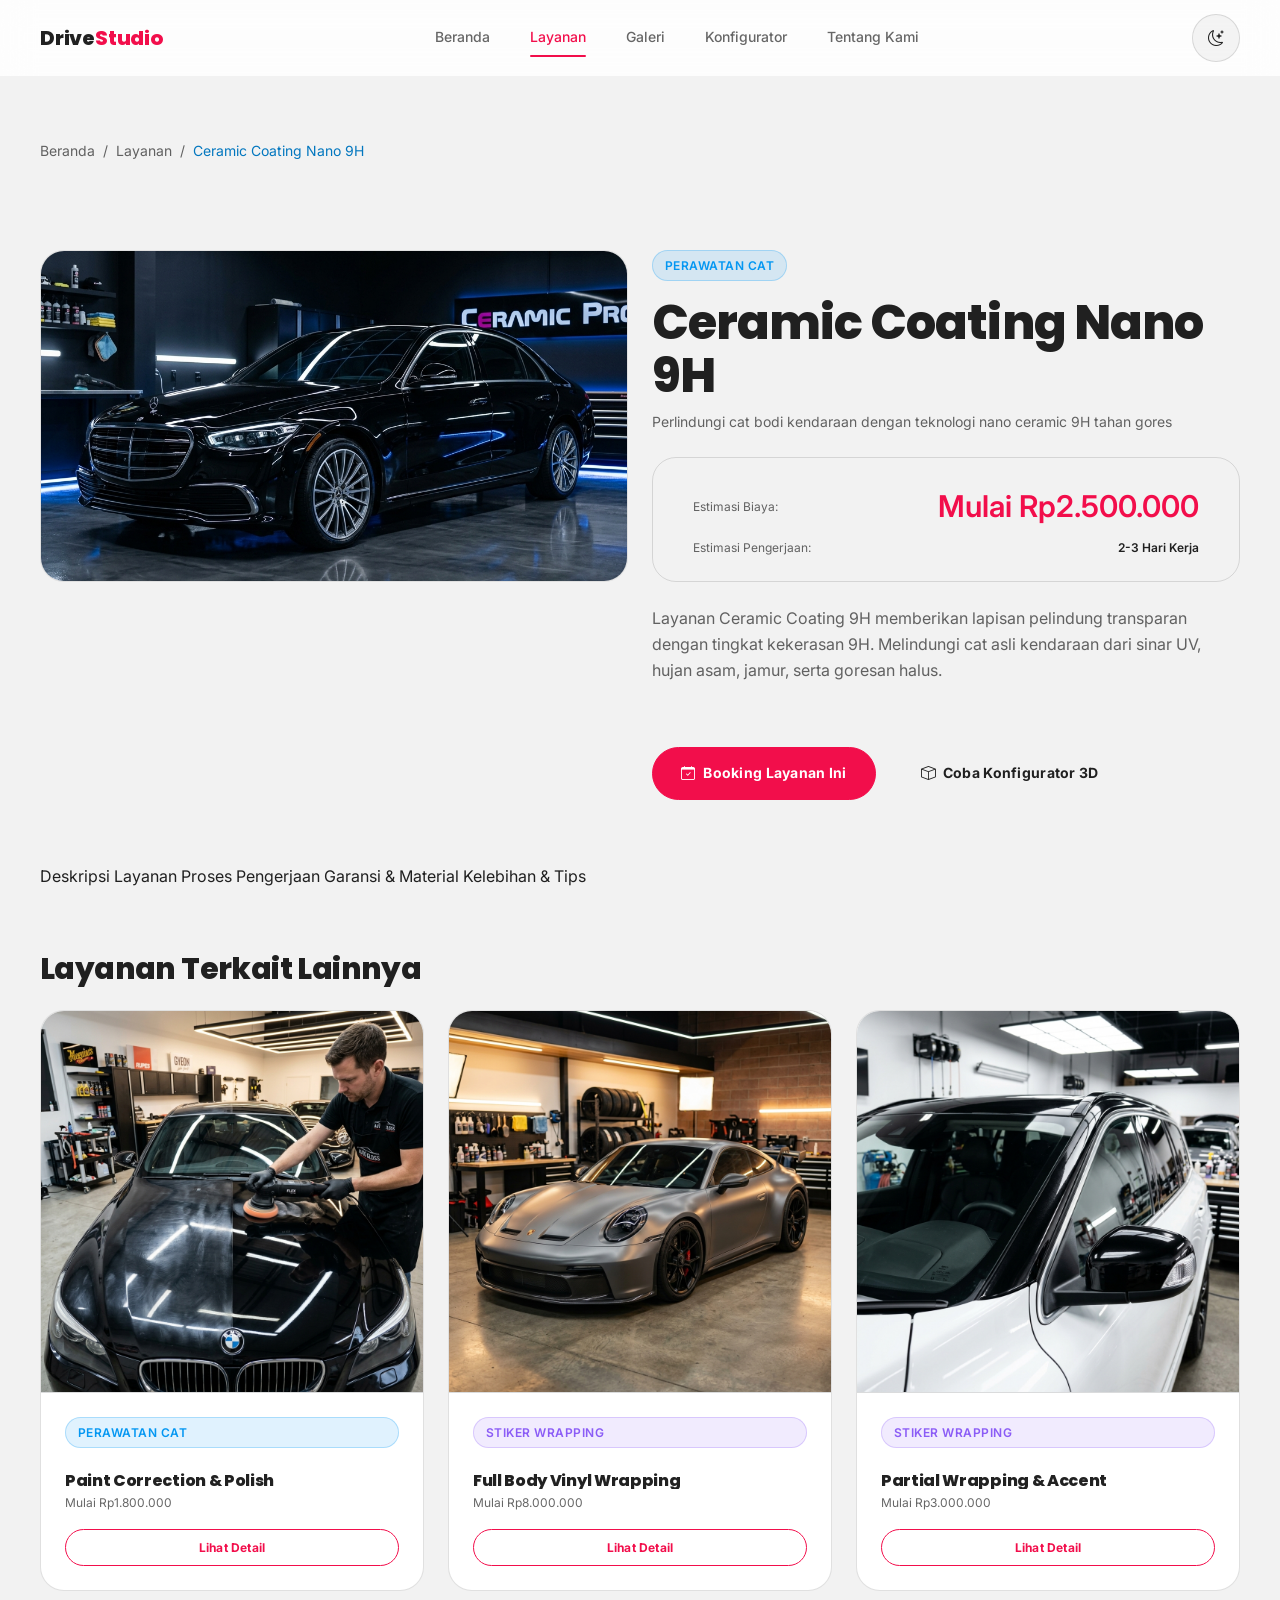
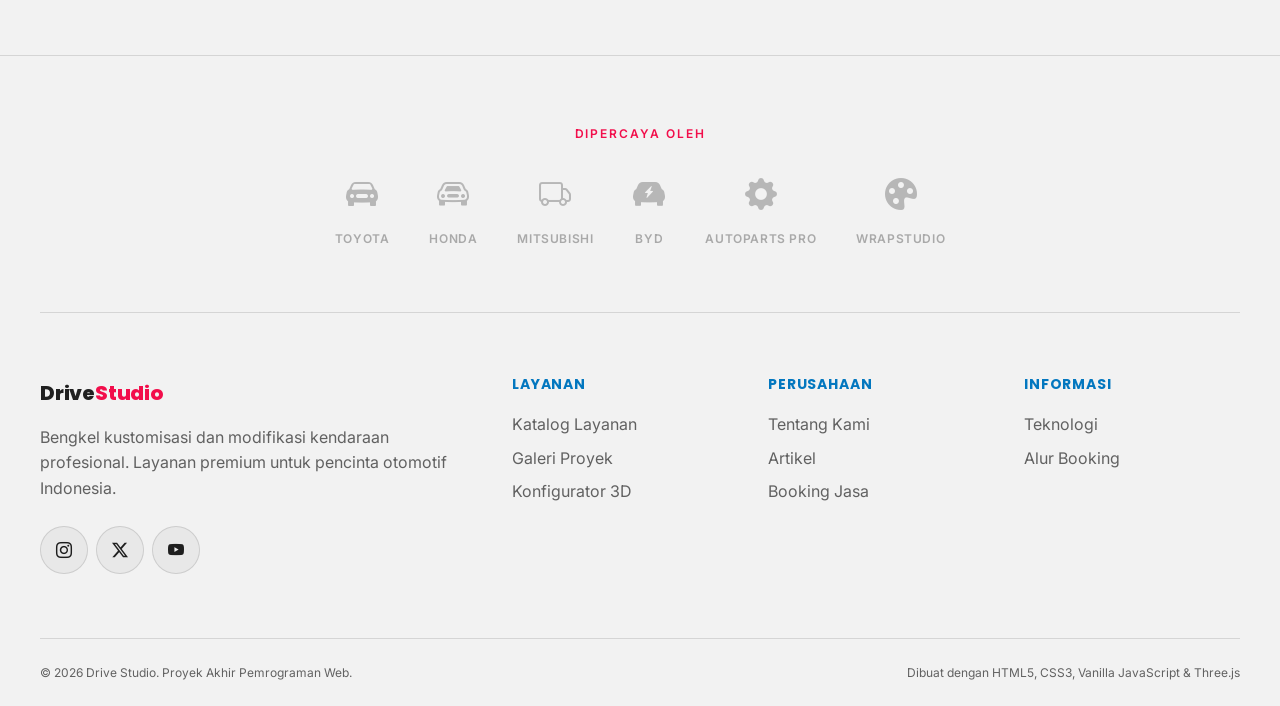
<file: detail.html>
<!DOCTYPE html>
<html lang="id">
<head>
  <meta charset="UTF-8" />
  <meta name="viewport" content="width=device-width, initial-scale=1.0" />
  <title>Detail Layanan | Drive Studio</title>
  <meta name="description" content="Deskripsi lengkap, estimasi biaya, proses pengerjaan, dan garansi layanan kustomisasi kendaraan di Drive Studio." />

  <script>
    (function () {
      try {
        var saved = JSON.parse(localStorage.getItem('ds:theme'));
        if (saved === 'light') document.documentElement.dataset.theme = 'light';
      } catch (e) {}
    })();
  </script>

  <link rel="stylesheet" href="https://cdn.jsdelivr.net/npm/bootstrap-icons@1.11.3/font/bootstrap-icons.min.css" />
  <link rel="stylesheet" href="css/main.css?v=34" />
  <link rel="stylesheet" href="css/components.css?v=34" />
  <link rel="stylesheet" href="css/animations.css?v=34" />
  <link rel="stylesheet" href="css/pages.css?v=34" />
  <link rel="stylesheet" href="css/responsive.css?v=34" />

  <meta property="og:title" content="Detail Layanan | Drive Studio" />
  <meta property="og:description" content="Informasi lengkap layanan kustomisasi dan modifikasi kendaraan." />
  <meta property="og:image" content="https://drivestudio.com/og-image.jpg" />
  <meta property="og:url" content="https://drivestudio.com/detail.html" />
  <meta property="og:type" content="website" />
  <meta name="twitter:card" content="summary_large_image" />
  <meta name="twitter:title" content="Detail Layanan | Drive Studio" />
  <meta name="twitter:description" content="Informasi lengkap layanan kustomisasi dan modifikasi kendaraan." />
  <meta name="twitter:image" content="https://drivestudio.com/og-image.jpg" />
  <link rel="canonical" href="https://drivestudio.com/detail.html" />
  <link rel="icon" href="data:image/svg+xml,<svg xmlns=%22http://www.w3.org/2000/svg%22 viewBox=%220 0 100 100%22><text y=%22.9em%22 font-size=%2290%22>🚗</text></svg>" type="image/svg+xml" />

  <link rel="preconnect" href="https://cdn.jsdelivr.net" crossorigin />
  <link rel="preconnect" href="https://fonts.googleapis.com" crossorigin />
  <link rel="preconnect" href="https://fonts.gstatic.com" crossorigin />
</head>
<body data-page="detail">
  <a href="#main-content" class="sr-only focusable-skip-link">Langsung ke konten utama</a>

  <div class="loading-screen" id="loadingScreen">
    <p class="loading-logo">DRIVE<span class="text-primary">STUDIO</span></p>
    <div class="loading-bar">
      <div class="loading-bar-fill" id="loadingBarFill"></div>
    </div>
  </div>

  <header class="navbar" id="navbar">
    <div class="container navbar-inner">
      <a href="index.html" class="navbar-brand">Drive<span>Studio</span></a>

      <nav class="navbar-links" aria-label="Navigasi Utama">
        <a href="index.html">Beranda</a>
        <a href="cars.html" class="is-active">Layanan</a>
        <a href="compare.html">Galeri</a>
        <a href="configurator.html">Konfigurator</a>
        <a href="about.html">Tentang Kami</a>
      </nav>

      <div class="navbar-actions">
        <button type="button" class="btn-icon" id="themeToggle" aria-label="Ubah Tema Terang/Gelap">
          <i class="bi bi-moon-stars" id="themeIcon"></i>
        </button>
        <button type="button" class="btn-icon navbar-toggle" id="navbarToggle" aria-label="Buka Menu" aria-expanded="false" aria-controls="navbarDrawer">
          <i class="bi bi-list" id="navbarToggleIcon"></i>
        </button>
      </div>
    </div>
  </header>

  <div class="navbar-drawer" id="navbarDrawer">
    <a href="index.html">Beranda</a>
    <a href="cars.html" class="is-active">Layanan</a>
    <a href="compare.html">Galeri</a>
    <a href="configurator.html">Konfigurator</a>
    <a href="about.html">Tentang Kami</a>
  </div>

  <main id="main-content">
    <section class="page-hero" id="tech">
      <div class="container">
        <nav class="breadcrumb reveal" aria-label="Breadcrumb">
          <a href="index.html">Beranda</a>
          <span aria-hidden="true">/</span>
          <a href="cars.html">Layanan</a>
          <span aria-hidden="true">/</span>
          <span aria-current="page" id="breadcrumbName">Ceramic Coating 9H</span>
        </nav>
      </div>
    </section>

    <section class="section">
      <div class="container">
        <div class="grid grid-2 gap-6 reveal">
          <!-- Left: Image View -->
          <div>
            <div class="card overflow-hidden">
              <div class="aspect-video" style="position: relative; background: var(--surface);">
                <img width="600" height="400" id="serviceImg" src="assets/images/ceramic_coating.png" alt="Detail Layanan" class="w-full h-full object-cover" loading="lazy" decoding="async">
              </div>
            </div>
          </div>

          <!-- Right: Details summary -->
          <div class="flex flex-col justify-center">
            <div class="flex justify-between items-center mb-3">
              <span class="badge badge-care" id="serviceBadge">Perawatan</span>
            </div>
            <h1 class="fs-h2" id="serviceTitle">Ceramic Coating 9H</h1>
            <p class="text-mid mt-2 fs-sm" id="serviceSubtitle">Perlindungi cat bodi kendaraan dengan teknologi nano ceramic 9H tahan gores</p>
            
            <div class="card mt-4 p-5" style="background: var(--surface); border: 1px solid var(--border); padding: var(--space-4) var(--space-5);">
              <div class="flex justify-between items-center mb-2 gap-3 flex-wrap">
                <span class="text-mid fs-xs" style="flex-shrink: 0;">Estimasi Biaya:</span>
                <span class="fs-h3 text-primary fw-600" id="servicePrice" style="word-break: break-word;">Mulai Rp2.500.000</span>
              </div>
              <div class="flex justify-between items-center gap-3 flex-wrap">
                <span class="text-mid fs-xs" style="flex-shrink: 0;">Estimasi Pengerjaan:</span>
                <span class="text-high fs-xs fw-600" id="serviceDuration">2-3 Hari Kerja</span>
              </div>
            </div>

            <p class="text-mid mt-4" id="serviceDesc">
              Layanan Ceramic Coating 9H memberikan lapisan pelindung transparan dengan tingkat kekerasan 9H. Melindungi cat asli kendaraan dari sinar UV, hujan asam, jamur, serta goresan halus.
            </p>

            <div class="flex gap-3 mt-6 flex-wrap">
              <a href="about.html#contact" class="btn btn-primary">
                <i class="bi bi-calendar-check"></i> Booking Layanan Ini
              </a>
              <a href="configurator.html" class="btn btn-ghost">
                <i class="bi bi-box"></i> Coba Konfigurator 3D
              </a>
            </div>
          </div>
        </div>

        <!-- Detail Tabs Section -->
        <div class="mt-6 reveal">
          <div class="tabs" role="tablist" aria-label="Detail Layanan">
            <button role="tab" aria-selected="true" aria-controls="tab-overview" id="tab-btn-overview" class="tab-btn is-active">
              Deskripsi Layanan
            </button>
            <button role="tab" aria-selected="false" aria-controls="tab-process" id="tab-btn-process" class="tab-btn">
              Proses Pengerjaan
            </button>
            <button role="tab" aria-selected="false" aria-controls="tab-warranty" id="tab-btn-warranty" class="tab-btn">
              Garansi & Material
            </button>
            <button role="tab" aria-selected="false" aria-controls="tab-benefits" id="tab-btn-benefits" class="tab-btn">
              Kelebihan & Tips
            </button>
          </div>

          <div class="tab-content mt-4" aria-live="polite">
            <!-- Tab 1: Overview -->
            <div id="tab-overview" role="tabpanel" aria-labelledby="tab-btn-overview" class="tab-panel">
              <div class="card p-5">
                <h3 class="fs-h3 mb-3">Detail Fitur & Cakupan Layanan</h3>
                <ul class="text-mid flex flex-col gap-2" id="overviewItems" style="padding-left: 1.2rem;">
                  <li>Pencucian mendalam dan pembersihan kontaminasi (decontam).</li>
                  <li>Multi-stage paint correction untuk menghilangkan swirl mark.</li>
                  <li>Aplikasi 3 lapisan Nano Ceramic Coating 9H pada seluruh bodi.</li>
                  <li>Coating khusus pada kaca depan dan velg.</li>
                </ul>
              </div>
            </div>

            <!-- Tab 2: Process -->
            <div id="tab-process" role="tabpanel" aria-labelledby="tab-btn-process" class="tab-panel" hidden>
              <div class="card p-5">
                <h3 class="fs-h3 mb-4">Tahapan Pengerjaan di Studio</h3>
                <div class="flex flex-col gap-4" id="processSteps">
                  <div class="flex gap-3 items-start">
                    <span class="badge badge-primary">Tahap 1</span>
                    <div>
                      <h4 class="fs-base fw-600">Inspeksi & Decontam Wash</h4>
                      <p class="text-mid fs-xs mt-1">Pemeriksaan kondisi cat dan pembersihan aspal, jamur, serta zat besi menggunakan clay bar.</p>
                    </div>
                  </div>
                  <div class="flex gap-3 items-start">
                    <span class="badge badge-primary">Tahap 2</span>
                    <div>
                      <h4 class="fs-base fw-600">Paint Correction & Polishing</h4>
                      <p class="text-mid fs-xs mt-1">Proses poles multi-stage untuk menghilangkan goresan halus dan mengembalikan kilap asli cat.</p>
                    </div>
                  </div>
                  <div class="flex gap-3 items-start">
                    <span class="badge badge-primary">Tahap 3</span>
                    <div>
                      <h4 class="fs-base fw-600">Aplikasi Coating & Curing</h4>
                      <p class="text-mid fs-xs mt-1">Penataan lapisan ceramic coating secara presisi dan pengeringan dengan lampu infrared curing.</p>
                    </div>
                  </div>
                  <div class="flex gap-3 items-start">
                    <span class="badge badge-primary">Tahap 4</span>
                    <div>
                      <h4 class="fs-base fw-600">Final Quality Control</h4>
                      <p class="text-mid fs-xs mt-1">Inspeksi akhir di bawah lampu inspeksi khusus sebelum serah terima kepada pelanggan.</p>
                    </div>
                  </div>
                </div>
              </div>
            </div>

            <!-- Tab 3: Warranty & Materials -->
            <div id="tab-warranty" role="tabpanel" aria-labelledby="tab-btn-warranty" class="tab-panel" hidden>
              <div class="card p-5">
                <h3 class="fs-h3 mb-3">Garansi Resmi & Spesifikasi Material</h3>
                <p class="text-mid mb-4" id="warrantyText">
                  Kami hanya menggunakan cairan ceramic coating bersertifikasi internasional yang aman untuk semua jenis cat kendaraan. Layanan ini mencakup garansi perawatan ulang jika timbul efek kusam alami.
                </p>
                <div class="grid grid-2 gap-4">
                  <div class="p-3 card" style="background: var(--surface);">
                    <h4 class="fs-sm fw-600 text-primary"><i class="bi bi-shield-check"></i> Masa Garansi</h4>
                    <p class="text-mid fs-xs mt-1" id="warrantyPeriod">Garansi hingga 5 tahun dengan masa maintenance berkala tiap 6 bulan.</p>
                  </div>
                  <div class="p-3 card" style="background: var(--surface);">
                    <h4 class="fs-sm fw-600 text-accent"><i class="bi bi-box-seam"></i> Standar Material</h4>
                    <p class="text-mid fs-xs mt-1" id="materialSpec">Cairan 9H Hardness Nano Silica berbahan dasar impor Jerman/Jepang.</p>
                  </div>
                </div>
              </div>
            </div>

            <!-- Tab 4: Benefits -->
            <div id="tab-benefits" role="tabpanel" aria-labelledby="tab-btn-benefits" class="tab-panel" hidden>
              <div class="grid grid-2 gap-4">
                <div class="card p-5">
                  <h3 class="fs-h3 text-primary mb-3"><i class="bi bi-check-circle-fill"></i> Keunggulan Utama</h3>
                  <ul class="text-mid flex flex-col gap-2" id="prosList" style="padding-left: 1.2rem;">
                    <li>Melindungi cat dari oksidasi dan bahaya sinar UV panas matahari.</li>
                    <li>Efek daun talas (hydrophobic) membuat mobil mudah dicuci.</li>
                    <li>Menjaga nilai jual kembali kendaraan tetap tinggi.</li>
                  </ul>
                </div>
                <div class="card p-5">
                  <h3 class="fs-h3 text-warning mb-3"><i class="bi bi-exclamation-circle-fill"></i> Catatan Perawatan</h3>
                  <ul class="text-mid flex flex-col gap-2" id="consList" style="padding-left: 1.2rem;">
                    <li>Hindari mencuci mobil dengan sabun cuci piring yang bersifat keras.</li>
                    <li>Jangan mengelap bodi saat kering dan berdebu untuk mencegah baret halus.</li>
                  </ul>
                </div>
              </div>
            </div>
          </div>
        </div>

        <!-- Related Services -->
        <div class="mt-6 reveal">
          <h2 class="fs-h3 mb-4">Layanan Terkait Lainnya</h2>
          <div class="grid grid-3 gap-4" id="relatedGrid">
            <!-- Dynamically populated -->
          </div>
        </div>
      </div>
    </section>
  </main>

  <footer class="footer">
    <div class="container">
      <div class="footer-partners">
        <p class="eyebrow">Dipercaya Oleh</p>
        <div class="partner-logos mt-4">
          <div class="partner-logo" aria-label="Toyota"><i class="bi bi-car-front-fill"></i><span>Toyota</span></div>
          <div class="partner-logo" aria-label="Honda"><i class="bi bi-car-front"></i><span>Honda</span></div>
          <div class="partner-logo" aria-label="Mitsubishi"><i class="bi bi-truck"></i><span>Mitsubishi</span></div>
          <div class="partner-logo" aria-label="BYD"><i class="bi bi-ev-front-fill"></i><span>BYD</span></div>
          <div class="partner-logo" aria-label="AutoParts Pro"><i class="bi bi-gear-fill"></i><span>AutoParts Pro</span></div>
          <div class="partner-logo" aria-label="WrapStudio"><i class="bi bi-palette-fill"></i><span>WrapStudio</span></div>
        </div>
      </div>

      <div class="footer-grid">
        <div>
          <a href="index.html" class="navbar-brand">Drive<span>Studio</span></a>
          <p class="mt-3">Bengkel kustomisasi dan modifikasi kendaraan profesional. Layanan premium untuk pencinta otomotif Indonesia.</p>
          <div class="social-links mt-4">
            <a href="javascript:void(0)" class="btn-icon" aria-label="Instagram"><i class="bi bi-instagram"></i></a>
            <a href="javascript:void(0)" class="btn-icon" aria-label="X (Twitter)"><i class="bi bi-twitter-x"></i></a>
            <a href="javascript:void(0)" class="btn-icon" aria-label="YouTube"><i class="bi bi-youtube"></i></a>
          </div>
        </div>

        <div>
          <h4 class="footer-heading">Layanan</h4>
          <nav class="footer-links">
            <a href="cars.html">Katalog Layanan</a>
            <a href="compare.html">Galeri Proyek</a>
            <a href="configurator.html">Konfigurator 3D</a>
          </nav>
        </div>

        <div>
          <h4 class="footer-heading">Perusahaan</h4>
          <nav class="footer-links">
            <a href="about.html">Tentang Kami</a>
            <a href="index.html#news">Artikel</a>
            <a href="about.html#contact">Booking Jasa</a>
          </nav>
        </div>

        <div>
          <h4 class="footer-heading">Informasi</h4>
          <nav class="footer-links">
            <a href="about.html#tech">Teknologi</a>
            <a href="about.html#roadmap">Alur Booking</a>
          </nav>
        </div>
      </div>

      <div class="footer-bottom">
        <p>&copy; 2026 Drive Studio. Proyek Akhir Pemrograman Web.</p>
        <p>Dibuat dengan HTML5, CSS3, Vanilla JavaScript &amp; Three.js</p>
      </div>
    </div>
  </footer>

  <script type="module">
    import { initNavbar } from './js/nav.js';
    import { initScrollReveal, initLoadingScreen } from './js/utils.js';
    import { initTabs } from './js/ui.js';

    initNavbar();
    initScrollReveal();
    initLoadingScreen();
    initTabs();

    // Theme toggle
    const toggle = document.getElementById('themeToggle');
    const icon = document.getElementById('themeIcon');
    if (toggle) {
      const saved = (() => { try { return JSON.parse(localStorage.getItem('ds:theme')); } catch { return null; } })();
      if (saved === 'light') {
        document.documentElement.dataset.theme = 'light';
        if (icon) icon.className = 'bi bi-sun-fill';
      }
      toggle.addEventListener('click', () => {
        const isLight = document.documentElement.dataset.theme === 'light';
        if (isLight) {
          delete document.documentElement.dataset.theme;
          if (icon) icon.className = 'bi bi-moon-stars';
          try { localStorage.setItem('ds:theme', JSON.stringify('dark')); } catch {}
        } else {
          document.documentElement.dataset.theme = 'light';
          if (icon) icon.className = 'bi bi-sun-fill';
          try { localStorage.setItem('ds:theme', JSON.stringify('light')); } catch {}
        }
      });
    }

    const SERVICES_DATA = {
      'ceramic-coating': {
        name: 'Ceramic Coating Nano 9H',
        category: 'Perawatan Cat',
        badgeClass: 'badge-care',
        img: 'ceramic_coating.png',
        price: 'Mulai Rp2.500.000',
        duration: '2-3 Hari Kerja',
        subtitle: 'Perlindungi cat bodi kendaraan dengan teknologi nano ceramic 9H tahan gores',
        desc: 'Layanan Ceramic Coating 9H memberikan lapisan pelindung transparan dengan tingkat kekerasan 9H. Melindungi cat asli kendaraan dari sinar UV, hujan asam, jamur, serta goresan halus.',
        items: [
          'Pencucian mendalam dan pembersihan kontaminasi (decontam).',
          'Multi-stage paint correction untuk menghilangkan swirl mark.',
          'Aplikasi 3 lapisan Nano Ceramic Coating 9H pada seluruh bodi.',
          'Coating khusus pada kaca depan dan velg.'
        ],
        warrantyText: 'Kami hanya menggunakan cairan ceramic coating bersertifikasi internasional yang aman untuk semua jenis cat kendaraan. Layanan ini mencakup garansi perawatan ulang jika timbul efek kusam alami.',
        warrantyPeriod: 'Garansi hingga 5 tahun dengan masa maintenance berkala tiap 6 bulan.',
        materialSpec: 'Cairan 9H Hardness Nano Silica berbahan dasar impor Jerman/Jepang.',
        pros: [
          'Melindungi cat dari oksidasi dan bahaya sinar UV panas matahari.',
          'Efek daun talas (hydrophobic) membuat mobil sangat mudah dicuci.',
          'Menjaga warna cat tetap mengkilap seperti baru (wet-look).'
        ],
        cons: [
          'Hindari mencuci mobil dengan sabun cuci piring yang bersifat keras.',
          'Jangan mengelap bodi saat kering dan berdebu untuk mencegah baret halus.'
        ]
      },
      'paint-correction': {
        name: 'Paint Correction & Polish',
        category: 'Perawatan Cat',
        badgeClass: 'badge-care',
        img: 'paint_correction.png',
        price: 'Mulai Rp1.800.000',
        duration: '1-2 Hari Kerja',
        subtitle: 'Restorasi kilap cat dari baret halus, jamur, dan swirl mark akibat cuci mobil',
        desc: 'Paint Correction adalah proses pemolesan bertahap menggunakan kompon mikro khusus untuk meratakan lapisan clear coat dan menghilangkan hingga 90% baret halus (swirl mark).',
        items: [
          'Pembersihan kerak air dan noda jamur cat.',
          'Poles Heavy Cut Compounding untuk baret agak dalam.',
          'Poles Medium Finish Polish untuk meratakan kilap.',
          'Aplikasi lapisan Wax/Sealant pelindung kilap.'
        ],
        warrantyText: 'Garansi kilap sempurna tanpa efek bercak compound pada karet dan kaca.',
        warrantyPeriod: 'Garansi pengerjaan 6 bulan.',
        materialSpec: 'Compound & Finishing Polish bebas silikon (paint-shop safe).',
        pros: [
          'Mengembalikan warna asli kendaraan yang kusam menjadi bening kembali.',
          'Menghilangkan bercak jamur air (water spot) yang membandel.'
        ],
        cons: [
          'Baret yang sudah menembus cat dasar tidak dapat dihilangkan hanya dengan poles.'
        ]
      },
      'full-body-wrap': {
        name: 'Full Body Vinyl Wrapping',
        category: 'Stiker Wrapping',
        badgeClass: 'badge-wrap',
        img: 'body_wrapping.png',
        price: 'Mulai Rp8.000.000',
        duration: '3-5 Hari Kerja',
        subtitle: 'Ubah warna kendaraan sepenuhnya menggunakan stiker vinyl premium tanpa merusak cat asli',
        desc: 'Layanan Full Body Wrapping melapisi seluruh permukaan eksterior kendaraan dengan stiker vinyl kelas atas. Pilihan finishing beragam dari Matte, Satin, Glossy, hingga Metallic.',
        items: [
          'Pembongkaran minor (handle pintu, spion) untuk lipatan rapi.',
          'Pembersihan permukaan bodi dengan alkohol khusus.',
          'Pemasangan stiker vinyl impor bermerek (Avery/3M/Oracal).',
          'Heating & Post-heating untuk memastikan stiker tidak mengelupas.'
        ],
        warrantyText: 'Garansi lem stiker tidak merusak cat asli saat dilepas dan garansi pengerjaan dari gelembung udara.',
        warrantyPeriod: 'Garansi resmi hingga 3 tahun.',
        materialSpec: 'Stiker Cast Vinyl Premium ketebalan 80-100 micron.',
        pros: [
          'Melindungi cat asli dari goresan langsung dan krikil jalanan.',
          'Bisa berganti warna kapan saja dan mudah dilepas kembali.'
        ],
        cons: [
          'Hindari menyemprotkan jet washer langsung dengan jarak terlalu dekat pada lekukan lipatan stiker.'
        ]
      },
      'partial-wrap': {
        name: 'Partial Wrapping & Accent',
        category: 'Stiker Wrapping',
        badgeClass: 'badge-wrap',
        img: 'partial_wrapping.png',
        price: 'Mulai Rp3.000.000',
        duration: '1 Hari Kerja',
        subtitle: 'Sentuhan kustomisasi dua warna pada bagian atap, kap mesin, atau spion',
        desc: 'Bosan dengan tampilan polos? Partial wrapping memberikan aksen kontras seperti Atop Blackout (dua warna style panoramic roof) atau kap mesin motif karbon.',
        items: [
          'Wrapping Atap (Blackout Roof Glossy).',
          'Wrapping Kap Mesin atau Bagasi.',
          'Wrapping Cover Spion dan Aksen Chrome Delete.'
        ],
        warrantyText: 'Garansi pemotongan stiker presisi tanpa menggores cat bodi.',
        warrantyPeriod: 'Garansi 2 tahun.',
        materialSpec: 'High Gloss Super Black Vinyl / 3D Carbon Vinyl.',
        pros: [
          'Pengerjaan cepat dalam 1 hari.',
          'Memberikan tampilan sporty dua warna ala mobil mewah modern.'
        ],
        cons: [
          'Perlu perawatan pembersihan teratur pada bagian atap yang sering terkena sinar matahari.'
        ]
      },
      'body-kit': {
        name: 'Body Kit & Aero Parts',
        category: 'Modifikasi Eksterior',
        badgeClass: 'badge-mod',
        img: 'body_kit.png',
        price: 'Mulai Rp15.000.000',
        duration: '5-7 Hari Kerja',
        subtitle: 'Pemasangan wide body kit, lip spoiler, side skirts, dan rear diffuser',
        desc: 'Ubah karakter kendaraan Anda menjadi lebih agresif dan aerodinamis dengan pemasangan paket body kit kustom berbahan FRP berkualitas tinggi atau ABS fleksibel.',
        items: [
          'Fitting & Alignment presisi sesuai sasis mobil.',
          'Pengecatan oven sesuai kode warna asli kendaraan.',
          'Pemasangan dengan braket aman & seal khusus.',
          'Finishing instalasi lip spoiler & diffuser.'
        ],
        warrantyText: 'Garansi cat body kit tidak pecah atau belang dari bodi asli.',
        warrantyPeriod: 'Garansi pengerjaan & cat 2 tahun.',
        materialSpec: 'Material ABS Grade A / Fiberglass Reinforced Polymer (FRP).',
        pros: [
          'Tampilan eksterior berubah drastis menjadi sporty dan unik.',
          'Meningkatkan tingkat aerodinamis kendaraan di kecepatan tinggi.'
        ],
        cons: [
          'Ground clearance menjadi sedikit lebih rendah, perlu hati-hati di polisi tidur tinggi.'
        ]
      },
      'carbon-fiber': {
        name: 'Carbon Fiber Parts Upgrade',
        category: 'Modifikasi Eksterior',
        badgeClass: 'badge-mod',
        img: 'carbon_fiber_parts.png',
        price: 'Mulai Rp5.000.000',
        duration: '2-3 Hari Kerja',
        subtitle: 'Upgrade kap mesin, kap bagasi, dan spion karbon fiber asli',
        desc: 'Komponen serat karbon ringan untuk mengurangi bobot sekaligus mempercantik estetika mobil balap modern.',
        items: [
          'Pemasangan kap mesin karbon fiber dry carbon.',
          'Cover spion dan rear wing spoiler karbon.',
          'Finishing clear coat UV protection.'
        ],
        warrantyText: 'Garansi serat karbon asli tidak menguning atau pecah retak.',
        warrantyPeriod: 'Garansi 2 tahun.',
        materialSpec: 'Real Carbon Fiber Weave 3K Twill Glossy Finish.',
        pros: ['Sangat ringan dan kuat.', 'Memberikan tampilan racing performa tinggi.'],
        cons: ['Perlu kehati-hatian saat membersihkan agar clear coat tidak tergores pasir.']
      },
      'custom-interior': {
        name: 'Custom Interior Retrim',
        category: 'Kustom Interior',
        badgeClass: 'badge-interior',
        img: 'interior_mod.png',
        price: 'Mulai Rp7.000.000',
        duration: '3-5 Hari Kerja',
        subtitle: 'Retrim jok kulit sintetis/Nappa, dashboard custom, dan door trim',
        desc: 'Transformasi total suasana kabin interior kendaraan Anda dengan material kulit premium buatan pabrik atau kulit impor Nappa.',
        items: [
          'Bongkar jok asli dan pembuatan pola jahitan kustom.',
          'Retrim jok depan, belakang, dan armrest.',
          'Retrim doortrim dan stir kulit perforated.'
        ],
        warrantyText: 'Garansi jahitan dan kelupasan bahan kulit.',
        warrantyPeriod: 'Garansi 3 tahun.',
        materialSpec: 'Microfiber Leather / Genuine Nappa Leather.',
        pros: ['Kabin jauh lebih mewah dan nyaman.', 'Mudah dibersihkan dari tumpahan cairan.'],
        cons: ['Perlu perawatan leather conditioner setiap 3 bulan.']
      },
      'ambient-lighting': {
        name: 'Ambient LED Lighting System',
        category: 'Kustom Interior',
        badgeClass: 'badge-interior',
        img: 'ambient_lighting.png',
        price: 'Mulai Rp2.000.000',
        duration: '1 Hari Kerja',
        subtitle: 'Instalasi LED ambient light RGB 64 warna terintegrasi aplikasi smartphone',
        desc: 'Ciptakan suasana kabin futuristik khas mobil mewah dengan sistem pencahayaan LED ambient tersembunyi yang dapat disesuaikan warnanya.',
        items: [
          'Pemasangan optik LED pada dashboard dan 4 pintu.',
          'Pemasangan footwell light bawah jok.',
          'Koneksi modul Bluetooth ke smartphone app.'
        ],
        warrantyText: 'Garansi modul kelistrikan dan lampu LED tidak mati.',
        warrantyPeriod: 'Garansi 1 tahun.',
        materialSpec: 'Acrylic LED Strip 64 Color RGB App Control.',
        pros: ['Warna dapat diubah sesuka hati.', 'Pengoperasian mudah lewat aplikasi HP.'],
        cons: ['Perlu kelistrikan yang teratur dan rapi.']
      },
      'upgrade-velg': {
        name: 'Upgrade Velg & Ban',
        category: 'Velg & Ban',
        badgeClass: 'badge-wheels',
        img: 'velg_upgrade.png',
        price: 'Mulai Rp3.000.000',
        duration: '1 Hari Kerja',
        subtitle: 'Ganti velg aftermarket forged / flow-formed bermerek dengan ban performa',
        desc: 'Upgrade velg adalah cara paling efektif mengubah stance kendaraan. Kami menyediakan velg kualitas forged berbobot ringan yang meningkatkan performa berkendara.',
        items: [
          'Konsultasi ukuran PCD, Offset (ET), dan lebar velg ideal.',
          'Bongkar pasang dengan mesin tyre changer khusus tanpa menggores velg.',
          'Balancing roda 3D laser precision.',
          'Spooring 3D wheel alignment.'
        ],
        warrantyText: 'Garansi velg asli bebas retak manufaktur dan garansi spooring presisi.',
        warrantyPeriod: 'Garansi resmi pabrikan velg 1-3 tahun.',
        materialSpec: 'Velg Alloy Forged / Flow Formed bermerek teruji.',
        pros: [
          'Memangkas bobot un-sprung weight sehingga mobil lebih responsif.',
          'Tampilan stance roda menjadi lebih padat dan gagah.'
        ],
        cons: [
          'Profil ban lebih tipis memerlukan kehati-hatian ekstra saat melindas lubang.'
        ]
      },
      'brake-kit': {
        name: 'Big Brake Kit Upgrade (BBK)',
        category: 'Velg & Ban',
        badgeClass: 'badge-wheels',
        img: 'brake_kit.png',
        price: 'Mulai Rp8.000.000',
        duration: '1 Hari Kerja',
        subtitle: 'Upgrade rem performa dengan kaliper Big Brake Kit 4/6 pot',
        desc: 'Tingkatkan daya cengkeram pengereman dan penampilan roda dengan kaliper Big Brake Kit berukuran besar.',
        items: [
          'Pemasangan kaliper Big Brake Kit 4 atau 6 pot.',
          'Rotor piringan rem drilled & slotted.',
          'Brake line stainless steel braided.'
        ],
        warrantyText: 'Garansi pengereman dan kebocoran minyak rem.',
        warrantyPeriod: 'Garansi 1 tahun.',
        materialSpec: 'Forged Aluminum Caliper & High Carbon Rotor Disc.',
        pros: ['Jarak pengereman lebih pendek.', 'Tampilan roda jauh lebih padat dan sporty.'],
        cons: ['Memerlukan velg dengan spesifikasi offset yang mendukung clearance kaliper.']
      },
      'audio-premium': {
        name: 'System Audio Premium & Soundproof',
        category: 'Audio & Elektronik',
        badgeClass: 'badge-audio',
        img: 'audio_premium.png',
        price: 'Mulai Rp4.000.000',
        duration: '2 Hari Kerja',
        subtitle: 'Sistem audio high-end dengan DSP, subwoofer & peredam suara',
        desc: 'Nikmati kualitas suara musik layaknya konser di dalam kabin mobil Anda dengan tuning DSP profesional.',
        items: [
          'Pemasangan peredam suara 2 lapis pada 4 pintu.',
          'Instalasi speaker 2-way / 3-way component.',
          'Processor DSP & Subwoofer aktif / pasif.'
        ],
        warrantyText: 'Garansi instalasi bebas noise dan garansi perangkat audio.',
        warrantyPeriod: 'Garansi 1 tahun.',
        materialSpec: 'DSP Amp, Hi-Res Component Speaker & Aluminium Sound Proofing.',
        pros: ['Kabin jauh lebih senyap dari suara bising luar.', 'Kualitas vokal dan bass sangat jernih.'],
        cons: ['Membutuhkan waktu tuning akustik yang cermat.']
      },
      'racing-livery': {
        name: 'Racing Livery Design & Wrap',
        category: 'Stiker Wrapping',
        badgeClass: 'badge-wrap',
        img: 'racing_livery.png',
        price: 'Mulai Rp12.000.000',
        duration: '3-4 Hari Kerja',
        subtitle: 'Desain livery balap kustom & cetak vinyl high resolution',
        desc: 'Wujudkan desain mobil balap impian dengan livery kustom hasil cetak vinyl definisi tinggi.',
        items: [
          'Desain 3D kustom grafis livery balap.',
          'Cetak vinyl high resolution dengan laminasi matte/gloss.',
          'Pemasangan presisi mengikuti kontur lekuk bodi.'
        ],
        warrantyText: 'Garansi ketahanan warna dari pudar sinar matahari.',
        warrantyPeriod: 'Garansi 2 tahun.',
        materialSpec: 'High Resolution Printed Cast Vinyl + UV Overlaminate.',
        pros: ['Tampilan 100% kustom beda dari mobil lainnya.', 'Melindungi cat asli.'],
        cons: ['Desain ramah balap memerlukan proses konfirmasi grafis sebelum dicetak.']
      }
    };

    const serviceId = new URLSearchParams(location.search).get('car') || 'ceramic-coating';
    const data = SERVICES_DATA[serviceId] || SERVICES_DATA['ceramic-coating'];

    document.title = `${data.name} | Drive Studio`;
    document.getElementById('breadcrumbName').textContent = data.name;
    document.getElementById('serviceTitle').textContent = data.name;
    document.getElementById('serviceSubtitle').textContent = data.subtitle;
    document.getElementById('servicePrice').textContent = data.price;
    document.getElementById('serviceDuration').textContent = data.duration;
    document.getElementById('serviceDesc').textContent = data.desc;
    document.getElementById('serviceImg').src = `assets/images/${data.img}`;
    document.getElementById('serviceImg').alt = data.name;

    const badgeEl = document.getElementById('serviceBadge');
    badgeEl.textContent = data.category;
    badgeEl.className = `badge ${data.badgeClass}`;

    // Overview list
    const overviewUl = document.getElementById('overviewItems');
    if (overviewUl && data.items) {
      overviewUl.innerHTML = data.items.map(item => `<li>${item}</li>`).join('');
    }

    // Warranty
    if (data.warrantyText) document.getElementById('warrantyText').textContent = data.warrantyText;
    if (data.warrantyPeriod) document.getElementById('warrantyPeriod').textContent = data.warrantyPeriod;
    if (data.materialSpec) document.getElementById('materialSpec').textContent = data.materialSpec;

    // Pros / Cons
    const prosUl = document.getElementById('prosList');
    if (prosUl && data.pros) {
      prosUl.innerHTML = data.pros.map(p => `<li>${p}</li>`).join('');
    }

    const consUl = document.getElementById('consList');
    if (consUl && data.cons) {
      consUl.innerHTML = data.cons.map(c => `<li>${c}</li>`).join('');
    }

    // Related Services
    const relatedGrid = document.getElementById('relatedGrid');
    if (relatedGrid) {
      const keys = Object.keys(SERVICES_DATA).filter(k => k !== serviceId).slice(0, 3);
      relatedGrid.innerHTML = keys.map(k => {
        const item = SERVICES_DATA[k];
        return `
          <div class="card car-card">
            <div class="car-card-media">
              <img width="600" height="400" src="assets/images/${item.img}" alt="${item.name}" class="car-card-image" loading="lazy" decoding="async">
            </div>
            <div class="card-body">
              <span class="badge ${item.badgeClass}">${item.category}</span>
              <h3 class="mt-2" style="font-size: 1rem;">${item.name}</h3>
              <p class="text-mid fs-xs mt-1">${item.price}</p>
              <a href="detail.html?car=${k}" class="btn btn-outline btn-sm mt-3 w-full text-center d-block">Lihat Detail</a>
            </div>
          </div>
        `;
      }).join('');
    }
  </script>
</body>
</html>
</file>
<file: css/main.css>
/* ============================================================
   Drive Studio — main.css
   Design tokens, reset, base typography, layout & utility classes.
   Mobile-first: base rules target ~360px; responsive.css layers
   min-width overrides on top of this file.
   ============================================================ */
@import url('https://fonts.googleapis.com/css2?family=Inter:wght@400;500;600;700&family=Poppins:wght@600;700;800&family=Space+Grotesk:wght@500;600;700&display=swap');

:root {
  /* Brand palette */
  --bg: #F2F2F2;
  --bg-elevated: #ffffff;
  --card: #ffffff;
  --card-hover: #f9f9f9;
  --primary: #F20E4B;
  --primary-dim: #c20b3c;
  --secondary: #0497F2;
  --secondary-text: #0265A3;
  --accent: #0377BF;
  --accent-text: #025a91;
  --warning: #F5A448;

  /* Text (Dark on Light) */
  --text-high: rgba(0, 0, 0, 0.87);
  --text-mid: rgba(0, 0, 0, 0.60);
  --text-low: rgba(0, 0, 0, 0.55);
  --text-on-primary: #ffffff;

  /* Borders / glass */
  --border: rgba(0, 0, 0, 0.12);
  --border-strong: rgba(0, 0, 0, 0.24);
  --glass-bg: rgba(255, 255, 255, 0.85);
  --glass-border: rgba(0, 0, 0, 0.08);
  --glass-blur: 16px;

  /* Typography */
  --font-heading: 'Poppins', sans-serif;
  --font-body: 'Inter', sans-serif;
  --font-numeric: 'Space Grotesk', monospace;

  /* Type scale (mobile-first, responsive.css scales these up) */
  --fs-h1: clamp(2.25rem, 6vw, 4.5rem);
  --fs-h2: clamp(1.75rem, 4vw, 3rem);
  --fs-h3: clamp(1.375rem, 2.5vw, 1.875rem);
  --fs-h4: 1.125rem;
  --fs-body: 1rem;
  --fs-sm: 0.875rem;
  --fs-xs: 0.75rem;

  /* Radius */
  --radius-sm: 8px;
  --radius-md: 16px;
  --radius-lg: 24px;
  --radius-pill: 999px;

  /* Spacing scale */
  --space-1: 4px;
  --space-2: 8px;
  --space-3: 16px;
  --space-4: 24px;
  --space-5: 40px;
  --space-6: 64px;
  --space-7: 96px;

  /* Motion */
  --ease-out: cubic-bezier(0.16, 1, 0.3, 1);
  --ease-in-out: cubic-bezier(0.65, 0, 0.35, 1);
  --dur-fast: 150ms;
  --dur-med: 300ms;
  --dur-slow: 600ms;
  --stagger-unit: 90ms;

  /* Shadows */
  --shadow-sm: 0 4px 12px rgba(0, 0, 0, 0.05);
  --shadow-md: 0 12px 32px rgba(0, 0, 0, 0.08);
  --shadow-glow-primary: 0 8px 24px rgba(242, 14, 75, 0.3);
  --shadow-glow-accent: 0 8px 24px rgba(3, 119, 191, 0.25);

  /* Layout */
  --container-max: 1320px;
  --nav-height: 76px;
}

[data-theme="dark"] {
  --bg: #09090b;
  --bg-elevated: #18181b;
  --card: #18181b;
  --card-hover: #27272a;
  
  --text-high: rgba(255, 255, 255, 0.95);
  --text-mid: rgba(255, 255, 255, 0.70);
  --text-low: rgba(255, 255, 255, 0.55);
  
  --border: rgba(255, 255, 255, 0.12);
  --border-strong: rgba(255, 255, 255, 0.24);
  --glass-bg: rgba(9, 9, 11, 0.75);
  --glass-border: rgba(255, 255, 255, 0.08);
  
  --shadow-sm: 0 4px 12px rgba(0, 0, 0, 0.4);
  --shadow-md: 0 12px 32px rgba(0, 0, 0, 0.6);
  color-scheme: dark;
}

/* Reduced-motion users get near-instant transitions everywhere */
@media (prefers-reduced-motion: reduce) {
  :root {
    --dur-fast: 1ms;
    --dur-med: 1ms;
    --dur-slow: 1ms;
    --stagger-unit: 0ms;
  }
}

*,
*::before,
*::after {
  box-sizing: border-box;
  margin: 0;
  padding: 0;
}

html {
  color-scheme: light;
  scroll-behavior: smooth;
}

body {
  background: var(--bg);
  color: var(--text-high);
  font-family: var(--font-body);
  font-size: var(--fs-body);
  line-height: 1.6;
  overflow-x: hidden;
  -webkit-font-smoothing: antialiased;
}

img,
picture,
video,
canvas,
svg {
  display: block;
  max-width: 100%;
}

a {
  color: inherit;
  text-decoration: none;
}

button,
input,
select,
textarea {
  font: inherit;
  color: inherit;
  background: none;
  border: none;
}

button {
  cursor: pointer;
}

ul,
ol {
  list-style: none;
}

/* Visible focus state everywhere (a11y) — never remove without replacement */
:focus-visible {
  outline: 2px solid var(--primary);
  outline-offset: 3px;
  border-radius: var(--radius-sm);
}

h1,
h2,
h3,
h4 {
  font-family: var(--font-heading);
  font-weight: 800;
  line-height: 1.1;
  letter-spacing: -0.02em;
  color: var(--text-high);
}

h1 {
  font-size: var(--fs-h1);
}

h2 {
  font-size: var(--fs-h2);
}

h3 {
  font-size: var(--fs-h3);
}

h4 {
  font-size: var(--fs-h4);
}

p {
  color: var(--text-mid);
}

.text-high {
  color: var(--text-high);
}

.text-mid {
  color: var(--text-mid);
}

.text-low {
  color: var(--text-low);
}

.text-primary {
  color: var(--primary);
}

.text-secondary {
  color: var(--secondary-text);
}

.text-accent {
  color: var(--accent-text);
}

.text-warning {
  color: var(--warning);
}

.numeric,
.stat-number {
  font-family: var(--font-numeric);
  font-variant-numeric: tabular-nums;
}

.eyebrow {
  display: inline-block;
  font-family: var(--font-body);
  font-size: var(--fs-xs);
  font-weight: 600;
  letter-spacing: 0.16em;
  text-transform: uppercase;
  color: var(--primary);
}

.container {
  width: 100%;
  max-width: var(--container-max);
  margin-inline: auto;
  padding-inline: var(--space-4);   /* more side margin on phones */
}

.section {
  padding-block: var(--space-6);
}

.flex {
  display: flex;
}

.flex-wrap {
  flex-wrap: wrap;
}

.flex-col {
  flex-direction: column;
}

.items-start {
  align-items: flex-start;
}

.items-center {
  align-items: center;
}

.justify-center {
  justify-content: center;
}

.justify-between {
  justify-content: space-between;
}
.gap-2 { gap: var(--space-2); }
.gap-3 { gap: var(--space-3); }
.gap-4 { gap: var(--space-4); }
.gap-5 { gap: var(--space-5); }

.grid {
  display: grid;
  gap: var(--space-4);
}

.grid-2 { grid-template-columns: repeat(1, 1fr); }
.grid-3 { grid-template-columns: repeat(1, 1fr); }
.grid-4 { grid-template-columns: repeat(1, 1fr); }

/* Spacing utilities */
.mt-1 { margin-top: var(--space-1); } .mt-2 { margin-top: var(--space-2); }
.mt-3 { margin-top: var(--space-3); } .mt-4 { margin-top: var(--space-4); }
.mt-5 { margin-top: var(--space-5); } .mt-6 { margin-top: var(--space-6); }
.mb-1 { margin-bottom: var(--space-1); } .mb-2 { margin-bottom: var(--space-2); }
.mb-3 { margin-bottom: var(--space-3); } .mb-4 { margin-bottom: var(--space-4); } .mb-6 { margin-bottom: var(--space-6); }
.mt-7 { margin-top: var(--space-7); }

/* Font-size & Weight utilities */
.fs-h1 { font-size: var(--fs-h1); }
.fs-h2 { font-size: var(--fs-h2); }
.fs-h3 { font-size: var(--fs-h3); }
.fs-base { font-size: var(--fs-body); }
.fs-xs { font-size: var(--fs-xs); }
.fs-sm { font-size: var(--fs-sm); }
.fw-600 { font-weight: 600; }

/* Padding utilities */
.pt-0 { padding-top: 0 !important; }
.pt-4 { padding-top: var(--space-4); }
.pt-6 { padding-top: var(--space-6); }
.p-1 { padding: var(--space-1); }
.p-2 { padding: var(--space-2); }
.p-3 { padding: var(--space-3); }
.p-4 { padding: var(--space-4); }
.p-5 { padding: var(--space-5); }
.p-6 { padding: var(--space-6); }
.px-1 { padding-inline: var(--space-1); }
.px-2 { padding-inline: var(--space-2); }
.px-3 { padding-inline: var(--space-3); }
.px-4 { padding-inline: var(--space-4); }
.px-5 { padding-inline: var(--space-5); }
.px-6 { padding-inline: var(--space-6); }
.py-1 { padding-block: var(--space-1); }
.py-2 { padding-block: var(--space-2); }
.py-3 { padding-block: var(--space-3); }
.py-4 { padding-block: var(--space-4); }
.py-5 { padding-block: var(--space-5); }
.py-6 { padding-block: var(--space-6); }
.d-block { display: block; }
.text-center { text-align: center; }
.text-left { text-align: left; }
.mx-auto { margin-inline: auto; }

/* Image & Aspect Ratio */
.aspect-video { aspect-ratio: 16 / 9; }
.object-cover { object-fit: cover; }
.w-full { width: 100%; }
.h-full { height: 100%; }

/* Width constraints */
.max-w-prose { max-width: 65ch; }
.max-w-md { max-width: 60ch; }
.max-w-sm { max-width: 48ch; }
.lh-normal { line-height: 1.6; }

.line-clamp-2 {
  display: -webkit-box;
  -webkit-box-orient: vertical;
  -webkit-line-clamp: 2;
  overflow: hidden;
}

.glass {
  background: var(--glass-bg);
  backdrop-filter: blur(var(--glass-blur));
  -webkit-backdrop-filter: blur(var(--glass-blur));
  border: 1px solid var(--glass-border);
}

.sr-only {
  position: absolute;
  width: 1px;
  height: 1px;
  padding: 0;
  margin: -1px;
  overflow: hidden;
  clip: rect(0, 0, 0, 0);
  white-space: nowrap;
  border: 0;
}

/* Skip link: hidden until a keyboard user tabs to it, then revealed. */
.focusable-skip-link:focus {
  position: fixed;
  top: var(--space-3);
  left: var(--space-3);
  z-index: 1000;
  width: auto;
  height: auto;
  margin: 0;
  padding: var(--space-2) var(--space-3);
  overflow: visible;
  clip: auto;
  background: var(--primary);
  color: var(--text-on-primary);
  border-radius: var(--radius-sm);
  font-weight: 600;
}

input[type="range"] {
  -webkit-appearance: none;
  appearance: none;
  height: 4px;
  border-radius: var(--radius-pill);
  background: var(--border);
  outline: none;
  cursor: pointer;
}

input[type="range"]::-webkit-slider-thumb {
  -webkit-appearance: none;
  appearance: none;
  width: 28px;
  height: 28px;
  border-radius: 50%;
  background: var(--primary);
  box-shadow: var(--shadow-sm);
  transition: transform var(--dur-fast) var(--ease-out);
}

input[type="range"]::-webkit-slider-thumb:hover {
  transform: scale(1.15);
}

input[type="range"]::-moz-range-thumb {
  width: 28px;
  height: 28px;
  border-radius: 50%;
  background: var(--primary);
  border: none;
  box-shadow: var(--shadow-sm);
  transition: transform var(--dur-fast) var(--ease-out);
}

input[type="range"]::-moz-range-thumb:hover {
  transform: scale(1.15);
}
</file>
<file: css/components.css>
.btn {
  display: inline-flex;
  align-items: center;
  justify-content: center;
  gap: var(--space-2);
  padding: 0.875rem 1.75rem;
  border-radius: var(--radius-pill); 
  font-family: var(--font-body);
  font-size: var(--fs-sm);
  font-weight: 700; 
  letter-spacing: 0.02em;
  white-space: nowrap;
  transition: transform var(--dur-fast) var(--ease-out),
    box-shadow var(--dur-fast) var(--ease-out),
    background-color var(--dur-fast) var(--ease-out),
    border-color var(--dur-fast) var(--ease-out),
    color var(--dur-fast) var(--ease-out);
}

.btn:active {
  transform: scale(0.96); 
}

.btn-primary {
  background: var(--primary);
  color: var(--text-on-primary);
  border: 1px solid var(--primary);
}

.btn-primary:hover {
  background: var(--primary-dim);
  box-shadow: var(--shadow-glow-primary);
  transform: translateY(-2px);
}

.btn-outline {
  background: transparent;
  color: var(--primary);
  border: 1px solid var(--primary);
}

.btn-outline:hover {
  background: rgba(242, 14, 75, 0.08); /* Primary semi-transparent */
  transform: translateY(-2px);
}

.btn-ghost {
  background: transparent;
  color: var(--text-high);
  border: 1px solid transparent;
}

.btn-ghost:hover {
  background: rgba(0, 0, 0, 0.06);
}

.btn-icon {
  display: inline-flex;
  align-items: center;
  justify-content: center;
  width: 48px; /* Increased to 48px for touch target */
  height: 48px;
  padding: 0;
  border-radius: 50%;
  background: rgba(0, 0, 0, 0.04);
  border: 1px solid var(--border);
  color: var(--text-high);
  transition: background-color var(--dur-fast) var(--ease-out), border-color var(--dur-fast) var(--ease-out), color var(--dur-fast) var(--ease-out);
}

.btn-icon:hover {
  background: rgba(0, 0, 0, 0.08);
}

.btn-icon i,
.favorite-btn i {
  line-height: 1;
  vertical-align: 0;
}

.icon-btn-badged {
  position: relative;
}

.icon-btn-badge {
  position: absolute;
  top: -4px;
  right: -4px;
  min-width: 18px;
  height: 18px;
  padding: 0 4px;
  align-items: center;
  justify-content: center;
  font-size: 0.65rem;
  font-weight: 700;
  border-radius: var(--radius-pill);
  background: var(--primary);
  color: var(--text-on-primary);
}

.icon-btn-badge:not([hidden]) {
  display: flex;
}

.btn-sm {
  padding: 0.5rem 1.125rem;
  font-size: var(--fs-xs);
}

.card {
  background: var(--card);
  border: 1px solid var(--border);
  border-radius: var(--radius-lg);
  overflow: hidden;
  transition: transform var(--dur-med) var(--ease-out),
    box-shadow var(--dur-med) var(--ease-out),
    border-color var(--dur-med) var(--ease-out);
}

.card:hover {
  transform: translateY(-8px);
  border-color: var(--border-strong);
  box-shadow: 0 16px 40px rgba(0, 0, 0, 0.12); /* More prominent shadow */
}

.card-body {
  padding: var(--space-4);
}

/* Consistent card text truncation */
.card-body h3 {
  display: -webkit-box;
  -webkit-line-clamp: 2;
  -webkit-box-orient: vertical;
  overflow: hidden;
}

.card-body > p.text-mid {
  display: -webkit-box;
  -webkit-line-clamp: 3;
  -webkit-box-orient: vertical;
  overflow: hidden;
}

.badge {
  display: inline-flex;
  align-items: center;
  gap: var(--space-1);
  padding: 0.3rem 0.75rem;
  border-radius: var(--radius-pill);
  font-size: var(--fs-xs);
  font-weight: 600;
  letter-spacing: 0.04em;
  text-transform: uppercase;
  background: rgba(0, 0, 0, 0.05);
  color: var(--text-mid);
}

.badge-primary {
  background: rgba(242, 14, 75, 0.12);
  color: var(--primary);
}

.badge-accent {
  background: rgba(3, 119, 191, 0.12);
  color: var(--accent);
}

.badge-care {
  background: rgba(4, 151, 242, 0.12);
  color: #0497F2;
  border: 1px solid rgba(4, 151, 242, 0.25);
}

.badge-wrap {
  background: rgba(139, 92, 246, 0.12);
  color: #8B5CF6;
  border: 1px solid rgba(139, 92, 246, 0.25);
}

.badge-mod {
  background: rgba(242, 14, 75, 0.12);
  color: #F20E4B;
  border: 1px solid rgba(242, 14, 75, 0.25);
}

.badge-interior {
  background: rgba(16, 185, 129, 0.12);
  color: #10B981;
  border: 1px solid rgba(16, 185, 129, 0.25);
}

.badge-wheels {
  background: rgba(245, 164, 72, 0.12);
  color: #F5A448;
  border: 1px solid rgba(245, 164, 72, 0.25);
}

.badge-audio {
  background: rgba(6, 182, 212, 0.12);
  color: #06B6D4;
  border: 1px solid rgba(6, 182, 212, 0.25);
}

.input,
.select {
  width: 100%;
  padding: 0.875rem 1.5rem;
  background: var(--card);
  border: 1px solid var(--border);
  border-radius: var(--radius-md);
  color: var(--text-high);
  transition: border-color var(--dur-fast) var(--ease-out);
}

.input::placeholder {
  color: var(--text-low);
}

.input:focus,
.select:focus {
  border-color: var(--primary);
}

.input-group {
  position: relative;
}

.input-group .input {
  padding-left: 2.75rem;
}

.input-group .input-icon {
  position: absolute;
  left: 1rem;
  top: 50%;
  transform: translateY(-50%);
  color: var(--text-low);
}

.navbar {
  position: fixed;
  inset-inline: 0;
  top: 0;
  z-index: 100;
  height: var(--nav-height);
  display: flex;
  align-items: center;
  background: var(--glass-bg);
  backdrop-filter: blur(var(--glass-blur));
  -webkit-backdrop-filter: blur(var(--glass-blur));
  border-bottom: 1px solid transparent;
  transition: box-shadow var(--dur-med) var(--ease-out),
    border-color var(--dur-med) var(--ease-out);
}

.navbar.is-scrolled {
  box-shadow: var(--shadow-md);
  border-bottom-color: var(--border);
}

.navbar-inner {
  width: 100%;
  display: flex;
  align-items: center;
  justify-content: space-between;
}

.navbar-brand {
  font-family: var(--font-heading);
  font-weight: 800;
  font-size: 1.25rem;
  letter-spacing: -0.01em;
}

.navbar-brand span {
  color: var(--primary);
}

.navbar-links {
  display: none;
  align-items: center;
  gap: var(--space-5);
  font-size: var(--fs-sm);
  font-weight: 500;
}

.navbar-links a {
  position: relative;
  color: var(--text-mid);
  transition: color var(--dur-fast) var(--ease-out);
}

.navbar-links a:hover,
.navbar-links a.is-active {
  color: var(--primary);
}

.navbar-links a.is-active::after {
  content: '';
  position: absolute;
  left: 0;
  right: 0;
  bottom: -8px;
  height: 2px;
  background: var(--primary);
  border-radius: var(--radius-pill);
}

.navbar-actions {
  display: flex;
  align-items: center;
  gap: var(--space-2);
}

.navbar-toggle {
  display: flex;
  width: 44px;
  height: 44px;
  align-items: center;
  justify-content: center;
}

/* Mobile nav: compact dropdown panel anchored under the header (top-right),
   instead of a full-screen overlay — less intrusive, page stays visible. */
.navbar-drawer {
  position: fixed;
  top: calc(var(--nav-height) - var(--space-2));
  right: var(--space-3);
  left: auto;
  z-index: 99;
  width: min(260px, calc(100vw - 2 * var(--space-3)));
  display: flex;
  flex-direction: column;
  align-items: stretch;
  gap: var(--space-1);
  padding: var(--space-2);
  background: var(--glass-bg);
  backdrop-filter: blur(var(--glass-blur));
  -webkit-backdrop-filter: blur(var(--glass-blur));
  border: 1px solid var(--border);
  border-radius: var(--radius-md);
  box-shadow: var(--shadow-md);
  opacity: 0;
  visibility: hidden;
  transform: translateY(-8px);
  transition: opacity var(--dur-med) var(--ease-out),
    transform var(--dur-med) var(--ease-out),
    visibility var(--dur-med) var(--ease-out);
}

.navbar-drawer.is-open {
  opacity: 1;
  visibility: visible;
  transform: translateY(0);
}

.navbar-drawer a {
  font-family: var(--font-heading);
  font-size: 1.05rem;
  font-weight: 600;
  padding: var(--space-3);
  border-radius: var(--radius-sm);
  color: var(--text-high);
  transition: background-color var(--dur-fast) var(--ease-out), color var(--dur-fast) var(--ease-out);
}

.navbar-drawer a:hover,
.navbar-drawer a.is-active {
  background: rgba(0, 0, 0, 0.05);
  color: var(--primary);
}

[data-theme="dark"] .navbar-drawer a:hover,
[data-theme="dark"] .navbar-drawer a.is-active {
  background: rgba(255, 255, 255, 0.08);
}

.footer {
  border-top: 1px solid var(--border);
  padding-block: var(--space-6) var(--space-4);
}

.footer-grid {
  display: grid;
  gap: var(--space-5);
  grid-template-columns: 1fr;
}

.footer-heading {
  font-size: var(--fs-sm);
  font-weight: 700;
  color: var(--accent);
  margin-bottom: var(--space-3);
  text-transform: uppercase;
  letter-spacing: 0.06em;
}

.footer-links a {
  display: block;
  color: var(--text-mid);
  padding-block: var(--space-1);
  transition: color var(--dur-fast) var(--ease-out);
}

.footer-links a:hover {
  color: var(--accent);
}

.footer-bottom {
  margin-top: var(--space-6);
  padding-top: var(--space-4);
  border-top: 1px solid var(--border);
  display: flex;
  flex-direction: column;
  gap: var(--space-2);
  font-size: var(--fs-xs);
  color: var(--text-low);
}

.social-links {
  display: flex;
  gap: var(--space-2);
}

.loading-screen {
  position: fixed;
  inset: 0;
  z-index: 999;
  background: var(--bg);
  display: flex;
  flex-direction: column;
  align-items: center;
  justify-content: center;
  gap: var(--space-3);
  transition: opacity var(--dur-slow) var(--ease-out),
    visibility var(--dur-slow) var(--ease-out);
}

.loading-screen.is-hidden {
  opacity: 0;
  visibility: hidden;
  pointer-events: none;
}

/* Without JS the loader can never be dismissed, so hide it up front. */
html:not(.js) .loading-screen {
  display: none;
}

.loading-logo {
  font-family: var(--font-heading);
  font-size: 1.75rem;
  font-weight: 800;
}

.loading-bar {
  width: 200px;
  height: 2px;
  background: var(--border);
  border-radius: var(--radius-pill);
  overflow: hidden;
}

.loading-bar-fill {
  height: 100%;
  width: 0%;
  background: var(--primary);
  transition: width var(--dur-fast) linear;
}

.tabs-nav {
  display: flex;
  gap: var(--space-2);
  border-bottom: 1px solid var(--border);
  overflow-x: auto;
}

.tabs-nav button {
  padding: var(--space-3) var(--space-2);
  color: var(--text-mid);
  font-weight: 600;
  font-size: var(--fs-sm);
  border-bottom: 2px solid transparent;
  transition: color var(--dur-fast) var(--ease-out), border-color var(--dur-fast) var(--ease-out);
  white-space: nowrap;
}

.tabs-nav button.is-active {
  color: var(--primary);
  border-bottom-color: var(--primary);
}

.tab-panel {
  display: none;
  padding-block: var(--space-4);
}

.tab-panel.is-active {
  display: block;
}

.accordion-item {
  border-bottom: 1px solid var(--border);
}

.slider {
  position: relative;
  min-width: 0; /* prevents the flex track below from inflating this grid item's track width */
  border-radius: var(--radius-lg);
  overflow: hidden;
}

.slider-track {
  display: flex;
  transition: transform var(--dur-med) var(--ease-out);
}

.slider-slide {
  flex: 0 0 100%;
}

.slider-controls {
  position: absolute;
  inset-inline: var(--space-3);
  top: 50%;
  display: flex;
  justify-content: space-between;
  transform: translateY(-50%);
}

.slider-dots {
  position: absolute;
  bottom: var(--space-3);
  left: 50%;
  transform: translateX(-50%);
  display: flex;
  gap: var(--space-2);
}

.slider-dot {
  width: 8px;
  height: 8px;
  border-radius: var(--radius-pill);
  background: rgba(0, 0, 0, 0.2);
  transition: width var(--dur-med) var(--ease-out), background-color var(--dur-fast) var(--ease-out);
}

.slider-dot.is-active {
  background: var(--primary);
  width: 24px;
}

.favorite-btn {
  width: 44px;
  height: 44px;
  border-radius: 50%;
  display: flex;
  align-items: center;
  justify-content: center;
  background: rgba(0, 0, 0, 0.4);
  backdrop-filter: blur(8px);
  color: var(--secondary);
  transition: color var(--dur-fast) var(--ease-out), transform var(--dur-fast) var(--ease-out);
}

.favorite-btn:hover {
  transform: scale(1.08);
}

.favorite-btn.is-active {
  color: var(--primary);
}

.breadcrumb {
  display: flex;
  flex-wrap: wrap;
  align-items: center;
  gap: var(--space-2);
  font-size: var(--fs-sm);
  color: var(--text-mid);
}

.breadcrumb a:hover {
  color: var(--primary);
}

.breadcrumb [aria-current] {
  color: var(--accent);
}

/* Search + filter stay on one row at every width */
.toolbar {
  display: flex;
  flex-wrap: nowrap;
  align-items: center;
  gap: var(--space-2);
}

/* Search bar takes the room; the filter stays a compact, accented control */
.toolbar-search {
  flex: 1 1 auto;
  min-width: 0;
}

.toolbar .select {
  flex: 0 0 auto;
  width: auto;
  min-width: 150px;
  font-weight: 600;
  color: var(--text-high);
  background-color: rgba(242, 14, 75, 0.06);   /* subtle brand tint = looks like a filter */
  border-color: rgba(242, 14, 75, 0.4);
}

.toolbar .select:focus {
  border-color: var(--primary);
}

/* Small phones: category filter collapses to a compact funnel-icon button
   (still a real <select> — tapping it opens the normal options list). */
@media (max-width: 575.98px) {
  .toolbar .select {
    flex: 0 0 auto;
    width: 52px;
    min-width: 0;
    padding-inline: 0;
    color: transparent;
    text-indent: -9999px;
    -webkit-appearance: none;
    appearance: none;
    background-image: url("data:image/svg+xml,%3Csvg xmlns='http://www.w3.org/2000/svg' width='16' height='16' fill='%23F20E4B' viewBox='0 0 16 16'%3E%3Cpath d='M1.5 1.5A.5.5 0 0 1 2 1h12a.5.5 0 0 1 .5.5v2a.5.5 0 0 1-.128.334L10 8.692V13.5a.5.5 0 0 1-.342.474l-3 1A.5.5 0 0 1 6 14.5V8.692L1.628 3.834A.5.5 0 0 1 1.5 3.5z'/%3E%3C/svg%3E");
    background-repeat: no-repeat;
    background-position: center;
    background-size: 18px 18px;
  }
}

.car-card-media {
  position: relative;
  width: 100%;
  aspect-ratio: 1 / 1;
  display: block;
  overflow: hidden;
  background: #f8f9fa;
  border-bottom: 1px solid var(--border);
}

[data-theme="dark"] .car-card-media {
  background: #1c1c1e;
}

.car-card-image {
  width: 100%;
  height: 100%;
  object-fit: cover;
  transition: transform var(--dur-med) var(--ease-out);
}

.car-card:hover .car-card-image {
  transform: scale(1.05);
}

.car-card-price {
  font-family: var(--font-numeric);
  font-size: 1.25rem;
  font-weight: 800;
  color: var(--accent-text);   /* accent so price stands apart from title & buttons */
  letter-spacing: -0.01em;
}

/* Card is a column so every card in a row can share one height and keep
   its price + buttons pinned to the bottom edge (grid stretches the cards). */
.car-card {
  display: flex;
  flex-direction: column;
}

.car-card .card-body {
  display: flex;
  flex-direction: column;
  flex: 1;
}

.car-card .card-body > h3 {
  margin-top: var(--space-4);
}

.car-card .card-body .btn-ghost,
.car-card .card-body .btn-primary {
  flex: 1;
  justify-content: center;
  padding-inline: var(--space-2);
  font-size: var(--fs-xs);
}

/* Car cards are narrow (≈300px in the 4-column grid), so the price + two
   buttons never fit on one line and the "Konfigurasi" button gets clipped.
   Stack them: price on top, full-width buttons below — at every width. */
.car-card .card-body .justify-between.mt-4 {
  flex-direction: column;
  align-items: stretch;
  gap: var(--space-3);
  margin-top: auto;                        /* push price + buttons to the bottom */
  padding-top: var(--space-3);
  border-top: 1px solid var(--border);     /* separate price/buttons from the description */
}

.car-card .card-body .justify-between.mt-4 > .flex.gap-2 {
  width: 100%;
}

.brand-card {
  padding: var(--space-4);
  text-align: center;
}

.brand-wordmark {
  font-family: var(--font-heading);
  font-weight: 800;
  font-size: 1.375rem;
  letter-spacing: 0.02em;
  transition: letter-spacing var(--dur-med) var(--ease-out);
}

.brand-card:hover .brand-wordmark {
  letter-spacing: 0.05em;
}

.spec-table {
  display: flex;
  flex-direction: column;
}

.spec-row {
  display: flex;
  align-items: baseline;
  justify-content: space-between;
  gap: var(--space-3);
  padding-block: var(--space-3);
  border-bottom: 1px solid var(--border);
}

.spec-row:last-child {
  border-bottom: none;
}

.spec-row dt {
  color: var(--text-mid);
}

.spec-row dd {
  font-family: var(--font-numeric);
  font-weight: 600;
  color: var(--accent);
  text-align: right;
}

.stat-bar + .stat-bar {
  margin-top: var(--space-4);
}

.stat-bar-track {
  height: 8px;
  background: var(--border);
  border-radius: var(--radius-pill);
  overflow: hidden;
}

.stat-bar-fill {
  height: 100%;
  border-radius: var(--radius-pill);
  background: linear-gradient(90deg, var(--primary), var(--secondary));
}

.timeline {
  display: flex;
  flex-direction: column;
  gap: var(--space-5);
  padding-left: var(--space-5);
  border-left: 2px solid var(--border);
}

.timeline-item {
  position: relative;
}

.timeline-marker {
  position: absolute;
  left: calc(-1 * var(--space-5) - 7px);
  top: 4px;
  width: 12px;
  height: 12px;
  border-radius: 50%;
  background: var(--border);
}

.timeline-item.is-complete .timeline-marker {
  background: var(--primary);
  box-shadow: 0 0 0 4px rgba(242, 14, 75, 0.2);
}

.tech-card {
  padding: var(--space-4);
  text-align: center;
}

.tech-card i {
  font-size: 2rem;
  color: var(--primary);
}

.configurator-layout {
  display: grid;
  grid-template-columns: 1fr;
  min-height: calc(100vh - var(--nav-height));
  margin-top: var(--nav-height);
}

.configurator-sidebar {
  background: var(--card);
  border-bottom: 1px solid var(--border);
  padding: var(--space-4);
  display: flex;
  flex-direction: column;
  gap: var(--space-2);
}

@media (min-width: 992px) {
  .configurator-sidebar {
    border-bottom: none;
    border-right: 1px solid var(--border);
  }

  .configurator-sidebar--right {
    border-right: none;
    border-left: 1px solid var(--border);
  }
}

/* Mobile/tablet stacking (natural order):
   TOP    = tool groups (Kustomisasi, Studio & Kamera, Aksi) as compact chips
   MIDDLE = 3D view of the car
   BOTTOM = contextual options that change with the active tool */
@media (max-width: 991.98px) {
  .configurator-layout {
    display: flex;
    flex-direction: column;
  }

  /* TOP: left tool sidebar becomes a compact, centered chip bar */
  .configurator-sidebar:not(.configurator-sidebar--right) {
    flex-direction: row;
    flex-wrap: wrap;
    align-items: center;
    justify-content: center;      /* centered */
    gap: var(--space-1);
    padding: var(--space-2) var(--space-3);
    background: var(--bg-elevated);
  }

  .configurator-sidebar:not(.configurator-sidebar--right) .configurator-sidebar-heading {
    width: 100%;
    text-align: center;
    padding: 2px 0 0;
    font-size: 0.6rem;
  }

  .configurator-sidebar:not(.configurator-sidebar--right) .sidebar-divider {
    display: none;
  }

  .configurator-sidebar:not(.configurator-sidebar--right) .tool-button {
    flex: 0 0 auto;
    width: auto;
    gap: 6px;
    padding: 0.3rem 0.6rem;
    font-size: 0.68rem;
    border: 1px solid var(--border);
    border-radius: var(--radius-pill);
  }

  .configurator-sidebar:not(.configurator-sidebar--right) .tool-button i {
    width: auto;
    font-size: 0.85rem;
  }

  /* MIDDLE: 3D stage — compact so the whole page fits one screen */
  .configurator-canvas {
    height: 38vh;
    min-height: 220px;
    border-block: 1px solid var(--border);
  }

  /* BOTTOM: contextual option panel — compact & centered */
  .configurator-sidebar--right {
    padding: var(--space-3) var(--space-4);
    text-align: center;
  }

  .configurator-sidebar--right .configurator-sidebar-heading {
    text-align: center;
    font-size: 0.6rem;
    padding-bottom: var(--space-1);
  }

  .configurator-sidebar--right .tool-options-panel {
    max-width: 340px;
    margin-inline: auto;
  }

  .configurator-sidebar--right .option-row {
    justify-content: center;
    gap: var(--space-2);
    font-size: var(--fs-xs);
    padding: var(--space-2);
  }

  .configurator-sidebar--right .swatch-grid {
    max-width: 260px;
    margin-inline: auto;
    gap: var(--space-2);
  }

  .configurator-sidebar--right #selectedOptionLabel {
    font-size: var(--fs-xs);
    margin-top: var(--space-2) !important;
  }
}

.configurator-sidebar-heading {
  font-size: var(--fs-xs);
  font-weight: 700;
  letter-spacing: 0.08em;
  text-transform: uppercase;
  color: var(--text-low);
  padding: var(--space-2) var(--space-3);
}

.tool-button {
  display: flex;
  align-items: center;
  gap: var(--space-3);
  padding: var(--space-3);
  border-radius: var(--radius-md);
  color: var(--text-mid);
  font-weight: 600;
  font-size: var(--fs-sm);
  text-align: left;
  transition: background var(--dur-fast) var(--ease-out), color var(--dur-fast) var(--ease-out);
}

.tool-button i {
  width: 20px;
  font-size: 1.1rem;
  text-align: center;
}

.tool-button:hover {
  background: rgba(0, 0, 0, 0.06);
  color: var(--secondary);
}

.tool-button.is-active {
  background: rgba(242, 14, 75, 0.12);
  color: var(--primary);
}

.tool-button.is-active i {
  color: var(--primary);
}

.configurator-canvas {
  position: relative;
  display: flex;
  align-items: center;
  justify-content: center;
  min-height: max(50vh, 400px);
  background: radial-gradient(circle at 50% 40%, rgba(0, 0, 0, 0.05), transparent 60%), var(--bg);
  overflow: hidden;
}

.configurator-canvas canvas {
  display: block;
  width: 100%;
  height: 100%;
}

.configurator-stage-placeholder {
  display: flex;
  flex-direction: column;
  align-items: center;
  gap: var(--space-3);
  color: var(--text-low);
  text-align: center;
  padding: var(--space-4);
}

.configurator-stage-placeholder.is-hidden {
  display: none;
}

.configurator-back {
  position: absolute;
  top: var(--space-3);
  left: var(--space-3);
  z-index: 2;
}

.configurator-car-label {
  position: absolute;
  top: var(--space-3);
  left: 50%;
  transform: translateX(-50%);
  z-index: 2;
  text-align: center;
}

.sidebar-divider {
  height: 1px;
  border: none;
  background: var(--border);
  margin-block: var(--space-2);
}

.swatch-grid {
  display: grid;
  grid-template-columns: repeat(5, 1fr);
  gap: var(--space-3);
}

.swatch {
  position: relative;
  width: 100%;
  aspect-ratio: 1;
  border-radius: 50%;
  border: 2px solid transparent;
  outline: 1px solid var(--border);
  outline-offset: 2px;
  transition: transform var(--dur-fast) var(--ease-out), border-color var(--dur-fast) var(--ease-out);
}

.swatch:hover {
  transform: scale(1.08);
}

.swatch.is-selected {
  border-color: var(--primary);
  outline-color: var(--primary);
}

.option-row {
  display: flex;
  align-items: center;
  justify-content: space-between;
  width: 100%;
  text-align: left;
  padding: var(--space-3);
  border-radius: var(--radius-md);
  color: var(--text-mid);
  font-size: var(--fs-sm);
  font-weight: 600;
  cursor: pointer;
  background: none;
  border: none;
}

.option-row:hover {
  background: rgba(0, 0, 0, 0.06);
  color: var(--secondary);
}

.option-row.is-selected {
  background: rgba(242, 14, 75, 0.12);
  color: var(--primary);
}

.video-wrapper {
  position: relative;
  padding-bottom: 56.25%; /* 16:9 */
  height: 0;
  overflow: hidden;
  border-radius: var(--radius-lg);
  border: 1px solid var(--border);
  background: var(--card);
}

.video-wrapper iframe {
  position: absolute;
  top: 0;
  left: 0;
  width: 100%;
  height: 100%;
}

.contact-form {
  max-width: 720px;
}

/* Lone submit button reads better centered under the form */
.contact-form button[type="submit"] {
  display: flex;
  width: fit-content;
  margin-inline: auto;
}

.form-grid {
  display: grid;
  grid-template-columns: 1fr;
  gap: var(--space-4);
}

@media (min-width: 576px) {
  .form-grid {
    grid-template-columns: repeat(2, 1fr);
  }
}

.form-group {
  display: flex;
  flex-direction: column;
  gap: var(--space-2);
}

.form-label {
  font-size: var(--fs-sm);
  font-weight: 600;
  color: var(--text-high);
}

.form-error {
  font-size: var(--fs-xs);
  color: var(--primary);
  margin: 0;
}

.input.is-invalid,
.select.is-invalid {
  border-color: var(--primary);
}

textarea.input {
  resize: vertical;
  min-height: 120px;
}

.form-success {
  text-align: center;
  padding: var(--space-6) var(--space-4);
  background: var(--card);
  border: 1px solid var(--border);
  border-radius: var(--radius-lg);
}

.footer-partners {
  text-align: center;
  padding-bottom: var(--space-6);
  margin-bottom: var(--space-6);
  border-bottom: 1px solid var(--border);
}

.partner-logos {
  display: flex;
  flex-wrap: wrap;
  justify-content: center;
  align-items: center;
  gap: var(--space-5);
}

.partner-logo {
  display: flex;
  flex-direction: column;
  align-items: center;
  gap: var(--space-2);
  filter: grayscale(100%);
  opacity: 0.5;
  transition: filter var(--dur-med) var(--ease-out), opacity var(--dur-med) var(--ease-out), transform var(--dur-med) var(--ease-out);
  cursor: default;
}

.partner-logo i {
  font-size: 2rem;
  color: var(--secondary);
}

.partner-logo span {
  font-size: var(--fs-xs);
  font-weight: 600;
  color: var(--text-mid);
  letter-spacing: 0.05em;
  text-transform: uppercase;
}

.partner-logo:hover {
  filter: grayscale(0%);
  opacity: 1;
  transform: scale(1.1);
}

.gallery-card .card-body h3 {
  font-size: 1.125rem;
  line-height: 1.4;
  min-height: 2.8em;   /* reserve 2 lines so titles line up across cards */
}

.gallery-card .card-body p.text-mid {
  font-size: var(--fs-sm);
  -webkit-line-clamp: 2;   /* keep every card to 2 lines of copy */
  min-height: 2.8rem;      /* ...and reserve that height so the tag rows align */
}

.gallery-img-wrapper img {
  transition: transform var(--dur-med) var(--ease-out);
}
.gallery-card:hover .gallery-img-wrapper img {
  transform: scale(1.05);
}

.lightbox-trigger {
  position: absolute;
  top: 50%;
  left: 50%;
  transform: translate(-50%, -50%) scale(0.8);
  background: rgba(0,0,0,0.6);
  color: #fff;
  border: none;
  width: 56px;
  height: 56px;
  border-radius: 50%;
  font-size: 1.5rem;
  display: flex;
  align-items: center;
  justify-content: center;
  opacity: 0;
  cursor: pointer;
  transition: transform var(--dur-fast) var(--ease-out), background-color var(--dur-fast) var(--ease-out);
  z-index: 2;
}

.gallery-card:hover .lightbox-trigger {
  opacity: 1;
  transform: translate(-50%, -50%) scale(1);
}

.lightbox-trigger:hover {
  background: var(--primary);
  transform: translate(-50%, -50%) scale(1.1);
}

.gallery-card {
  transition: opacity 0.3s ease, transform 0.3s ease;
}

.lightbox {
  position: fixed;
  inset: 0;
  background: rgba(0, 0, 0, 0.95);
  z-index: 10000;
  display: flex;
  align-items: center;
  justify-content: center;
  opacity: 1;
  transition: opacity 0.3s ease;
}

.lightbox[hidden] {
  display: none !important;
  opacity: 0;
}

.lightbox-btn {
  position: absolute;
  background: rgba(255, 255, 255, 0.1);
  color: #fff;
  border: none;
  border-radius: 50%;
  width: 48px;
  height: 48px;
  font-size: 1.5rem;
  display: flex;
  align-items: center;
  justify-content: center;
  cursor: pointer;
  transition: background 0.2s ease, transform 0.2s ease;
  z-index: 2;
}

.lightbox-btn:hover {
  background: rgba(255, 255, 255, 0.25);
  transform: scale(1.1);
}

#lightboxClose {
  top: var(--space-4);
  right: var(--space-4);
}

.lightbox-nav {
  top: 50%;
  transform: translateY(-50%);
}
.lightbox-nav.prev {
  left: var(--space-4);
}
.lightbox-nav.next {
  right: var(--space-4);
}

.lightbox-content {
  position: relative;
  width: 90vw;
  height: 85vh;
  display: flex;
  flex-direction: column;
  align-items: center;
  justify-content: center;
}

.lightbox-content img {
  max-width: 100%;
  max-height: calc(100% - 40px);
  object-fit: contain;
  box-shadow: 0 24px 48px rgba(0,0,0,0.5);
  border-radius: var(--radius-md);
  animation: lightboxPop 0.4s var(--ease-out) forwards;
}

.lightbox-caption {
  color: #fff;
  margin-top: var(--space-4);
  font-size: 1.25rem;
  font-weight: 600;
  text-align: center;
}

@keyframes lightboxPop {
  0% { transform: scale(0.95); opacity: 0; }
  100% { transform: scale(1); opacity: 1; }
}

@media (max-width: 767.98px) {
  .lightbox-btn { width: 48px; height: 48px; font-size: 1.25rem; }
  .lightbox-nav.prev { left: var(--space-2); }
  .lightbox-nav.next { right: var(--space-2); }
}

.article-list-card {
  display: flex;
  gap: var(--space-4);
  padding: var(--space-5);
  background: var(--card);
  border: 1px solid var(--border);
  border-radius: var(--radius-lg);
  align-items: flex-start;
}
.article-list-icon {
  flex-shrink: 0;
  font-size: 1.5rem;
  color: var(--primary);
  display: flex;
  align-items: center;
  justify-content: center;
}
.article-list-content {
  flex: 1;
}
.article-list-title {
  font-weight: 700;
  color: var(--text-high);
  margin-bottom: var(--space-1);
}
.article-list-desc {
  color: var(--text-mid);
  margin: 0;
  line-height: 1.6;
}

.article-highlight-box {
  margin: var(--space-7) 0;
  padding: var(--space-6);
  background: #2a2a2d;
  color: #fff;
  border-radius: var(--radius-lg);
  position: relative;
  overflow: hidden;
}
[data-theme="dark"] .article-highlight-box {
  background: #1c1c1e;
  border: 1px solid var(--border);
}
.article-highlight-quote {
  font-family: var(--font-heading);
  font-size: clamp(1.25rem, 3vw, 1.5rem);
  line-height: 1.4;
  font-style: italic;
  font-weight: 600;
  margin-bottom: var(--space-4);
  color: #fff;
}
.article-highlight-text {
  font-size: var(--fs-body);
  color: rgba(255, 255, 255, 0.85);
  line-height: 1.6;
  margin: 0;
}

.article-tag {
  background: var(--bg-elevated);
  color: var(--text-mid);
  padding: 0.25rem 0.75rem;
  border-radius: var(--radius-sm);
  font-size: 0.625rem;
  font-weight: 700;
  letter-spacing: 0.05em;
  text-transform: uppercase;
  border: 1px solid var(--border);
}

.btn-share {
  width: 44px;
  height: 44px;
  border-radius: 50%;
  border: 1px solid var(--border);
  display: flex;
  align-items: center;
  justify-content: center;
  color: var(--text-mid);
  transition: transform var(--dur-fast) var(--ease-out), background-color var(--dur-fast) var(--ease-out);
}
.btn-share:hover {
  background: var(--primary);
  border-color: var(--primary);
  color: #fff;
}

.bg-section-alt {
  background: color-mix(in srgb, var(--bg) 95%, var(--text-low));
}

/* Gallery Filter Bar - Mobile Horizontal Scrollable Pills */
.gallery-filter-bar {
  display: flex;
  justify-content: center;
  gap: var(--space-2);
  flex-wrap: wrap;
}

@media (max-width: 575.98px) {
  .gallery-filter-bar {
    justify-content: flex-start;
    flex-wrap: nowrap;
    overflow-x: auto;
    padding-bottom: var(--space-2);
    -webkit-overflow-scrolling: touch;
    scrollbar-width: none;
  }
  .gallery-filter-bar::-webkit-scrollbar {
    display: none;
  }
  .gallery-filter-bar .filter-btn {
    flex-shrink: 0;
  }
}

/* Progressive Skeleton Loader Base */
.skeleton {
  background: linear-gradient(90deg, var(--card) 25%, var(--bg-elevated) 50%, var(--card) 75%);
  background-size: 200% 100%;
  animation: skeletonPulse 1.5s infinite ease-in-out;
  border-radius: var(--radius-sm);
}

@keyframes skeletonPulse {
  0% { background-position: 200% 0; }
  100% { background-position: -200% 0; }
}
</file>
<file: css/animations.css>
.reveal {
  transition: opacity var(--dur-slow) var(--ease-out),
    transform var(--dur-slow) var(--ease-out);
}

/* Hidden state only applies when JS is available (the inline head script
   adds .js). Without JS the content stays visible instead of blank. */
.js .reveal {
  opacity: 0;
  transform: translateY(28px);
}

.reveal.is-revealed {
  opacity: 1;
  transform: translateY(0);
}

/* Direct children reveal in sequence rather than all at once */
.reveal-stagger > *:nth-child(1) { transition-delay: calc(var(--stagger-unit) * 0); }
.reveal-stagger > *:nth-child(2) { transition-delay: calc(var(--stagger-unit) * 1); }
.reveal-stagger > *:nth-child(3) { transition-delay: calc(var(--stagger-unit) * 2); }
.reveal-stagger > *:nth-child(4) { transition-delay: calc(var(--stagger-unit) * 3); }
.reveal-stagger > *:nth-child(5) { transition-delay: calc(var(--stagger-unit) * 4); }
.reveal-stagger > *:nth-child(6) { transition-delay: calc(var(--stagger-unit) * 5); }

@keyframes floatY {
  0%, 100% { transform: translateY(0); }
  50% { transform: translateY(-10px); }
}

@keyframes heroGlowPulse {
  0%, 100% { opacity: 1; transform: scale(1); }
  50% { opacity: 0.7; transform: scale(1.05); }
}

.anim-float {
  will-change: transform;
  animation: floatY 4s var(--ease-in-out) infinite;
}

@media (prefers-reduced-motion: reduce) {
  .anim-float {
    animation-duration: 1ms !important;
  }
}
</file>
<file: css/pages.css>
/* ============================================================
   Drive Studio — pages.css
   Page-specific layout. Each page's rules are grouped under a
   comment banner keyed to its <body data-page="..."> value.
   Shared component look-and-feel belongs in components.css, not here.
   ============================================================ */

/* First section on interior pages (everything except the Home hero) */
.page-hero {
  padding-top: calc(var(--nav-height) + var(--space-6));
  padding-bottom: var(--space-4);
}

/* Larger page titles on interior pages (overrides the .fs-h2 utility) */
.page-hero h1 {
  font-size: clamp(2.5rem, 6.5vw, 4rem);
}

.hero {
  min-height: 92vh;
  min-height: 92dvh;
  display: flex;
  align-items: center;
  position: relative;
  overflow: hidden;
  padding-top: calc(var(--nav-height) + var(--space-5));
  padding-bottom: var(--space-6);
}

.hero::before {
  content: '';
  position: absolute;
  inset: 0;
  background: radial-gradient(circle at 18% 22%, rgba(242, 14, 75, 0.08), transparent 55%),
    radial-gradient(circle at 82% 74%, rgba(4, 151, 242, 0.07), transparent 50%);
  pointer-events: none;
  animation: heroGlowPulse 8s var(--ease-in-out) infinite;
}

@media (prefers-reduced-motion: reduce) {
  .hero::before {
    animation: none;
  }
}

.hero-content {
  position: relative;
  display: grid;
  gap: var(--space-5);
  align-items: center;
  text-align: left;
}

@media (min-width: 992px) {
  .hero-content {
    grid-template-columns: 1.05fr 0.95fr;
    gap: var(--space-6);
  }
}

.hero-copy {
  max-width: 620px;
}

.hero-actions {
  display: flex;
  flex-wrap: wrap;
  gap: var(--space-3);
}

/* On phones the two CTAs stack full-width; natural width from 480px up. */
.hero-actions .btn {
  width: 100%;
}

@media (min-width: 480px) {
  .hero-actions .btn {
    width: auto;
  }
}

.hero-visual {
  display: flex;
  align-items: center;
  justify-content: center;
}

.hero-car {
  width: 100%;
  max-width: 560px;
  height: auto;
  filter: drop-shadow(0 26px 30px rgba(0, 0, 0, 0.30));
}

/* Desktop: enlarge the car and push it toward the right edge so it reads as
   "emerging from the right". The hero has overflow:hidden, so the slight bleed
   past the container is clipped intentionally (no horizontal scrollbar).
   Fully static — no animation. */
@media (min-width: 992px) {
  .hero-visual {
    justify-content: flex-end;
    overflow: visible;
  }

  .hero-car {
    max-width: none;
    width: min(58vw, 780px);
    transform: translateX(8%);
  }
}

/* Rating + stats: horizontal strip below the hero row */
.hero-stats-strip {
  margin-top: var(--space-6);
  padding-top: var(--space-5);
  border-top: 1px solid var(--border);
  display: flex;
  flex-direction: column;
  align-items: center;
  gap: var(--space-4);
}

.hero-proof {
  display: flex;
  align-items: center;
  gap: var(--space-3);
}

/* Stats stay on ONE horizontal row, even on phones (proof sits above). */
.hero-stats {
  display: flex;
  flex-wrap: nowrap;
  justify-content: center;
  gap: var(--space-2);
  width: 100%;
}

.hero-stats > div {
  display: flex;
  flex-direction: column;
  align-items: center;
  gap: var(--space-1);
  text-align: center;
  flex: 1 1 0;
  min-width: 0;
}

.hero-stat-icon {
  font-size: 1.25rem;
  line-height: 1;
  color: var(--primary);
  margin-bottom: 2px;
}

.hero-stats .stat-number {
  font-size: 1.375rem;
  line-height: 1.1;
}

.hero-stats .text-mid {
  font-size: 0.7rem;
  font-weight: 500;
  line-height: 1.25;
}

/* From tablet up: rating on the left, stat columns spread on the right */
@media (min-width: 768px) {
  .hero-stats-strip {
    flex-direction: row;
    justify-content: center;
    gap: var(--space-6);
  }

  .hero-proof {
    flex: 0 0 auto;
    padding-right: var(--space-6);
    border-right: 1px solid var(--border);
  }

  .hero-stats {
    flex: 1 1 auto;
    justify-content: space-around;
    width: auto;
    gap: var(--space-4);
  }

  .hero-stat-icon {
    font-size: 1.5rem;
  }

  .hero-stats .stat-number {
    font-size: 2rem;
  }

  .hero-stats .text-mid {
    font-size: var(--fs-sm);
  }
}

/* Staggered second testimonial — only offset once the cards sit
   side by side; on mobile (single column) it would just add an odd gap. */
@media (min-width: 768px) {
  .testimonial-offset {
    margin-top: var(--space-5);
  }
}

.cta-banner {
  background: linear-gradient(135deg, rgba(242, 14, 75, 0.05), rgba(4, 151, 242, 0.05));
  border: 1px solid var(--border);
  border-radius: var(--radius-lg);
  padding: var(--space-6) var(--space-4);
  text-align: center;
}

/* A lone button directly inside a CTA banner is reliably centered */
.cta-banner > .btn {
  display: flex;
  width: fit-content;
  margin-inline: auto;
}

/* Gallery-detail: modification checklist as a clean icon list */
.project-mods {
  list-style: none;
  padding: 0;
  margin-top: var(--space-3);
  display: flex;
  flex-direction: column;
  gap: var(--space-3);
  color: var(--text-mid);
}

.project-mods li {
  display: flex;
  align-items: flex-start;
  gap: var(--space-2);
  line-height: 1.6;
}

.project-mods li i {
  color: var(--primary);
  flex-shrink: 0;
  margin-top: 0.2rem;
}
</file>
<file: css/responsive.css>
/* ============================================================
   Drive Studio — responsive.css
   Mobile-first breakpoint overrides. Base styles in the other
   CSS files target ~360px; rules here progressively enhance
   the layout at wider viewports. Do not add max-width rules
   here — keep the cascade min-width only.
   ============================================================ */

@media (min-width: 480px) {
  .grid-3 { grid-template-columns: repeat(2, 1fr); }
}

@media (min-width: 576px) {
  .grid-2 { grid-template-columns: repeat(2, 1fr); }

  .footer-grid { grid-template-columns: repeat(2, 1fr); }

  .footer-bottom {
    flex-direction: row;
    align-items: center;
    justify-content: space-between;
  }

  /* Toolbar: wide search + compact filter side by side */
  .toolbar .select {
    min-width: 200px;
  }

  .toolbar-search {
    flex: 1 1 320px;
  }
}

@media (min-width: 768px) {
  .container {
    padding-inline: var(--space-5);
  }

  .grid-4 { grid-template-columns: repeat(2, 1fr); }

  .navbar-drawer {
    display: none;
  }

  .navbar-links {
    display: flex;
  }

  .navbar-toggle {
    display: none;
  }
}

@media (min-width: 992px) {
  .grid-3 { grid-template-columns: repeat(3, 1fr); }
  .grid-4 { grid-template-columns: repeat(3, 1fr); }

  .footer-grid { grid-template-columns: 2fr 1fr 1fr 1fr; }

  /* Configurator: sidebars + canvas side by side from here up */
  .configurator-layout {
    grid-template-columns: minmax(240px, 280px) 1fr;
  }
}

@media (min-width: 1200px) {
  .grid-4 { grid-template-columns: repeat(4, 1fr); }

  .configurator-layout {
    grid-template-columns: minmax(240px, 280px) 1fr minmax(280px, 320px);
  }
}

@media (min-width: 1440px) {
  :root {
    --container-max: 1400px;
  }
}

@media (min-width: 1920px) {
  :root {
    --container-max: 1720px;
  }

  .grid-4 { grid-template-columns: repeat(5, 1fr); }
  .grid-3 { grid-template-columns: repeat(4, 1fr); }
}
</file>
